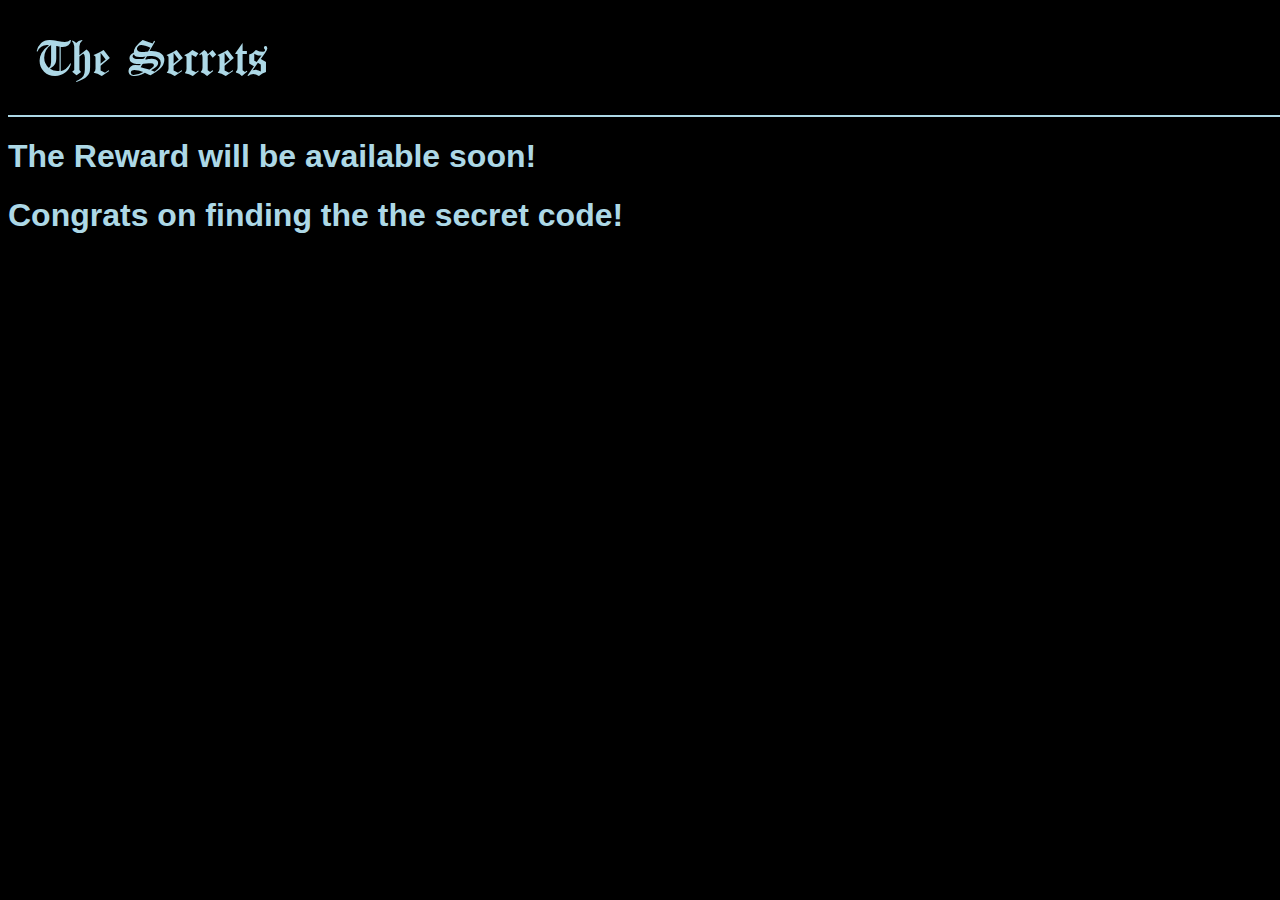
<file: A7bX2rT9zL8mQ4vYpRkH.html>
<!DOCTYPE html>
<html lang="en">
<head>
	<meta charset="UTF-8">
	<meta name="viewport" content="width=device-width, initial-scale=1.0">
	<title>Secret | MAOA</title>
	<link rel="stylesheet" href="style.css">
</head>

<!-- Google tag (gtag.js) -->
<script async src="https://www.googletagmanager.com/gtag/js?id=G-X8RGWZRRQ8"></script>
<script>
  window.dataLayer = window.dataLayer || [];
  function gtag(){dataLayer.push(arguments);}
  gtag('js', new Date());

  gtag('config', 'G-X8RGWZRRQ8');
</script>

<body class="outB">
	<header class="out">
        <a href="secret.html">The Secrets</a>
        <a href="riddle.html" class="un">Riddle</a>
    </header>
	<div class="riddle">
		<h1>The Reward will be available soon!</h1>
		<h1>Congrats on finding the the secret code!</h1>
	</div>
</body>
</html>
</file>
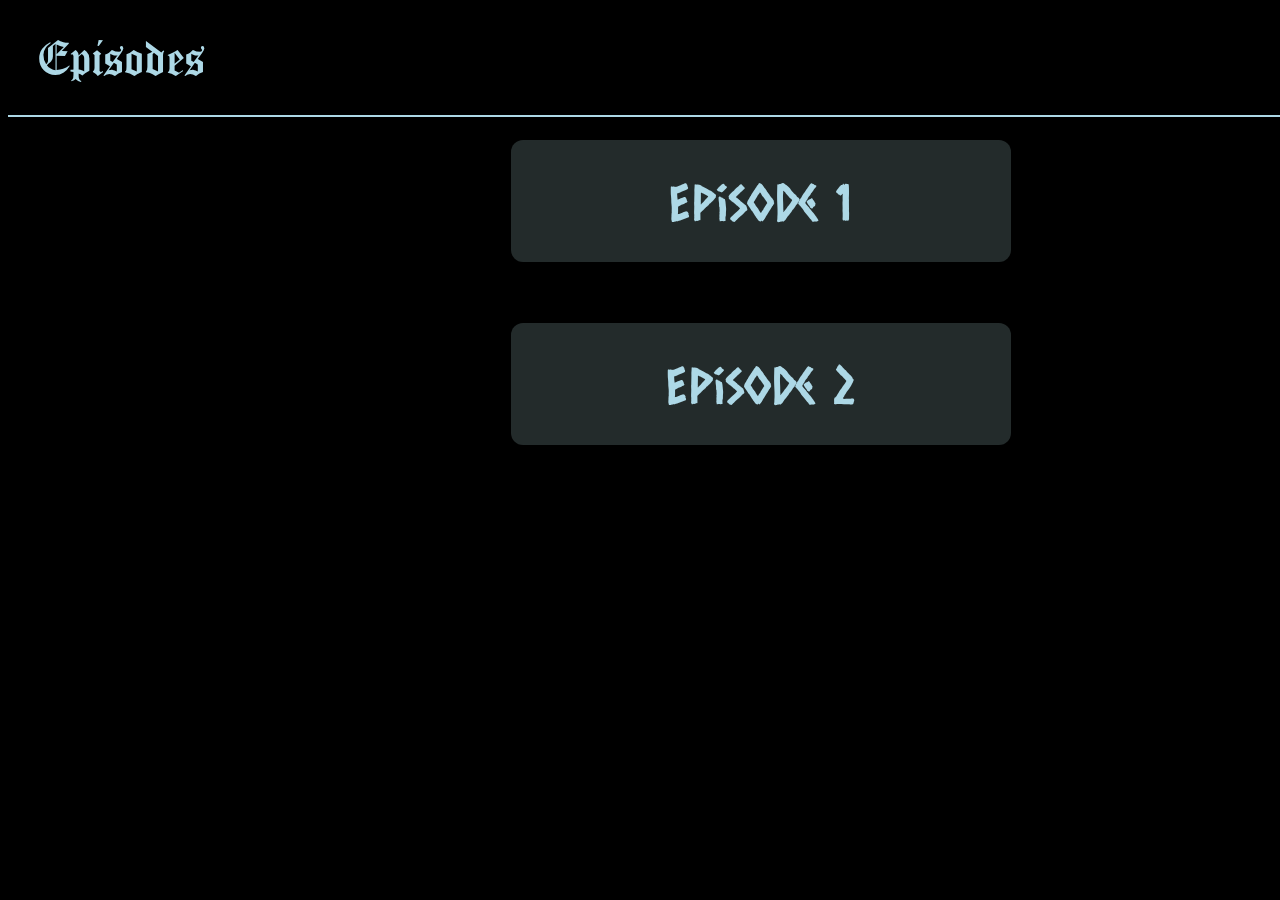
<file: episodes.html>
<!DOCTYPE html>
<html lang="en">
<head>
    <meta charset="UTF-8">
    <meta name="viewport" content="width=device-width, initial-scale=1.0">
    <title>Episodes | MAOA</title>
    <link rel="stylesheet" href="style.css">
</head>
<body class="outBE">
    <header class="outE">
        <a href="episodes.html">Episodes</a>
        <a href="index.html" class="un">Home</a>
    </header>
    <div class="container">
        <ul>
            <li>
                <a href="episodes/episode1.html"><button>Episode 1</button></a>
            </li>
                <br>
                <br>
                <br>
            <li>
                <a href="episodes/episode2.html"><button>Episode 2</button></a>
            </li>
        </ul>
    </div>
</body>
</html>
</file>
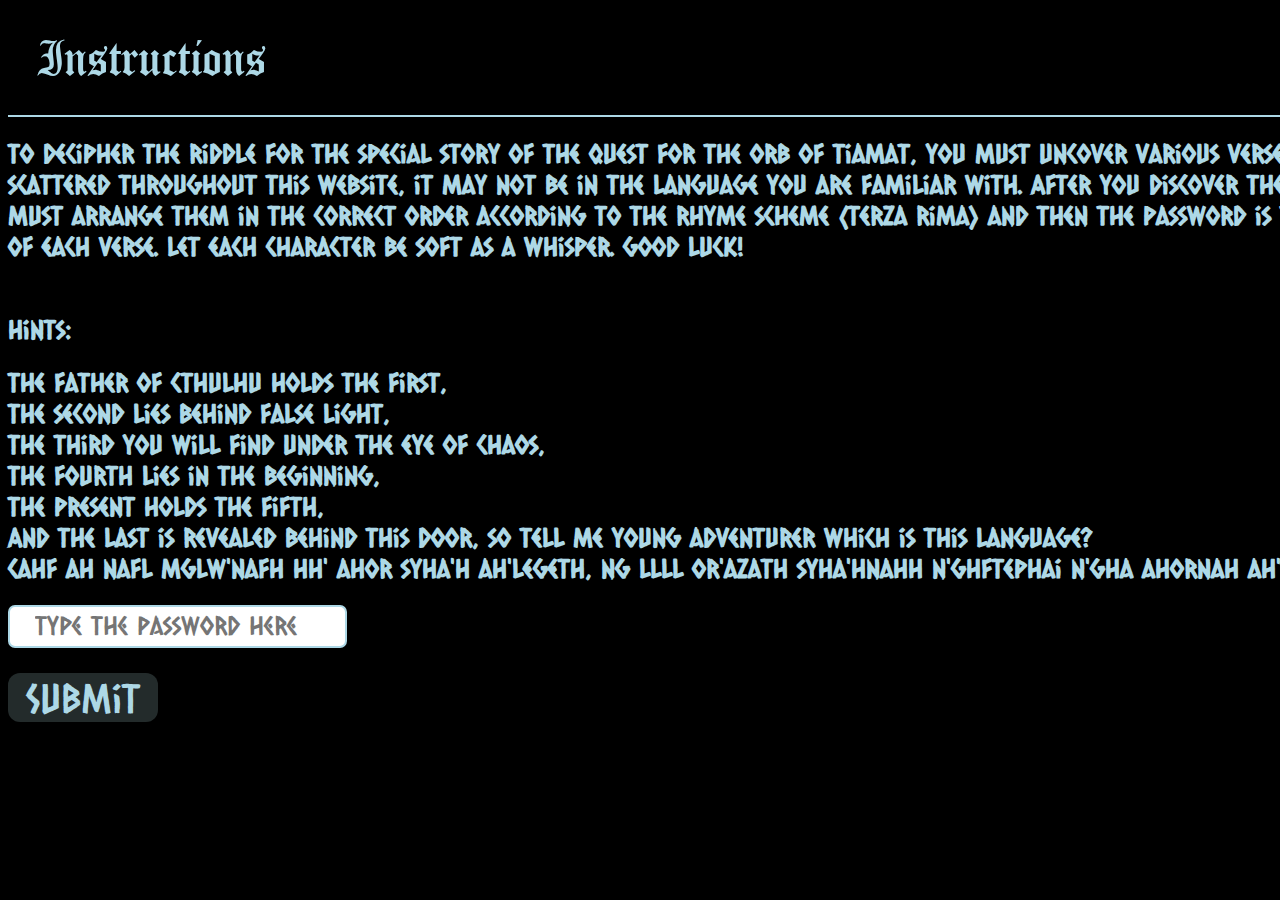
<file: Instructions.html>
<!DOCTYPE html>
<html lang="en">
<head>
	<meta charset="UTF-8">
	<meta name="viewport" content="width=device-width, initial-scale=1.0">
	<title>Instructions | MAOA</title>
	<link rel="stylesheet" href="style.css">
</head>

<!-- Google tag (gtag.js) -->
<script async src="https://www.googletagmanager.com/gtag/js?id=G-X8RGWZRRQ8"></script>
<script>
  window.dataLayer = window.dataLayer || [];
  function gtag(){dataLayer.push(arguments);}
  gtag('js', new Date());

  gtag('config', 'G-X8RGWZRRQ8');
</script>

<body class="outB">
	<header class="out">
        <a href="Instructions.html">Instructions</a>
        <a href="riddle.html" class="un">Riddle</a>
    </header>
	<div class="riddle">
		<h2>To decipher the riddle for the special story of the quest for the orb of Tiamat, you must uncover various verses of the poem scattered throughout this website, it may not be in the language you are familiar with. After you discover the verses, you must arrange them in the correct order according to the rhyme scheme (terza rima) and then the password is the first letter of each verse. Let each character be soft as a whisper. Good Luck!</h>
		<br>
		<br>
		<h2>Hints:</h2>
		<h2>
			The father of cthulhu holds the first, <br/>
			The second lies behind false light,<br/>
			The third you will find under the eye of chaos,<br/>
			The fourth lies in the beginning,<br/>
			The present holds the fifth,<br/>
			And the last is revealed behind this door, so tell me young adventurer which is this language?<br/>
			Cahf ah nafl mglw'nafh hh' ahor syha'h ah'legeth, ng llll or'azath syha'hnahh n'ghftephai n'gha ahornah ah'mglw'nafh <br/>
		</h2>
        <input id="password" placeholder="Type the password here">
        <br />
		<div class="container">
			
		</div>
        <a href="#errorMsg"><button onclick="checkPassword()" class="form">Submit</button></a>
        <p id="errorMsg"></p>
		<script>
			function hashPassword(password) {
				return btoa(password);
			}
		
			function checkPassword() {
				const password = document.getElementById("password").value;
				const hashedPassword = hashPassword(password);
		
				// Hashes of the two valid passwords
				const validHashes = [
					"cmx5ZWhpYW4=",
					"cidseWVoaWFu"
				];
		
				if (validHashes.includes(hashedPassword)) {
					document.getElementById("errorMsg").innerHTML = "like r'luhhor ot neither bthnkor nor wood ";
				} else {
					document.getElementById("errorMsg").innerHTML = "Uh-oh! That password's not quite right. Give it another shot, and you might just find the hidden part!";
				}
			}
		</script>
	</div>
</body>
</html>
</file>
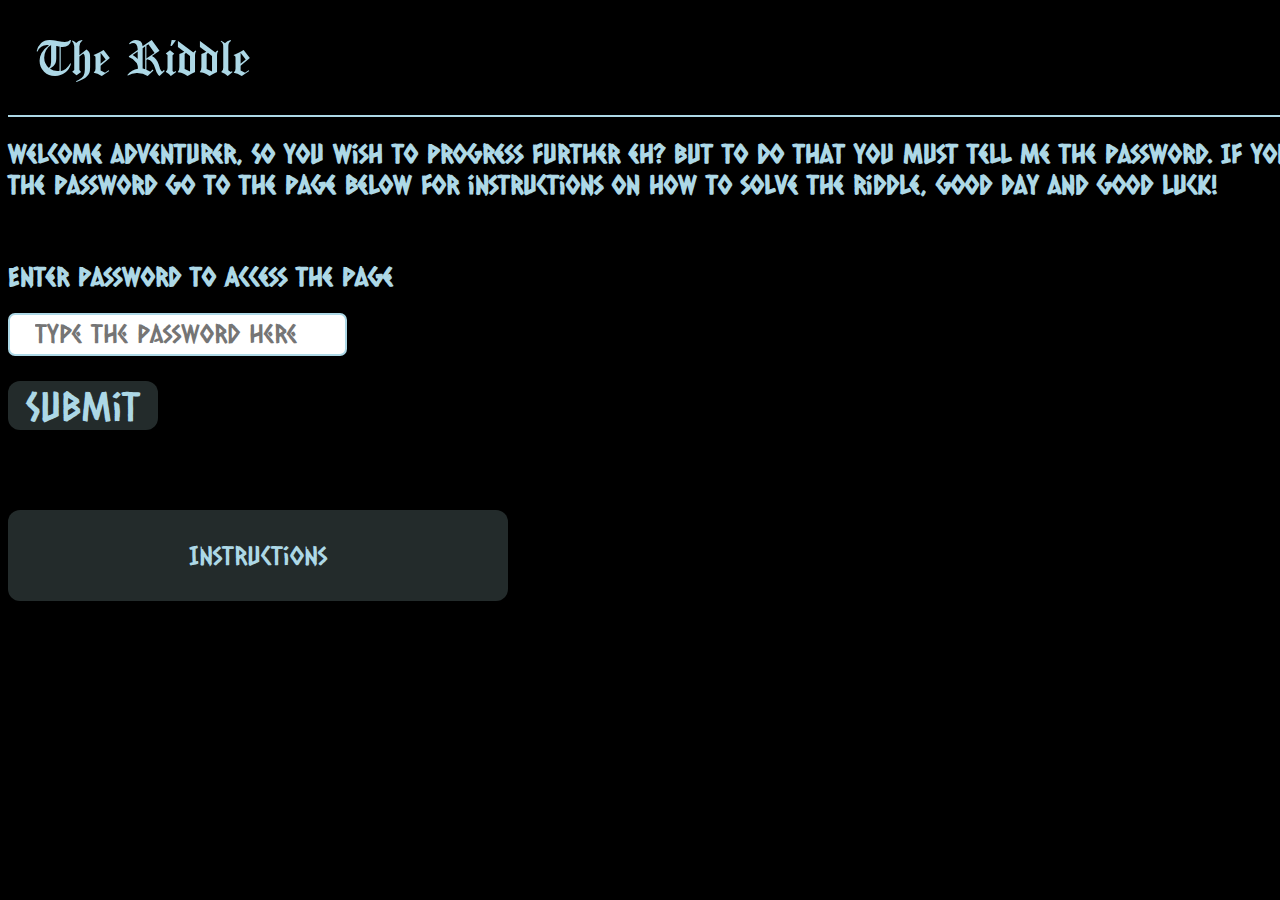
<file: riddle.html>
<!DOCTYPE html>
<html lang="en">
<head>
    <meta charset="UTF-8">
    <meta name="viewport" content="width=device-width, initial-scale=1.0">
    <title>The Riddle | MAOA</title> 
    <link rel="stylesheet" href="style.css">
</head>
<body class="outB">
    <header class="out">
        <a href="riddle.html">The Riddle</a>
        <a href="index.html" class="un">Home</a>
    </header>
    <div class="riddle">
        <h2>Welcome adventurer,
            So you wish to progress further eh? But to do that you must tell me the password.
            If you wish to find the password go to the page below for instructions on how to solve the riddle,
            Good day and good luck!</h2>
        <br>
        <h2>Enter Password to Access the Page</h2>
        <input id="password" placeholder="Type the password here">
        <br />
        <button onclick="checkPassword()" class="form">Submit</button>
        <p id="errorMsg"></p>
        <br>
        <br>
        <div class="container">
            <a href="Instructions.html"><button>Instructions</button></a>
        </div>

        <script>
            function hashPassword(password) {
                return btoa(password);
            }
        
            function checkPassword() {
                const password = document.getElementById("password").value;
                const hashedPassword = hashPassword(password);
                const correctHashedPassword = "dmVyZ2ls";
                // You Cannot Find the Password here if you are dumb. Think :)
                if (hashedPassword === correctHashedPassword) {
                    window.location.href = "A7bX2rT9zL8mQ4vYpRkH.html";
                } else {
                    document.getElementById("errorMsg").textContent = "Uh-oh! That password's not quite right. Give it another shot, and you might just find the hidden part!";
                }
            }
        </script>
        
    </div>
</body>
</html>
</file>
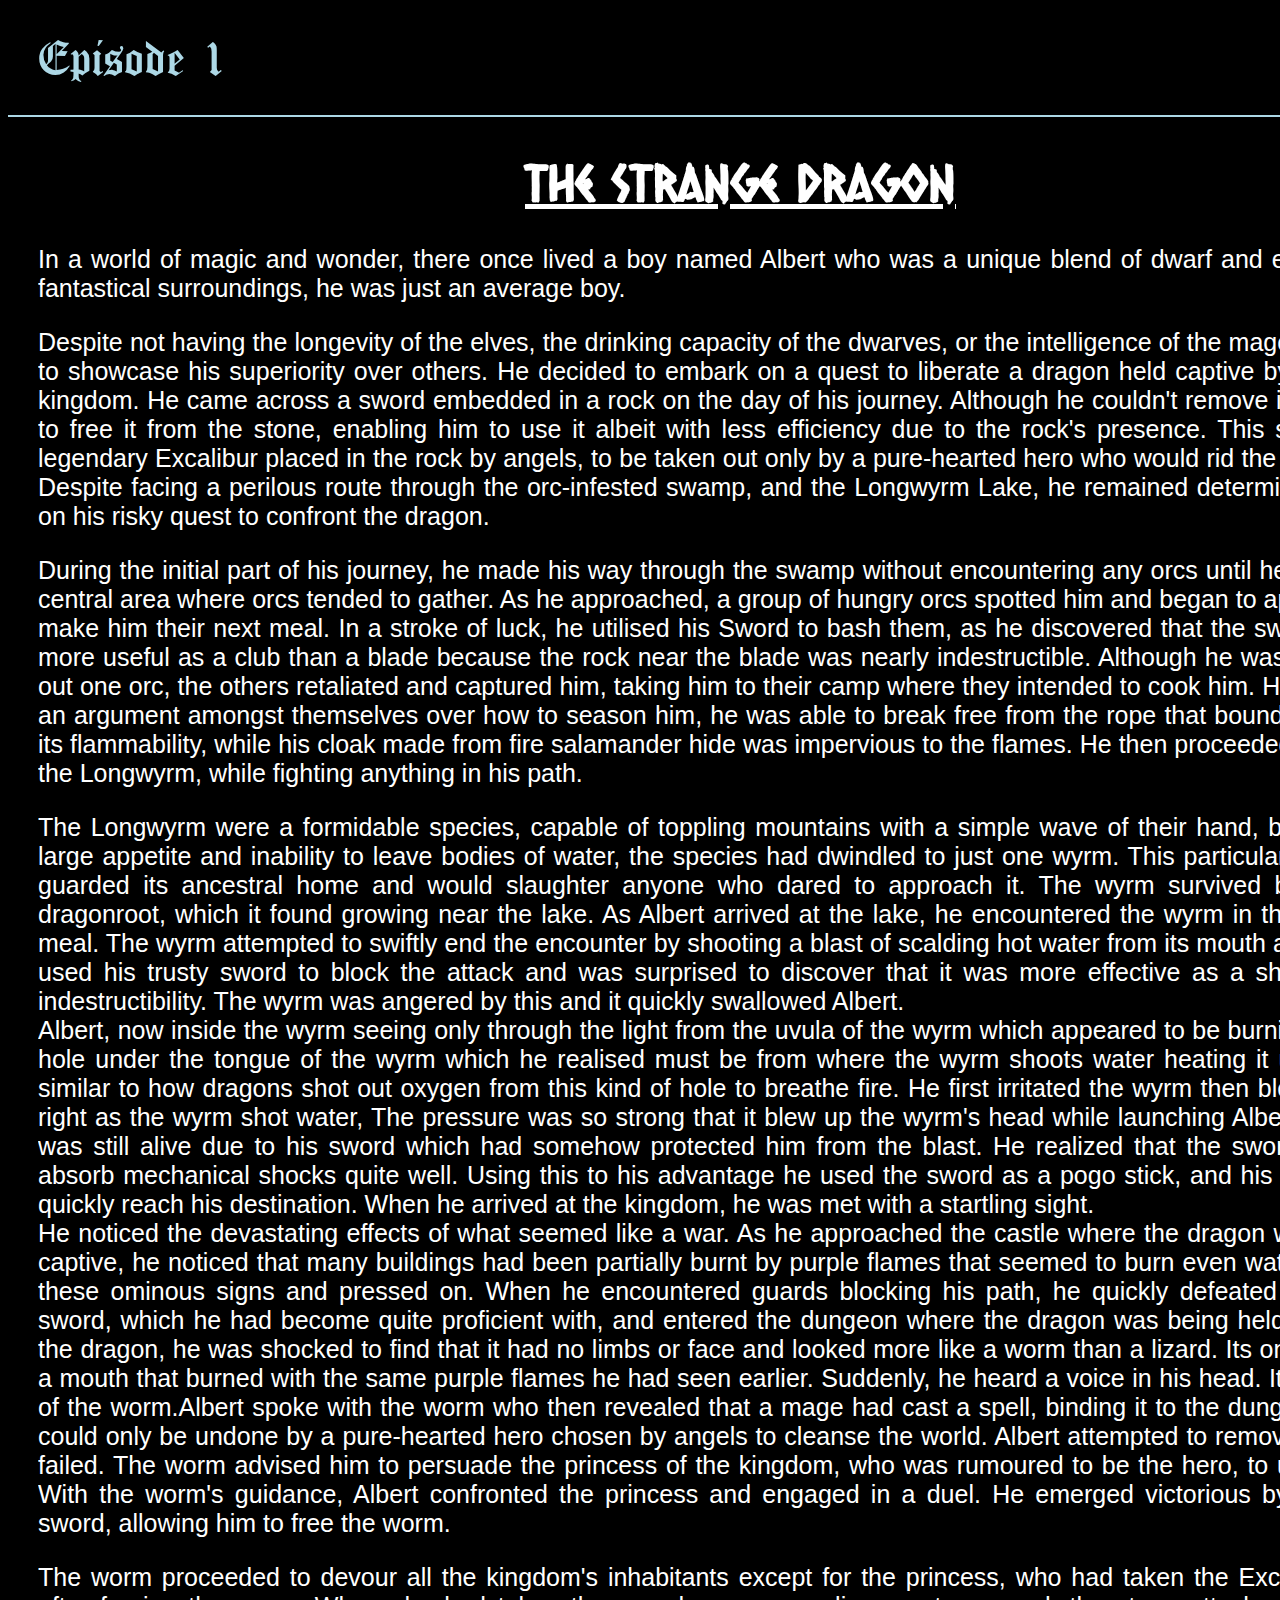
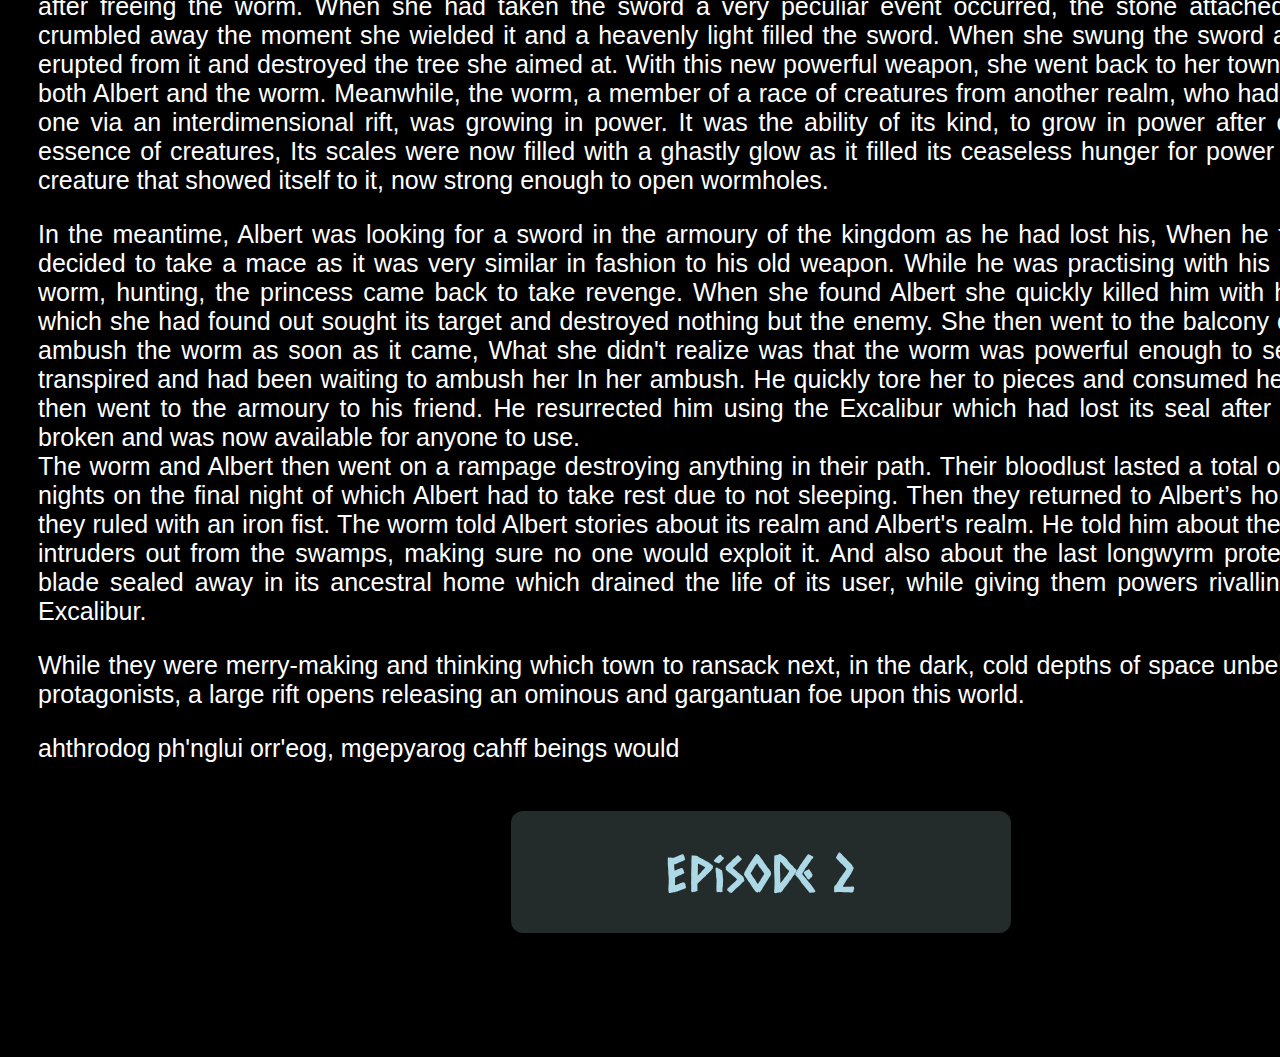
<file: episodes/episode1.html>
<!DOCTYPE html>
<html lang="en">
<head>
    <meta charset="UTF-8">
    <meta name="viewport" content="width=device-width, initial-scale=1.0">
    <title>Episode 1 | MAOA</title>
    <link rel="stylesheet" href="../style.css">
    <style>
        *{
            overflow-x: hidden;
        }
    </style>
</head>
<body class="outB"> 
    <header class="out">
        <a href="episode1.html">Episode 1</a>
        <a href="../episodes.html" class="un">Episodes</a>
    </header>
    <div class="episode">
        <h1>The Strange Dragon</h1>
        <p>In a world of magic and wonder, there once lived a boy named Albert who was a unique blend of dwarf and elf. Despite the fantastical surroundings, he was just an average boy.</p>
        <p>Despite not having the longevity of the elves, the drinking capacity of the dwarves, or the intelligence of the mages, he yearned to showcase his superiority over others.
            He decided to embark on a quest to liberate a dragon held captive by a malevolent kingdom.
            He came across a sword embedded in a rock on the day of his journey. Although he couldn't remove it, he managed to free it from the stone, enabling him to use it albeit with less efficiency due to the rock's presence. This sword was the legendary Excalibur placed in the rock by angels, to be taken out only by a pure-hearted hero who would rid the land of its evil.
            Despite facing a perilous route through the orc-infested swamp, and the Longwyrm Lake, he remained determined to embark on his risky quest to confront the dragon.
        </p>
        <p>During the initial part of his journey, he made his way through the swamp without encountering any orcs until he arrived at the central area where orcs tended to gather. As he approached, a group of hungry orcs spotted him and began to approach him to make him their next meal. In a stroke of luck, he utilised his Sword to bash them, as he discovered that the sword was much more useful as a club than a blade because the rock near the blade was nearly indestructible. Although he was able to knock out one orc, the others retaliated and captured him, taking him to their camp where they intended to cook him. However, during an argument amongst themselves over how to season him, he was able to break free from the rope that bound him thanks to its flammability, while his cloak made from fire salamander hide was impervious to the flames. He then proceeded to the lake of the Longwyrm, while fighting anything in his path.
        </p>
        <p>The Longwyrm were a formidable species, capable of toppling mountains with a simple wave of their hand, but due to their large appetite and inability to leave bodies of water, the species had dwindled to just one wyrm. This particular wyrm fiercely guarded its ancestral home and would slaughter anyone who dared to approach it. The wyrm survived by feasting on dragonroot, which it found growing near the lake. As Albert arrived at the lake, he encountered the wyrm in the middle of its meal. The wyrm attempted to swiftly end the encounter by shooting a blast of scalding hot water from its mouth at Albert. Albert used his trusty sword to block the attack and was surprised to discover that it was more effective as a shield due to its indestructibility. The wyrm was angered by this and it quickly swallowed Albert. <br> Albert, now inside the wyrm seeing only through the light from the uvula of the wyrm which appeared to be burning, saw a little hole under the tongue of the wyrm which he realised must be from where the wyrm shoots water heating it using its uvula similar to how dragons shot out oxygen from this kind of hole to breathe fire. He first irritated the wyrm then blocked the hole right as the wyrm shot water, The pressure was so strong that it blew up the wyrm's head while launching Albert upwards, he was still alive due to his sword which had somehow protected him from the blast. He realized that the sword was able to absorb mechanical shocks quite well. Using this to his advantage he used the sword as a pogo stick, and his momentum, to quickly reach his destination. When he arrived at the kingdom, he was met with a startling sight. <br> He noticed the devastating effects of what seemed like a war. As he approached the castle where the dragon was being held captive, he noticed that many buildings had been partially burnt by purple flames that seemed to burn even water. He ignored these ominous signs and pressed on. When he encountered guards blocking his path, he quickly defeated them with his sword, which he had become quite proficient with, and entered the dungeon where the dragon was being held. Upon seeing the dragon, he was shocked to find that it had no limbs or face and looked more like a worm than a lizard. Its only feature was a mouth that burned with the same purple flames he had seen earlier. Suddenly, he heard a voice in his head. It was the voice of the worm.Albert spoke with the worm who then revealed that a mage had cast a spell, binding it to the dungeon. The spell could only be undone by a pure-hearted hero chosen by angels to cleanse the world. Albert attempted to remove the spell but failed. The worm advised him to persuade the princess of the kingdom, who was rumoured to be the hero, to undo the spell. With the worm's guidance, Albert confronted the princess and engaged in a duel. He emerged victorious by breaking her sword, allowing him to free the worm. </p>
        <p>The worm proceeded to devour all the kingdom's inhabitants except for the princess, who had taken the Excalibur and fled after freeing the worm. When she had taken the sword a very peculiar event occurred, the stone attached to the sword crumbled away the moment she wielded it and a heavenly light filled the sword.  When she swung the sword a beam of light erupted from it and destroyed the tree she aimed at. With this new powerful weapon, she went back to her town, wishing to kill both Albert and the worm. Meanwhile, the worm, a member of a race of creatures from another realm, who had come into this one via an interdimensional rift, was growing in power. It was the ability of its kind, to grow in power after consuming the essence of creatures, Its scales were now filled with a ghastly glow as it filled its ceaseless hunger for power with any living creature that showed itself to it, now strong enough to open wormholes.</p>
        <p>In the meantime, Albert was looking for a sword in the armoury of the kingdom as he had lost his, When he found none he decided to take a mace as it was very similar in fashion to his old weapon. While he was practising with his mace, and the worm, hunting, the princess came back to take revenge. When she found Albert she quickly killed him with her new sword which she had found out sought its target and destroyed nothing but the enemy. She then went to the balcony of the castle to ambush the worm as soon as it came, What she didn't realize was that the worm was powerful enough to sense what had transpired and had been waiting to ambush her In her ambush. He quickly tore her to pieces and consumed her essence and then went to the armoury to his friend. He resurrected him using the Excalibur which had lost its seal after the stone was broken and was now available for anyone to use. <br> The worm and Albert then went on a rampage destroying anything in their path. Their bloodlust lasted a total of 3 days and 3 nights on the final night of which Albert had to take rest due to not sleeping. Then they returned to Albert’s hometown where they ruled with an iron fist. The worm told Albert stories about its realm and Albert's realm. He told him about the orcs who kept intruders out from the swamps, making sure no one would exploit it. And also about the last longwyrm protecting a cursed blade sealed away in its ancestral home which drained the life of its user, while giving them powers rivalling those of the Excalibur. </p>
        <p>While they were merry-making and thinking which town to ransack next, in the dark, cold depths of space unbeknownst to our protagonists, a large rift opens releasing an ominous and gargantuan foe upon this world. </p>
        <p>ahthrodog ph'nglui orr'eog, mgepyarog cahff beings would</p>
    </div>
    <div class="container">
        <ul>
            <li><a href="episode2.html"><button>Episode 2</button></a></li>
        </ul>
    </div>
    <div style="margin: 50px;"></div>
</body>
</html>
</file>
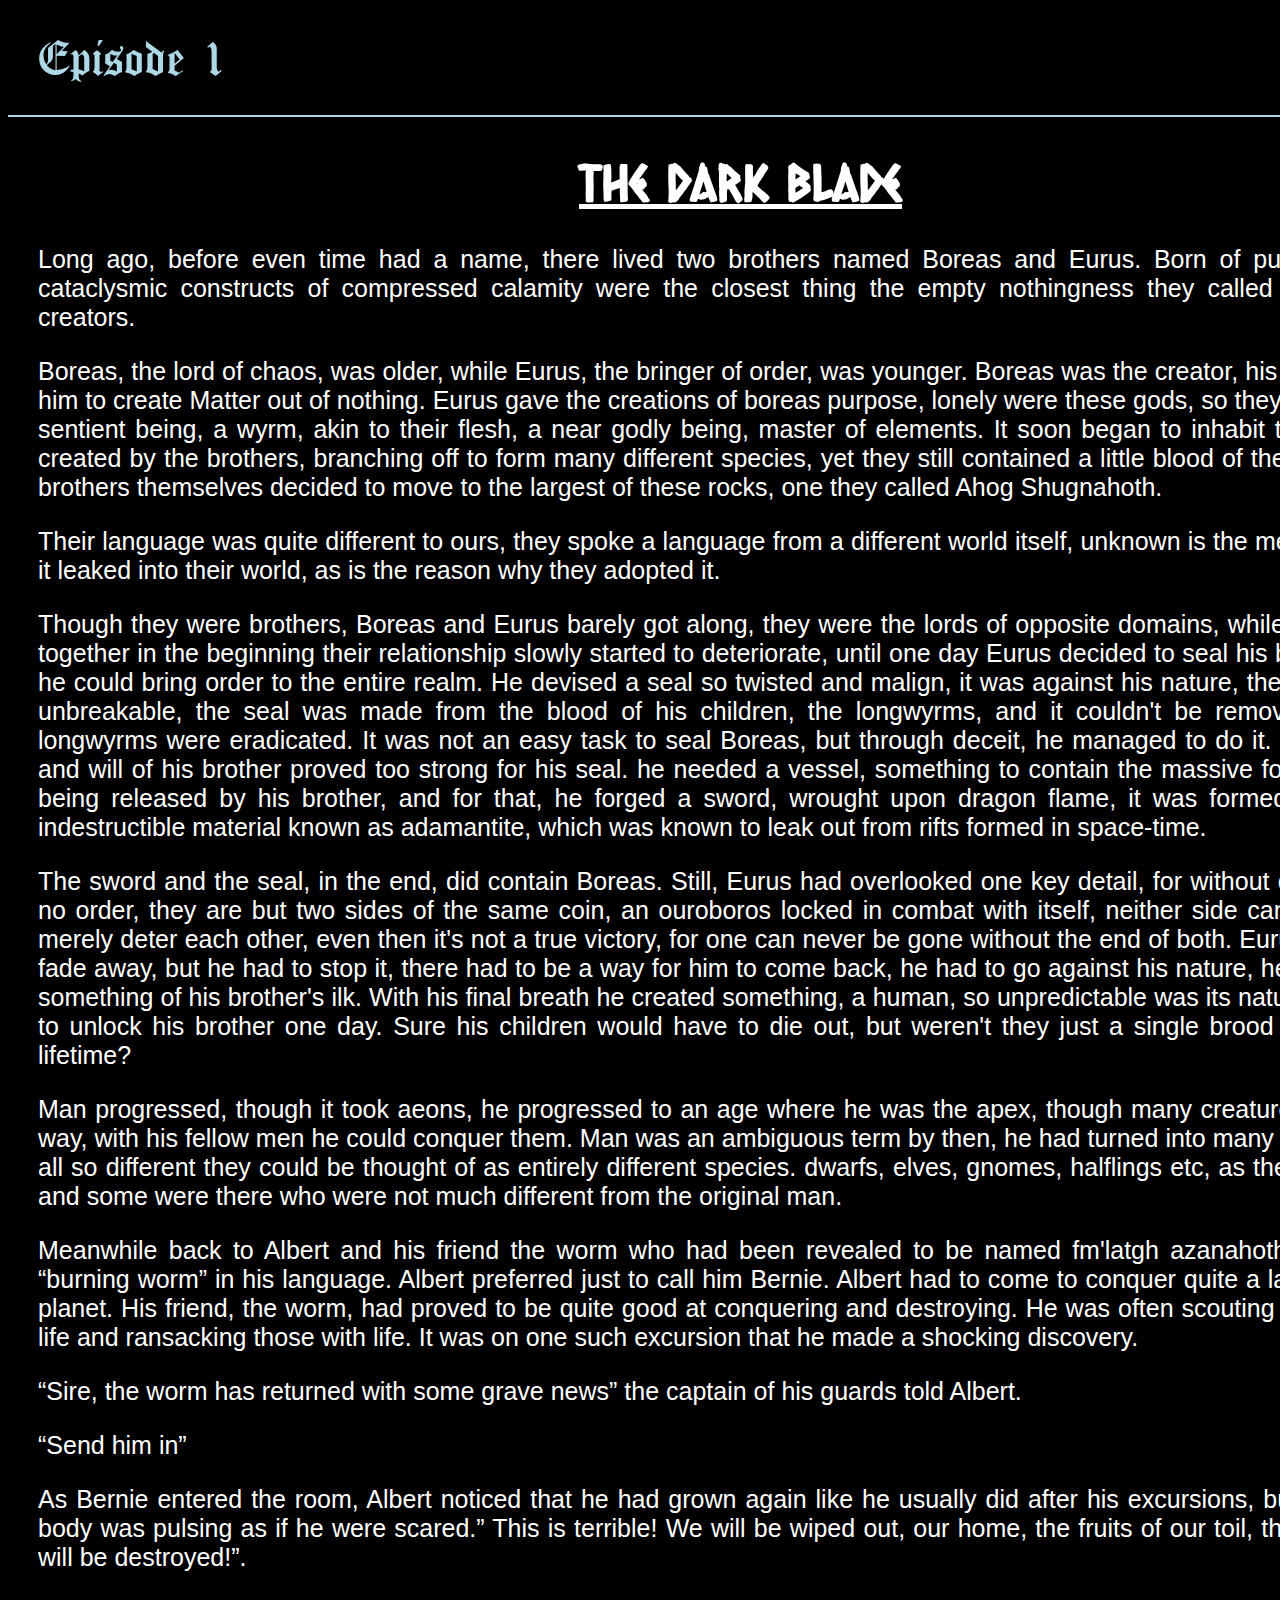
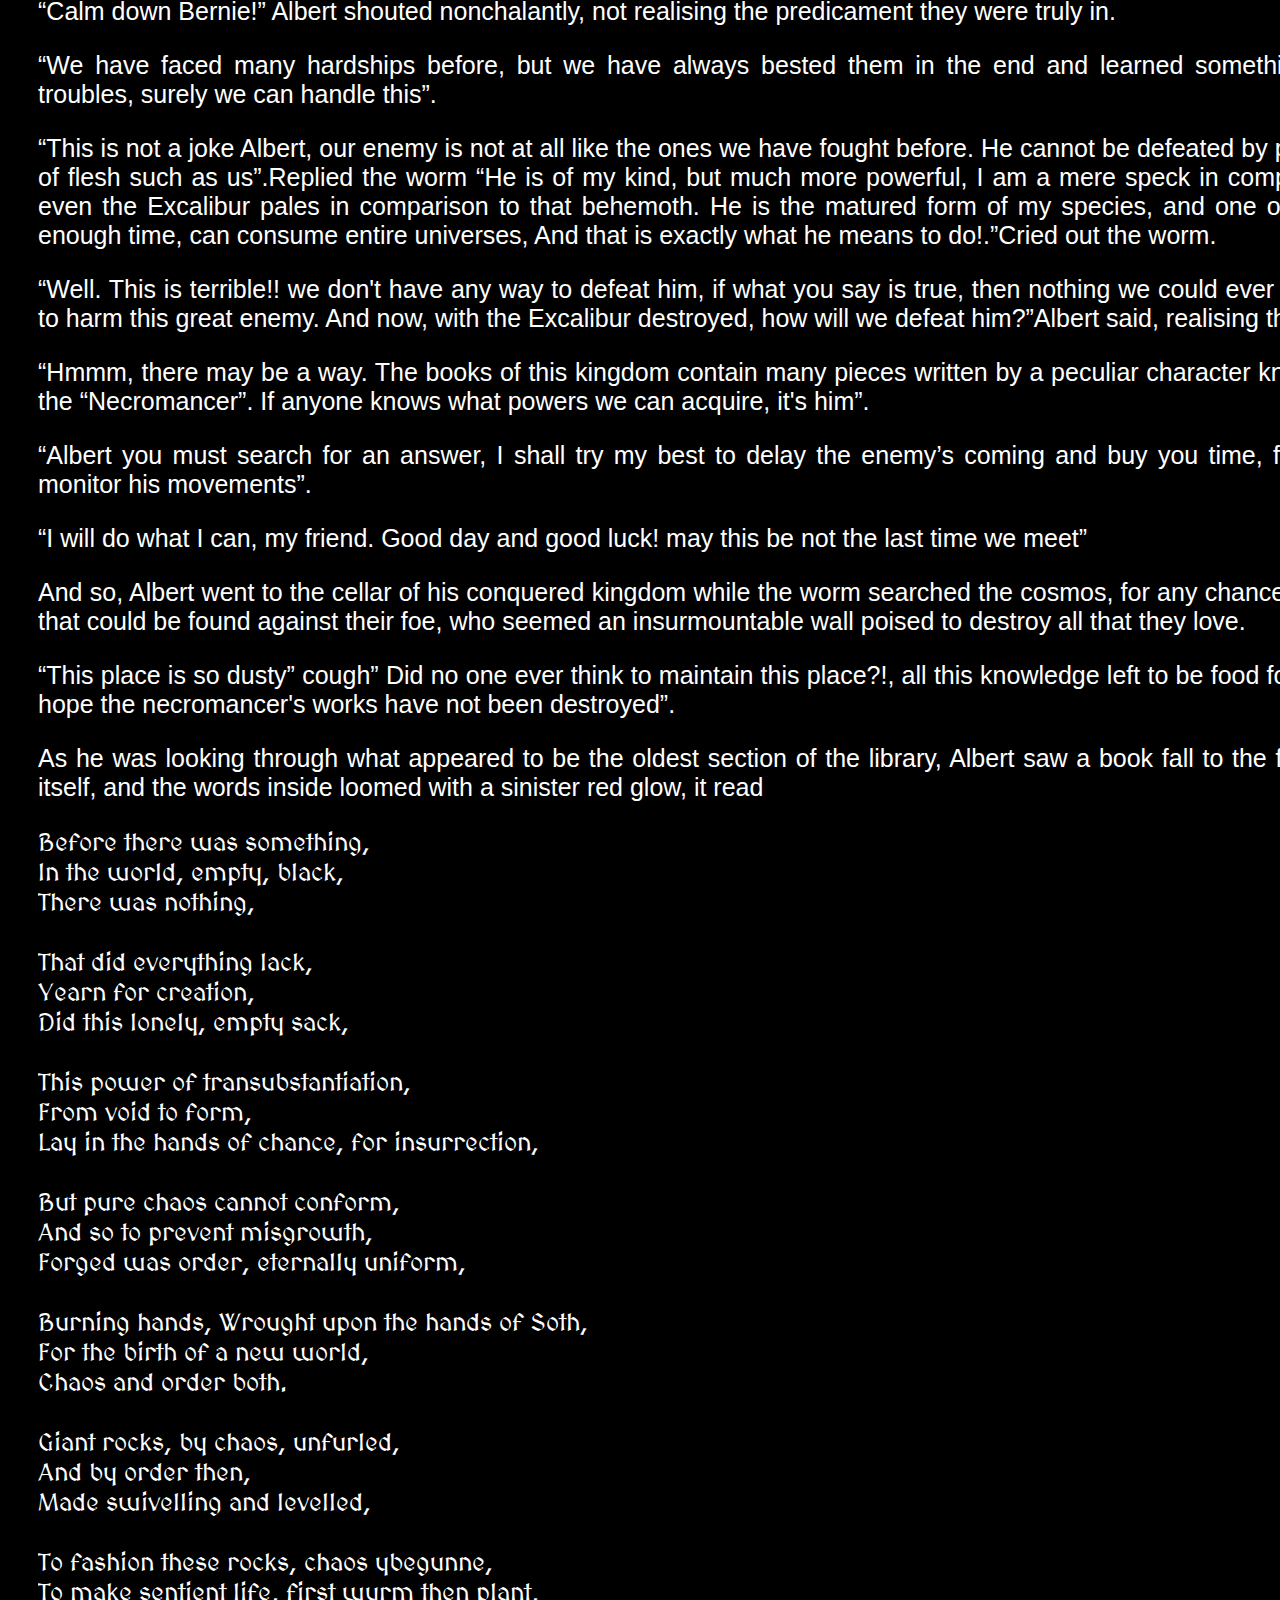
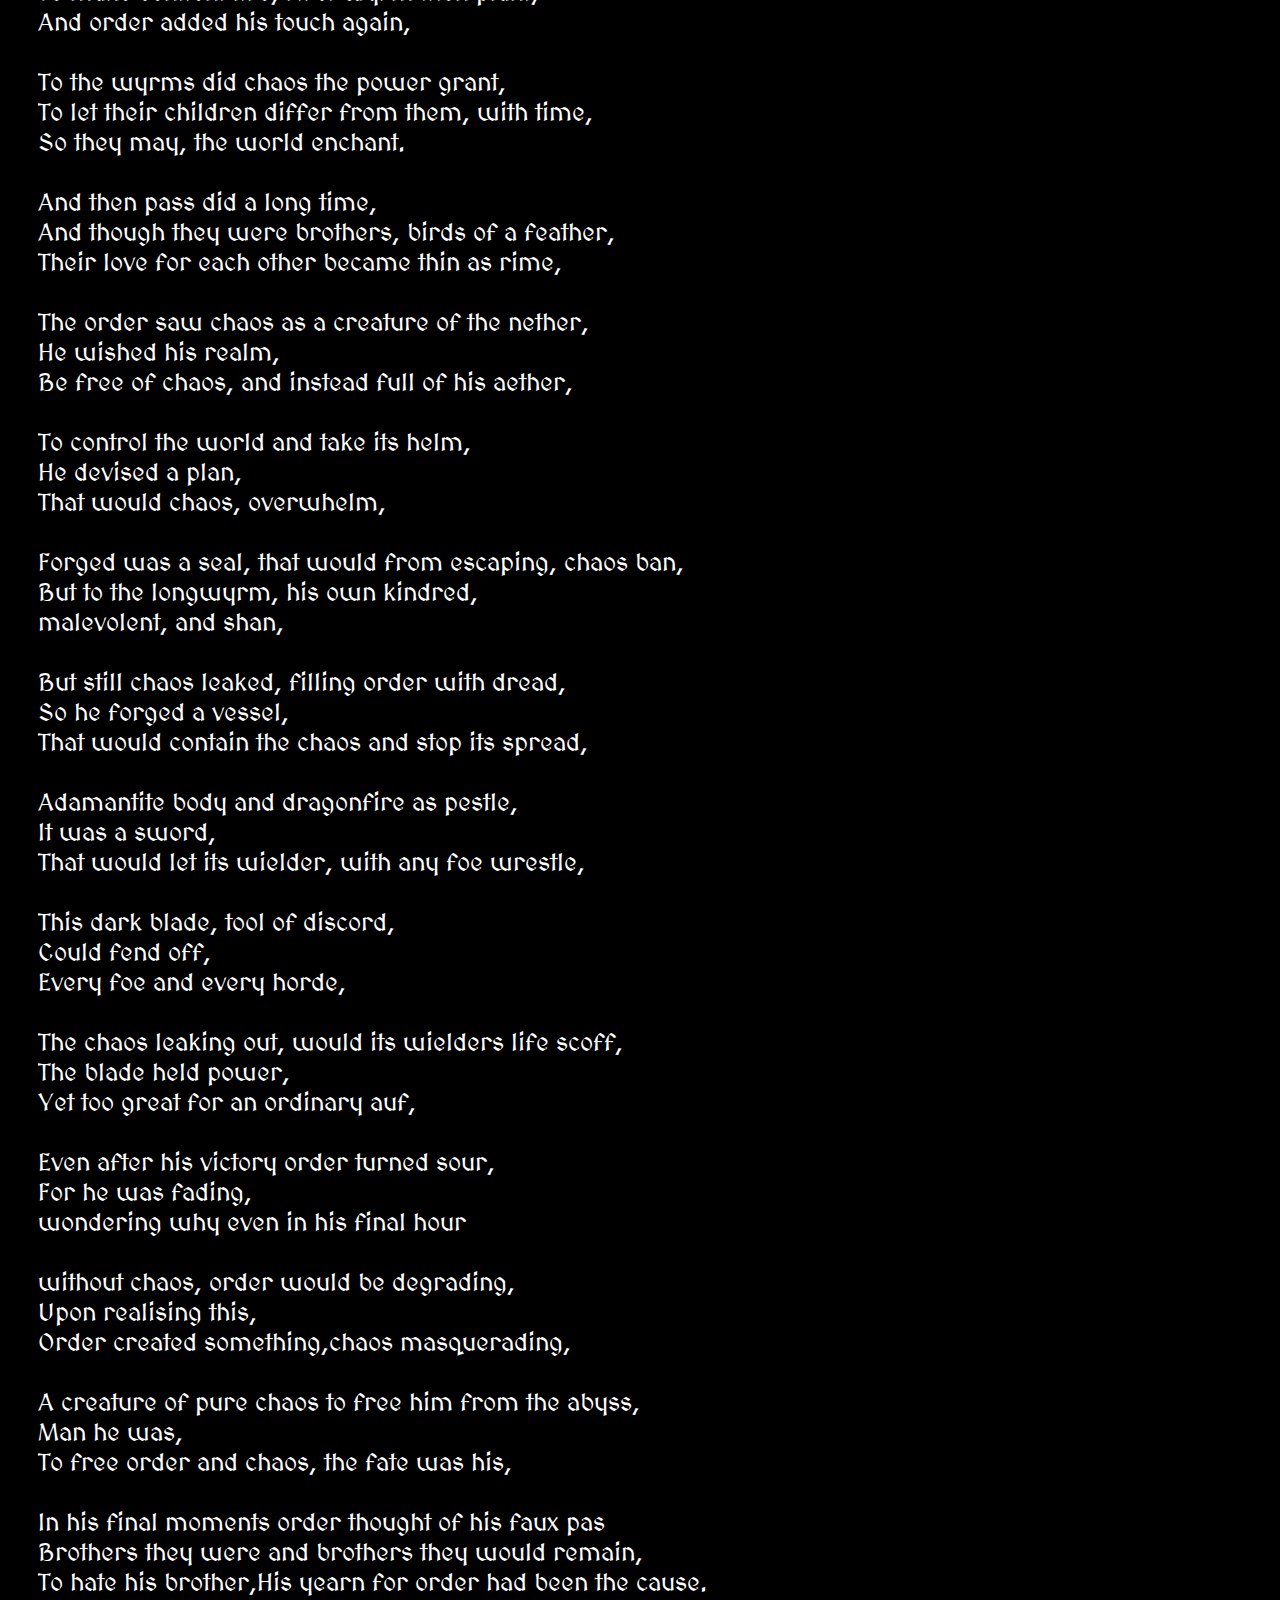
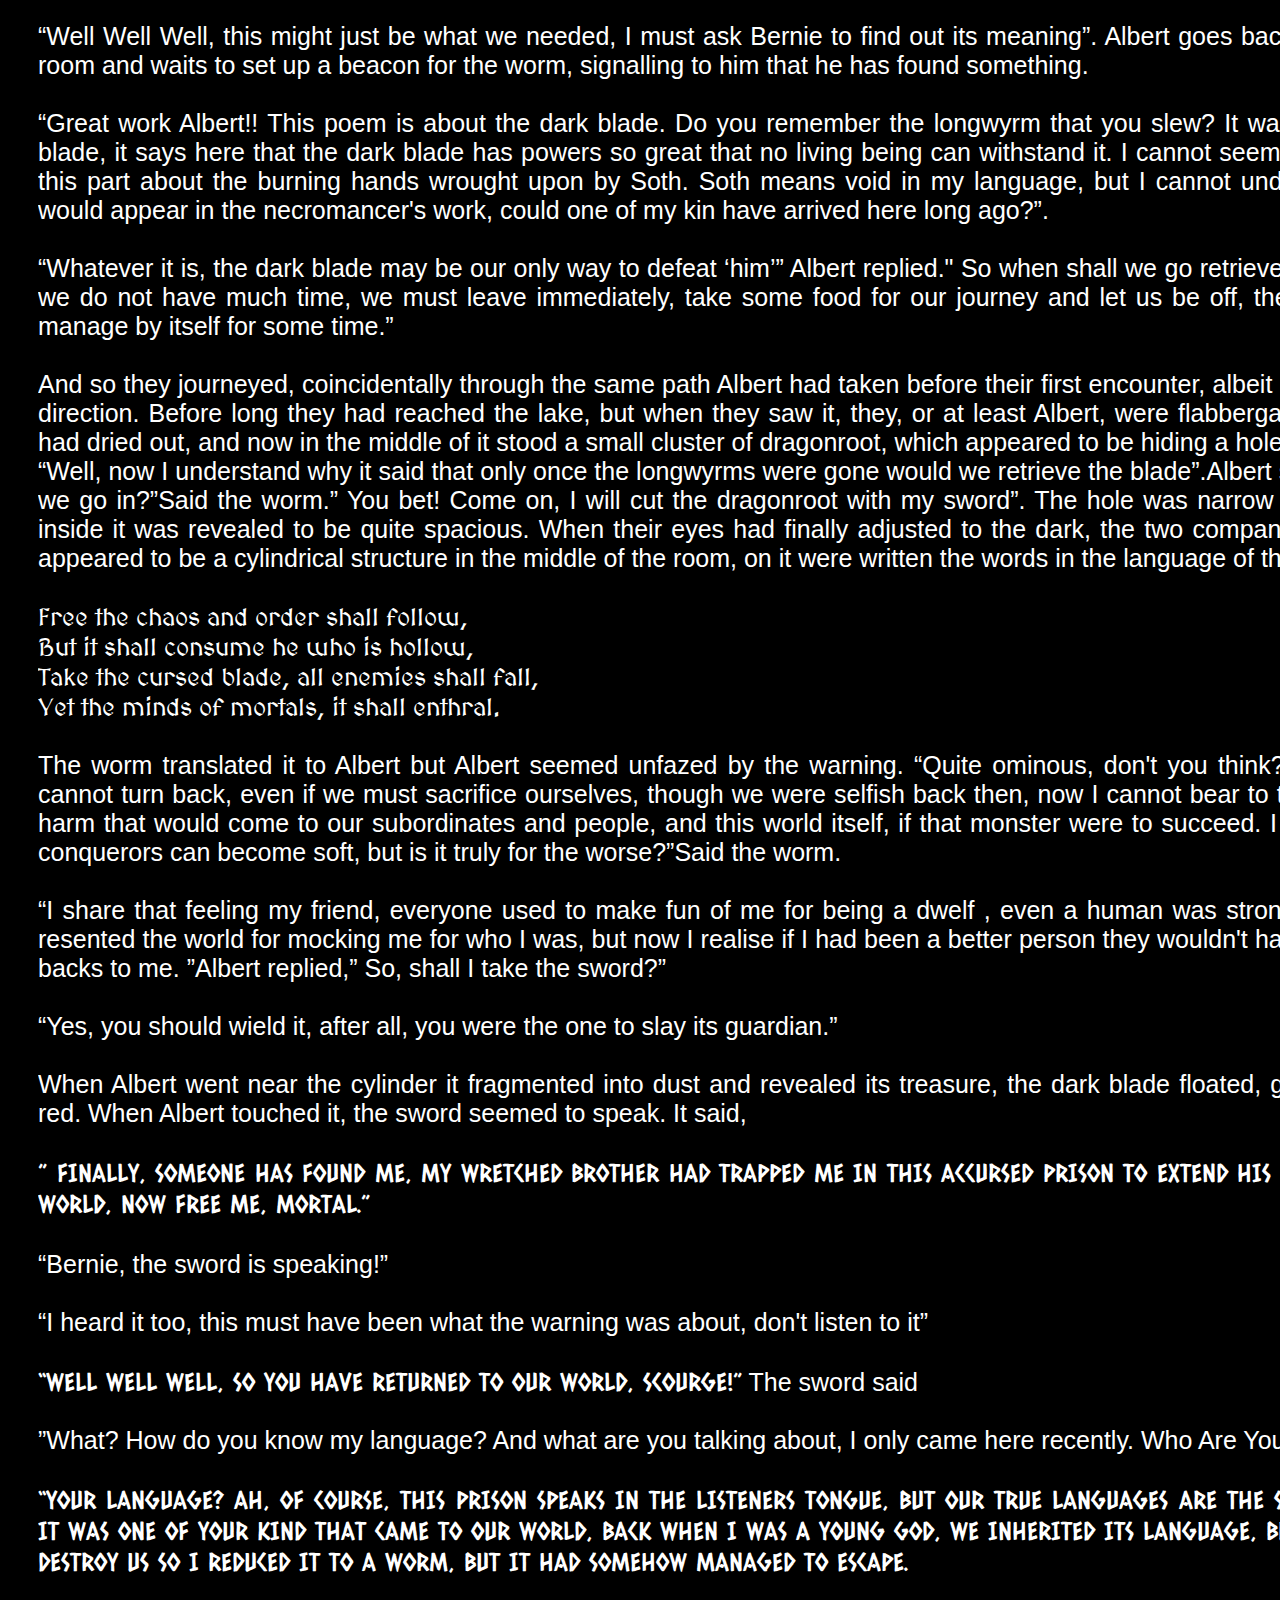
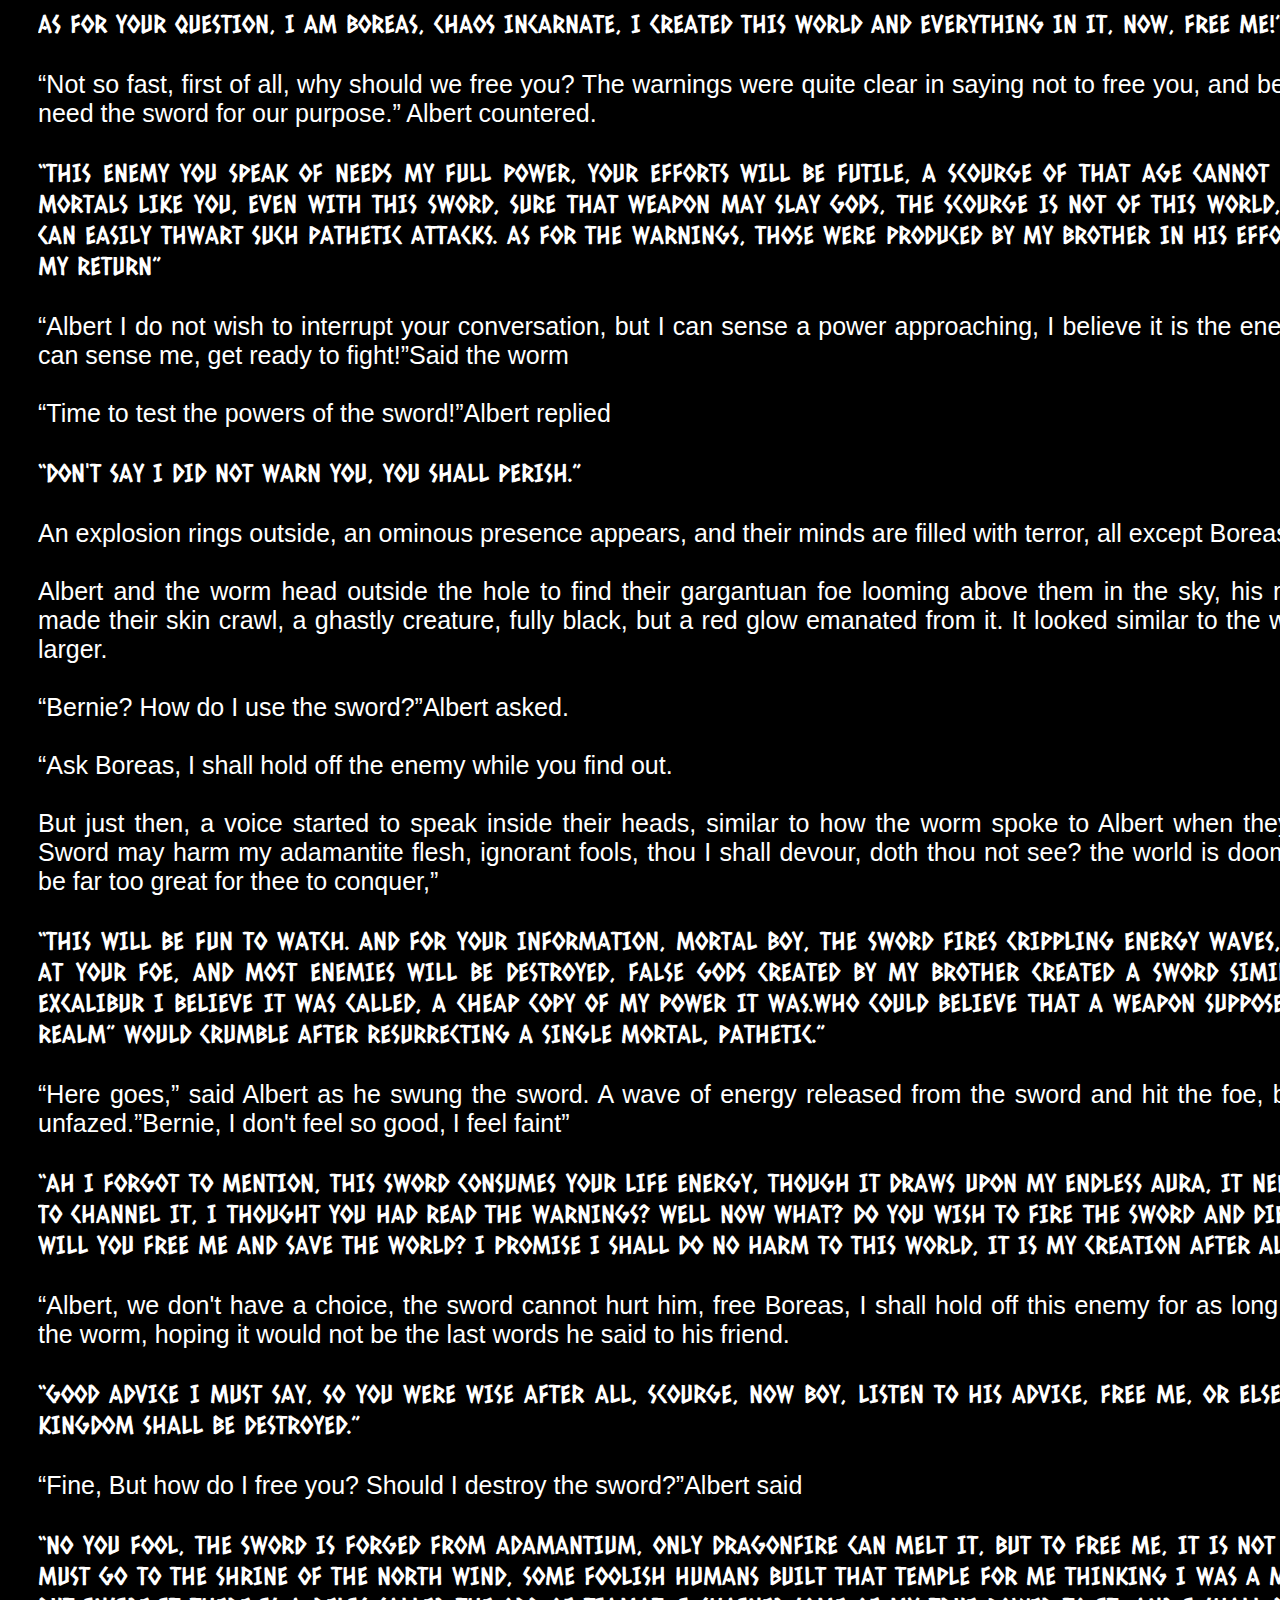
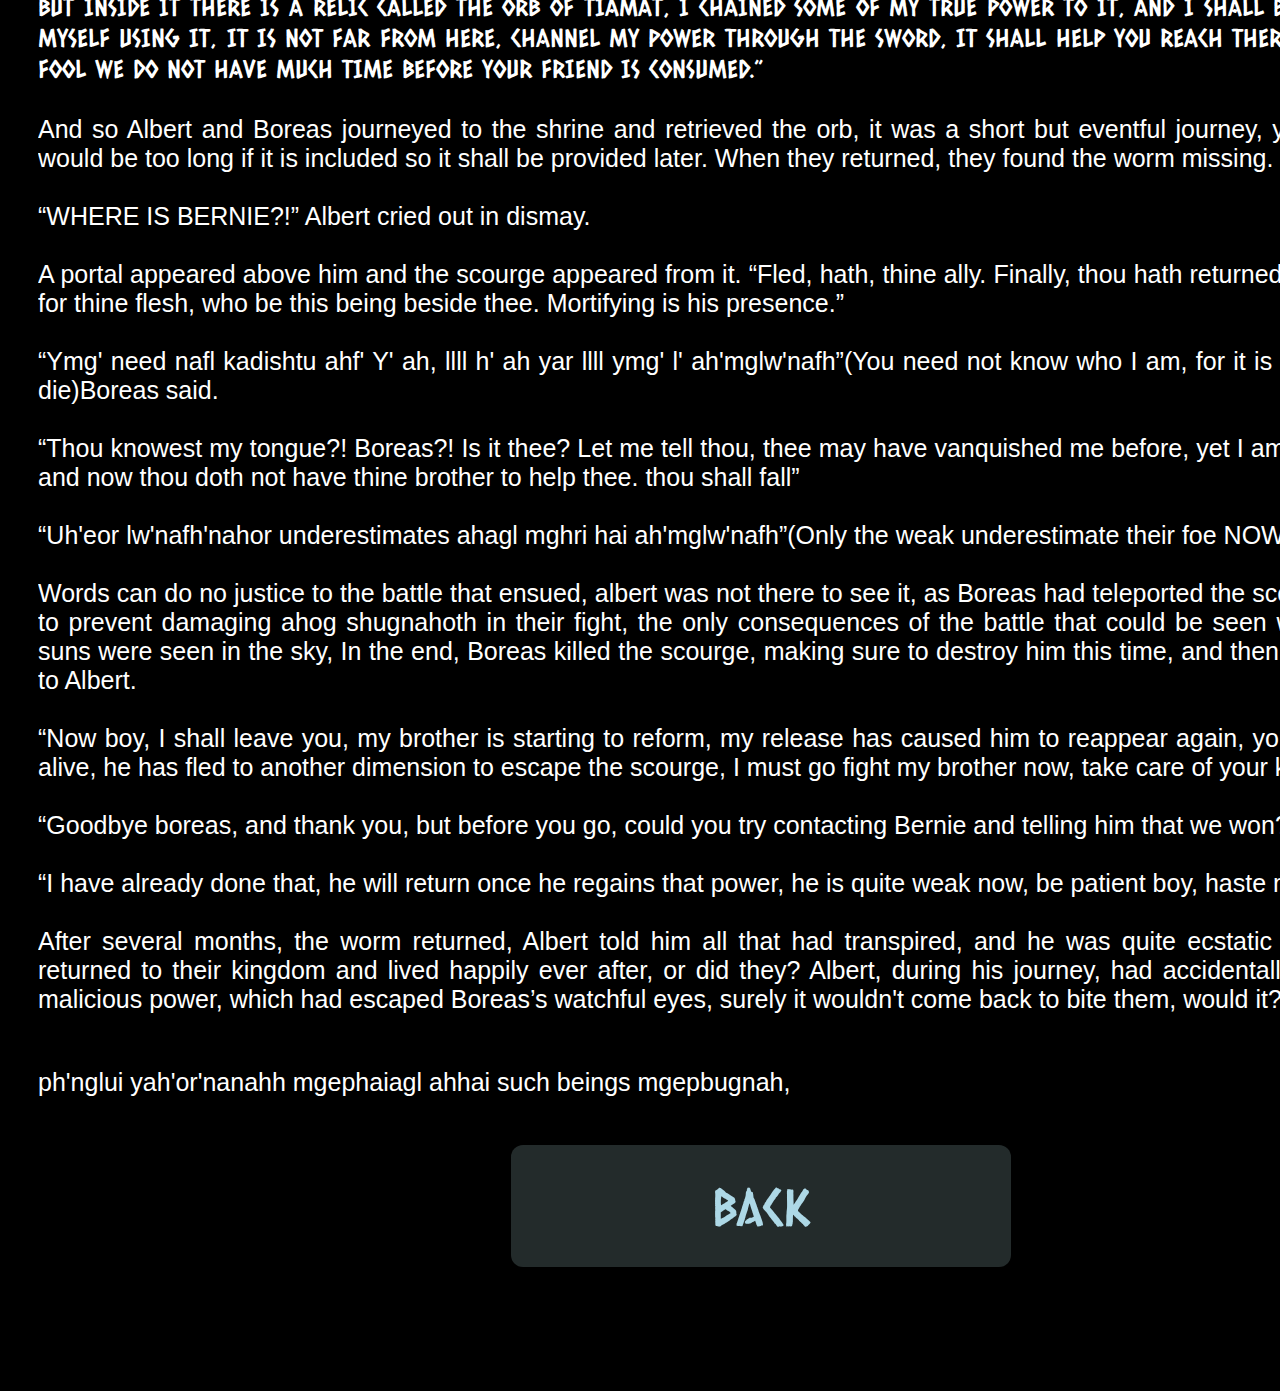
<file: episodes/episode2.html>
<!DOCTYPE html>
<html lang="en">
<head>
    <meta charset="UTF-8">
    <meta name="viewport" content="width=device-width, initial-scale=1.0">
    <title>Episode 1 | MAOA</title>
    <link rel="stylesheet" href="../style.css">
    <style>
        *{
            overflow-x: hidden;
        }
    </style>
</head>

<!-- Google tag (gtag.js) -->
<script async src="https://www.googletagmanager.com/gtag/js?id=G-X8RGWZRRQ8"></script>
<script>
  window.dataLayer = window.dataLayer || [];
  function gtag(){dataLayer.push(arguments);}
  gtag('js', new Date());

  gtag('config', 'G-X8RGWZRRQ8');
</script>

<body class="outB"> 
    <header class="out">
        <a href="episode1.html">Episode 1</a>
        <a href="../episodes.html" class="un">Episodes</a>
    </header>
    <div class="episode">
        <h1>The Dark Blade</h1>
        <p>Long ago, before even time had a name, there lived two brothers named Boreas and Eurus.
            Born of pure void, these cataclysmic constructs of compressed calamity were the closest thing the empty nothingness they called home had as creators.
        </p>
        <p>Boreas, the lord of chaos, was older, while Eurus, the bringer of order, was younger.
            Boreas was the creator, his chaos allowed him to create Matter out of nothing. Eurus gave the creations of boreas purpose, lonely were these gods, so they made another sentient being, a wyrm, akin to their flesh, a near godly being, master of elements. It soon began to inhabit the giant rocks created by the brothers, branching off to form many different species, yet they still contained a little blood of the brothers. The brothers themselves decided to move to the largest of these rocks, one they called Ahog Shugnahoth.
        </p>
        <p> Their language was quite different to ours, they spoke a language from a different world itself, unknown is the method by which it leaked into their world, as is the reason why they adopted it.
        </p>
        <p>Though they were brothers, Boreas and Eurus barely got along, they were the lords of opposite domains, while they did work together in the beginning their relationship slowly started to deteriorate, until one day Eurus decided to seal his brother, so that he could bring order to the entire realm. He devised a seal so twisted and malign, it was against his nature, the seal was nigh unbreakable, the seal was made from the blood of his children, the longwyrms, and it couldn't be removed, unless all longwyrms were eradicated. It was not an easy task to seal Boreas, but through deceit, he managed to do it. Yet, the power and will of his brother proved too strong for his seal. he needed a vessel, something to contain the massive forces that were being released by his brother, and for that, he forged a sword, wrought upon dragon flame, it was formed from a nigh-indestructible material known as adamantite, which was known to leak out from rifts formed in space-time.
        </p>
        <p>The sword and the seal, in the end, did contain Boreas. Still, Eurus had overlooked one key detail, for without chaos, there is no order, they are but two sides of the same coin, an ouroboros locked in combat with itself, neither side can win nor lose, merely deter each other, even then it's not a true victory, for one can never be gone without the end of both. Eurus saw himself fade away, but he had to stop it, there had to be a way for him to come back, he had to go against his nature, he had to create something of his brother's ilk. With his final breath he created something, a human, so unpredictable was its nature, it was sure to unlock his brother one day. Sure his children would have to die out, but weren't they just a single brood in his endless lifetime?
        </p>
        <p>Man progressed, though it took aeons, he progressed to an age where he was the apex, though many creatures stood in his way, with his fellow men he could conquer them. Man was an ambiguous term by then, he had turned into many different kinds, all so different they could be thought of as entirely different species. dwarfs, elves, gnomes, halflings etc, as they were called, and some were there who were not much different from the original man.
        </p>
        <p>Meanwhile back to Albert and his friend the worm who had been revealed to be named fm'latgh azanahoth which meant “burning worm” in his language. Albert preferred just to call him Bernie.
            Albert had to come to conquer quite a large part of his planet. His friend, the worm, had proved to be quite good at conquering and destroying. He was often scouting out planets for life and ransacking those with life. It was on one such excursion that he made a shocking discovery.
        </p>
        <p>“Sire, the worm has returned with some grave news” the captain of his guards told Albert. </p>
        <p>“Send him in”</p>
        <p>As Bernie entered the room, Albert noticed that he had grown again like he usually did after his excursions, but this time his body was pulsing as if he were scared.” This is terrible! We will be wiped out, our home, the fruits of our toil, this kingdom, all will be destroyed!”.</p>
        <p>“Calm down Bernie!” Albert shouted nonchalantly, not realising the predicament they were truly in.</p>
        <p>“We have faced many hardships before, but we have always bested them in the end and learned something, for all our troubles, surely we can handle this”.
        </p>
        <p>“This is not a joke Albert, our enemy is not at all like the ones we have fought before. He cannot be defeated by pathetic beings of flesh such as us”.Replied the worm “He is of my kind, but much more powerful, I am a mere speck in comparison to him, even the Excalibur pales in comparison to that behemoth. He is the matured form of my species, and one of his age, with enough time, can consume entire universes, And that is exactly what he means to do!.”Cried out the worm.</p>
        <p>“Well. This is terrible!! we don't have any way to defeat him, if what you say is true, then nothing we could ever do will be able to harm this great enemy. And now, with the Excalibur destroyed, how will we defeat him?”Albert said, realising their peril.
        </p>
        <p>“Hmmm, there may be a way. The books of this kingdom contain many pieces written by a peculiar character known simply as the “Necromancer”. If anyone knows what powers we can acquire, it's him”.
        </p>
        <p>“Albert you must search for an answer, I shall try my best to delay the enemy’s coming and buy you time, for now, I shall monitor his movements”.
        </p>
        <p>“I will do what I can, my friend. Good day and good luck! may this be not the last time we meet”
        </p>
        <p>And so, Albert went to the cellar of his conquered kingdom while the worm searched the cosmos, for any chance, any foothold, that could be found against their foe, who seemed an insurmountable wall
            poised to destroy all that they love.
        </p>
        <p>“This place is so dusty” cough” Did no one ever think to maintain this place?!, all this knowledge left to be food for the rats, I do hope the necromancer's works have not been destroyed”.</p>
        <p>As he was looking through what appeared to be the oldest section of the library, Albert saw a book  fall to the floor, it opened itself, and the words inside loomed with a sinister red glow, it read
        </p>
        <p class="md-sh">
            Before there was something,<br/>
            In the world, empty, black,<br>
            There was nothing,<br>
            <br>
            That did everything lack,<br>
            Yearn for creation,<br>
            Did this lonely, empty sack,<br>
            <br>
            This power of transubstantiation,<br>
            From void to form,<br>
            Lay in the hands of chance, for insurrection,<br>
            <br>
            But pure chaos cannot conform,<br/>
            And so to prevent misgrowth,<br/>
            Forged was order, eternally uniform,<br/>
            <br>
            Burning hands, Wrought upon the hands of Soth,<br/>
            For the birth of a new world,<br/>
            Chaos and order both.<br/>
            <br>
            Giant rocks, by chaos, unfurled,<br/>
            And by order then,<br/>
            Made swivelling and levelled,<br/>
            <br>
            To fashion these rocks, chaos ybegunne,<br/>
            To make sentient life, first wyrm then plant,<br/>
            And order added his touch again,<br/>
            <br>
            To the wyrms did chaos the power grant,<br/>
            To let their children differ from them, with time,<br/>
            So they may, the world enchant.<br/>
            <br>
            And then pass did a long time,<br/>
            And though they were brothers, birds of a feather,<br/>
            Their love for each other became thin as rime,<br/>
            <br>
            The order saw chaos as a creature of the nether,<br/>
            He wished his realm,<br/>
            Be free of chaos, and instead full of his aether,<br/>
            <br/>
            To control the world and take its helm,<br/>
            He devised a plan,<br/>
            That would chaos, overwhelm,<br/>
            <br/>
            Forged was a seal, that would from escaping, chaos ban, <br/>
            But to the longwyrm, his own kindred,<br/>
            malevolent, and shan,<br/>
            <br/>
            But still chaos leaked, filling order with dread,<br/>
            So he forged a vessel,<br/>
            That would contain the chaos and stop its spread,<br/>
            <br/>
            Adamantite body and dragonfire as pestle,<br/>
            It was a sword,<br/>
            That would let its wielder, with any foe wrestle,<br/>
            <br/>
            This dark blade, tool of discord,<br/>
            Could fend off,<br/>
            Every foe and every horde,<br/>
            <br/>
            The chaos leaking out, would its wielders life scoff,<br/>
            The blade held power,<br/>
            Yet too great for an ordinary auf,<br/>
            <br/>
            Even after his victory order turned sour,<br/>
            For he was fading,<br/>
            wondering why even in his final hour<br/>
            <br/>
            without chaos, order would be degrading,<br/>
            Upon realising this,<br/>
            Order created something,chaos masquerading,<br/>
            <br/>
            A creature of pure chaos to free him from the abyss,<br/>
            Man he was,<br/>
            To free order and chaos, the fate was his,<br/>
            <br/>
            In his final moments order thought of his faux pas<br/>
            Brothers they were and brothers they would remain,<br/>
            To hate his brother,His yearn for order had been the cause.<br/>
        </p>
        <p>
            “Well Well Well, this might just be what we needed, I must ask Bernie to find out its meaning”.
            Albert goes back to his throne room and waits to set up a beacon for the worm, signalling to him that he has found something.
            <br><br>
            “Great work Albert!! This poem is about the dark blade. Do you remember the longwyrm that you slew? It was guarding the blade, it says here that the dark blade has powers so great that no living being can withstand it. I cannot seem to understand this part about the burning hands wrought upon by Soth. Soth means void in my language, but I cannot understand why it would appear in the necromancer's work, could one of my kin have arrived here long ago?”.
            <br><br>
            “Whatever it is, the dark blade may be our only way to defeat ‘him’” Albert replied." So when shall we go retrieve it?
            “My friend, we do not have much time, we must leave immediately, take some food for our journey and let us be off, the kingdom can manage by itself for some time.”
            <br><br>
            And so they journeyed, coincidentally through the same path Albert had taken before their first encounter, albeit in the opposite direction. Before long they had reached the lake, but when they saw it, they, or at least Albert, were flabbergasted. The lake had dried out, and now in the middle of it stood a small cluster of dragonroot, which appeared to be hiding a hole in the ground.
            “Well, now I understand why it said that only once the longwyrms were gone would we retrieve the blade”.Albert said.
            “So, shall we go in?”Said the worm.” You bet! Come on, I will cut the dragonroot with my sword”.
            The hole was narrow on the top but inside it was revealed to be quite spacious. When their eyes had finally adjusted to the dark, the two companions saw what appeared to be a cylindrical structure in the middle of the room, on it were written the words in the language of the worm,
            <br><br>
            <span class="md-sh">
                Free the chaos and order shall follow,<br>
                But it shall consume he who is hollow,<br>
                Take the cursed blade, all enemies shall fall,<br>
                Yet the minds of mortals, it shall enthral.
            </span>
            <br><br>
            The worm translated it to Albert but Albert seemed unfazed by the warning.
            “Quite ominous, don't you think? But sadly we cannot turn back, even if we must sacrifice ourselves, though we were selfish back then, now I cannot bear to think about the harm that would come to our subordinates and people, and this world itself, if that monster were to succeed. I suppose even conquerors can become soft, but is it truly for the worse?”Said the worm.<br><br>
            “I share that feeling my friend, everyone used to make fun of me for being a dwelf , even a human was stronger than me, I resented the world for mocking me for who I was, but now I realise if I had been a better person they wouldn't have turned their backs to me. ”Albert replied,” So, shall I take the sword?”<br><br>
            “Yes, you should wield it, after all, you were the one to slay its guardian.”<br><br>
            When Albert went near the cylinder it fragmented into dust and revealed its treasure, the dark blade floated, glowing a deep red. When Albert touched it, the sword seemed to speak. It said,<br><br>
            <span class="cd">” FINALLY, SOMEONE HAS FOUND ME, MY WRETCHED brother had TRAPPED ME IN THIS accursed prison TO EXTEND HIS DOMAIN TO THE WORLD, NOW FREE ME, MORTAL.”<br><br></span>
            “Bernie, the sword is speaking!”<br><br>
            “I heard it too, this must have been what the warning was about, don't listen to it”<br><br>
            <span class="cd">“WELL WELL WELL, SO YOU HAVE RETURNED TO OUR WORLD, SCOURGE!”</span> The sword said<br><br>
            ”What? How do you know my language? And what are you talking about, I only came here recently. Who Are You!”<br><br>
            <span class="cd">“YOUR LANGUAGE? AH, OF COURSE, THIS PRISON SPEAKS IN the LIsTENERS TONGUE, but our true languages are the same, I BELIEVE It WAS ONE OF YOUR KIND THAT CAME TO OUR WORLD, BACK WHEN I WAS a young god, WE INHERITED ITS LANGUAGE, BUT IT MEANT TO DESTROY US SO I REDUCED IT TO A WORM, BUT IT HAD SOMEHOW MANAGED TO ESCAPE.<br><br>
            AS FOR YOUR QUESTION, I AM BOREAS, CHAOS INCARNATE, I CREATED THIS WORLD AND EVERYTHING IN IT, NOW, FREE ME!”.<br><br></span>
            “Not so fast, first of all, why should we free you? The warnings were quite clear in saying not to free you, and besides, we only need the sword for our purpose.” Albert countered.<br><br>
            <span class="cd">“THIS ENEMY YOU SPEAK OF NEEDS MY FULL POWER, YOUR EFFORTS WILL BE FUTILE, A SCOURGE OF THAT AGE CANNOT BE DEFEATED BY MORTALS LIKE YOU, EVEN WITH THIS SWORD, sure that weapon may slay gods, the scourge is not of this world, and his flesh can easily thwart such pathetic attacks. AS FOR THE WARNINGS, THOSE WERE PRODUCED BY MY BROTHER IN HIS EFFORTS TO PREVENT MY RETURN”<br><br></span>
            “Albert I do not wish to interrupt your conversation, but I can sense a power approaching, I believe it is the enemy. I believe it can sense me, get ready to fight!”Said the worm<br><br>
            “Time to test the powers of the sword!”Albert replied<br><br>
            <span class="cd">“DON'T SAY I DID NOT WARN YOU, YOU SHALL PERISH.”<br><br></span>
            An explosion rings outside, an ominous presence appears, and their minds are filled with terror, all except Boreas.<br><br>
            Albert and the worm head outside the hole to find their gargantuan foe looming above them in the sky, his mere presence made their skin crawl, a ghastly creature, fully black, but a red glow emanated from it. It looked similar to the worm but much larger.<br><br>
            “Bernie? How do I use the sword?”Albert asked. <br><br>
            “Ask Boreas, I shall hold off the enemy while you find out.<br><br>
            But just then, a voice started to speak inside their heads, similar to how the worm spoke to Albert when they first met
            “No Sword may harm my adamantite flesh, ignorant fools, thou I shall devour, doth thou not see? the world is doomed, my power be far too great for thee to conquer,”<br><br>
            <span class="cd">“THIS WILL BE FUN TO WATCH. AND FOR YOUR INFORMATION, MORTAL BOY, THE SWORD FIRES CRIPPLING ENERGY WAVES, JUST SWING IT AT YOUR FOE, AND MOST ENEMIES WILL BE DESTROYED, FALSE GODS CREATED BY MY BROTHER CREATED A SWORD SIMILAR TO IT, THE EXCALIBUR I BELIEVE IT WAS CALLED, A CHEAP COPY OF MY POWER IT WAS.who could BELIEVE THAT a weapON SUPPOSED TO “SAVE THE REALM” WOULD CRUMBLE AFTER RESURRECTING A SINGLE MORTAL, PATHETIC.”<br><br></span>
            “Here goes,” said Albert as he swung the sword. A wave of energy released from the sword and hit the foe, but he seemed unfazed.”Bernie, I don't feel so good, I feel faint”<br><br>
            <span class="cd">“AH I FORGOT TO MENTION, THIS SWORD CONSUMES YOUR LIFE ENERGY, THOUGH IT DRAWS UPON MY ENDLESS AURA, IT NEED YOUR ENERGY TO CHANNEL IT, I THOUGHT YOU HAD READ THE WARNINGS? WELL NOW WHAT? DO YOU WISH TO FIRE THE SWORD AND DIE FIGHTING? OR WILL YOU FREE ME AND SAVE THE WORLD? I PROMISE I SHALL DO NO HARM TO THIS WORLD, IT IS MY CREATION AFTER ALL.”<br><br></span>
            “Albert, we don't have a choice, the sword cannot hurt him, free Boreas, I shall hold off this enemy for as long as I can.”Said the worm, hoping it would not be the last words he said to his friend.<br><br>
            <span class="cd">“GOOD ADVICE I MUST SAY, SO YOU WERE WISE AFTER ALL, SCOURGE, NOW BOY, LISTEN TO HIS ADVICE, FREE ME, OR ELSE YOUR PRECIOUS KINGDOM SHALL BE DESTROYED.”<br><br></span>
            “Fine, But how do I free you? Should I destroy the sword?”Albert said<br><br>
            <span class="cd">“NO YOU FOOL, THE SWORD IS FORGED FROM ADAMANTIUM, ONLY DRAGONFIRE CAN MELT IT, BUT TO FREE ME, IT IS NOT SO SIMPLE, YOU MUST GO TO THE SHRINE OF THE NORTH WIND, SOME FOOLISH HUMANS BUILT THAT TEMPLE FOR ME THINKING I WAS A MERE WIND GOD, BUT INSIDE IT THERE IS A RELIC CALLED THE ORB OF TIAMAT, I CHAINED SOME OF MY TRUE POWER TO IT, AND I SHALL BE ABLE TO FREE MYSELF USING IT, IT IS NOT FAR FROM HERE, CHANNEL MY POWER THROUGH THE SWORD, IT SHALL HELP YOU REACH THERE, NOW FLY YOU FOOL WE DO NOT HAVE MUCH TIME BEFORE YOUR FRIEND IS CONSUMED.”<br><br></span>
            And so Albert and Boreas journeyed to the shrine and retrieved the orb, it was a short but eventful journey, yet the chapter would be too long if it is included so it shall be provided later. When they returned, they found the worm missing.<br><br>
            “WHERE IS BERNIE?!” Albert cried out in dismay.<br><br>
            A portal appeared above him and the scourge appeared from it.
            “Fled, hath, thine ally. Finally, thou hath returned to me, I yearn for thine flesh, who be this being beside thee. Mortifying is his presence.”<br><br>
            “Ymg' need nafl kadishtu ahf' Y' ah, llll h' ah yar llll ymg' l' ah'mglw'nafh”(You need not know who I am, for it is time for you to die)Boreas said.<br><br>
            “Thou knowest my tongue?! Boreas?! Is it thee? Let me tell thou, thee may have vanquished me before, yet I am stronger now, and now thou doth not have thine brother to help thee. thou shall fall”<br><br>
            “Uh'eor lw'nafh'nahor underestimates ahagl mghri hai ah'mglw'nafh”(Only the weak underestimate their foe NOW DIE!)<br><br>
            Words can do no justice to the battle that ensued, albert was not there to see it, as Boreas had teleported the scourge to space to prevent damaging ahog shugnahoth in their fight, the only consequences of the battle that could be seen was that many suns were seen in the sky, In the end, Boreas killed the scourge, making sure to destroy him this time, and then he came back to Albert.<br><br>
            “Now boy, I shall leave you, my brother is starting to reform, my release has caused him to reappear again, your friend is still alive, he has fled to another dimension to escape the scourge, I must go fight my brother now, take care of your kingdom.”<br><br>
            “Goodbye boreas, and thank you, but before you go, could you try contacting Bernie and telling him that we won?”<br><br>
            “I have already done that, he will return once he regains that power, he is quite weak now, be patient boy, haste makes waste”<br><br>
            After several months, the worm returned, Albert told him all that had transpired, and he was quite ecstatic about it. They returned to their kingdom and lived happily ever after, or did they? Albert, during his journey, had accidentally unleashed a malicious power, which had escaped Boreas’s watchful eyes, surely it wouldn't come back to bite them, would it?<br><br>
        </p>
        <p>ph'nglui yah'or'nanahh mgephaiagl ahhai such beings mgepbugnah,</p>
        <div class="container">
            <ul>
                <li><a href="../episodes.html"><button>Back</button></a></li>
            </ul>
        </div>
        <div style="margin: 50px;"></div>
    </div>
    <!-- <div style="margin: 50px;"></div> -->
</body>
</html>
</file>
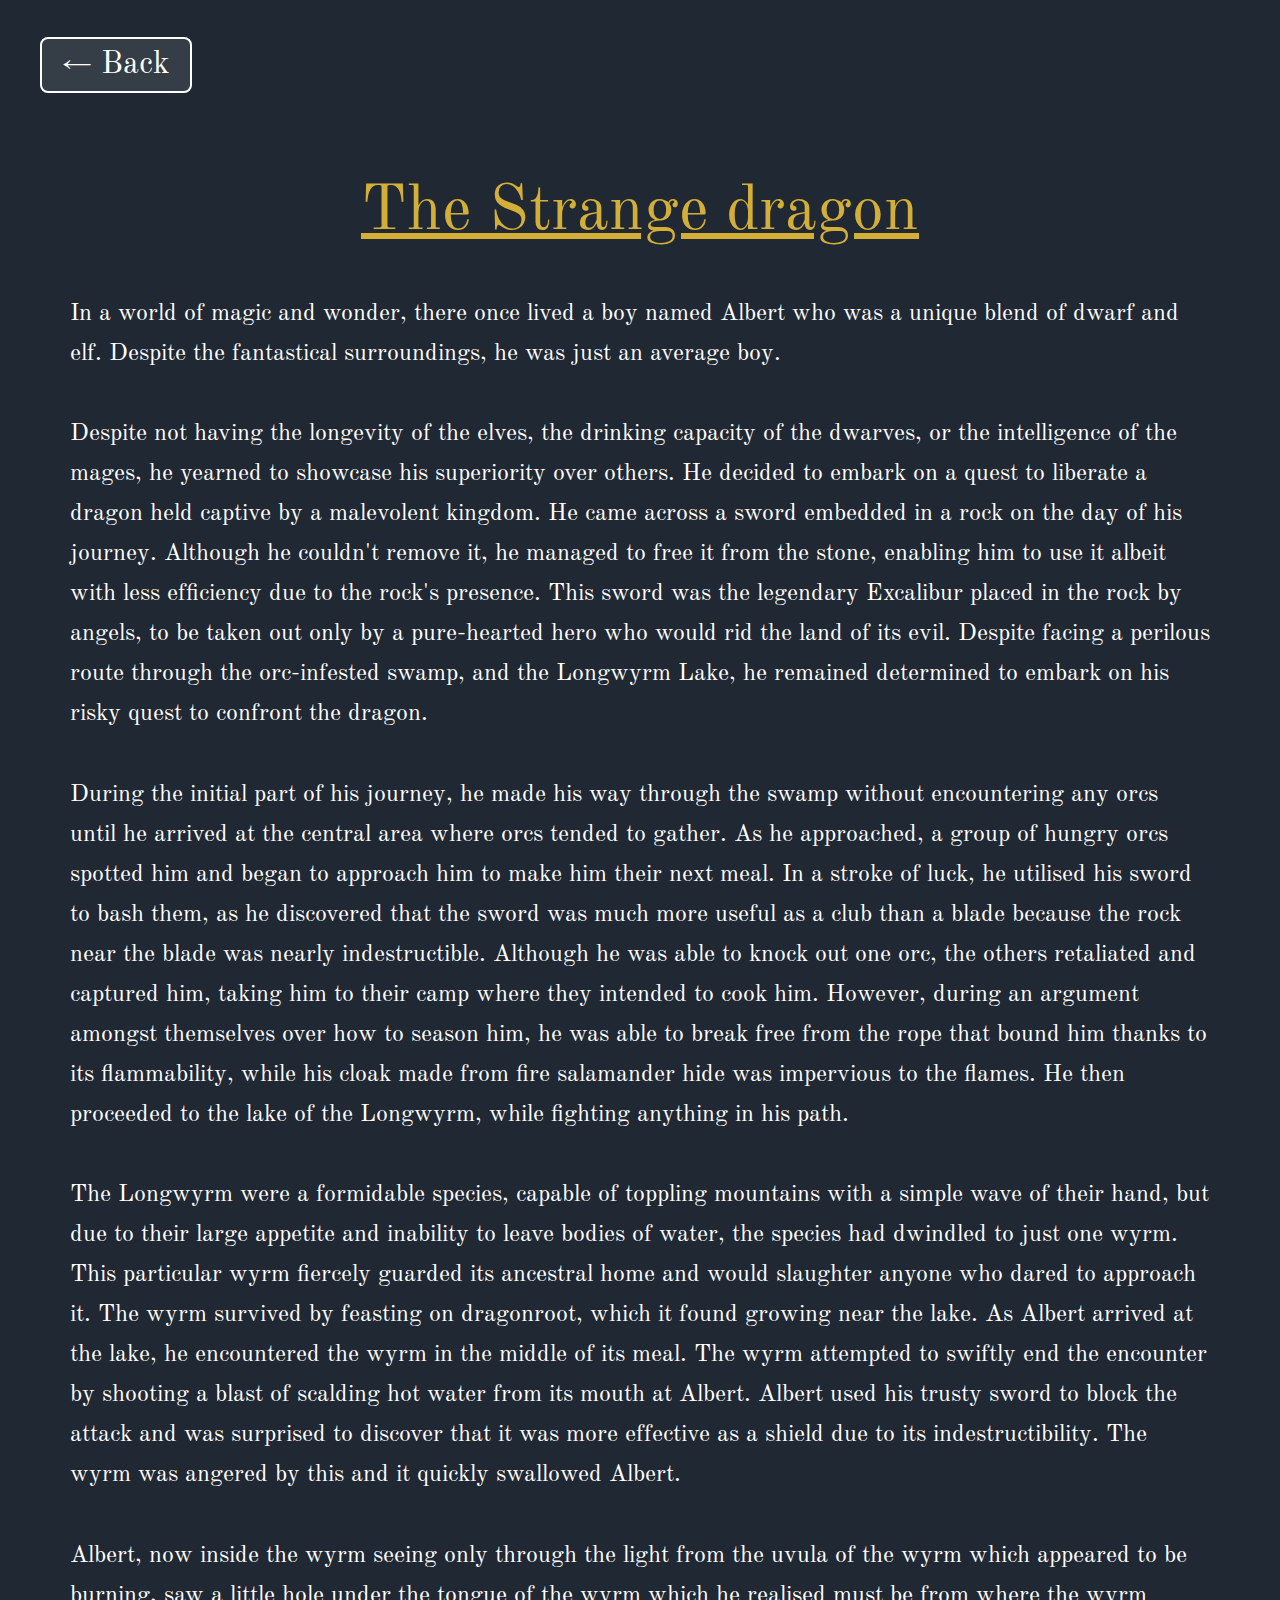
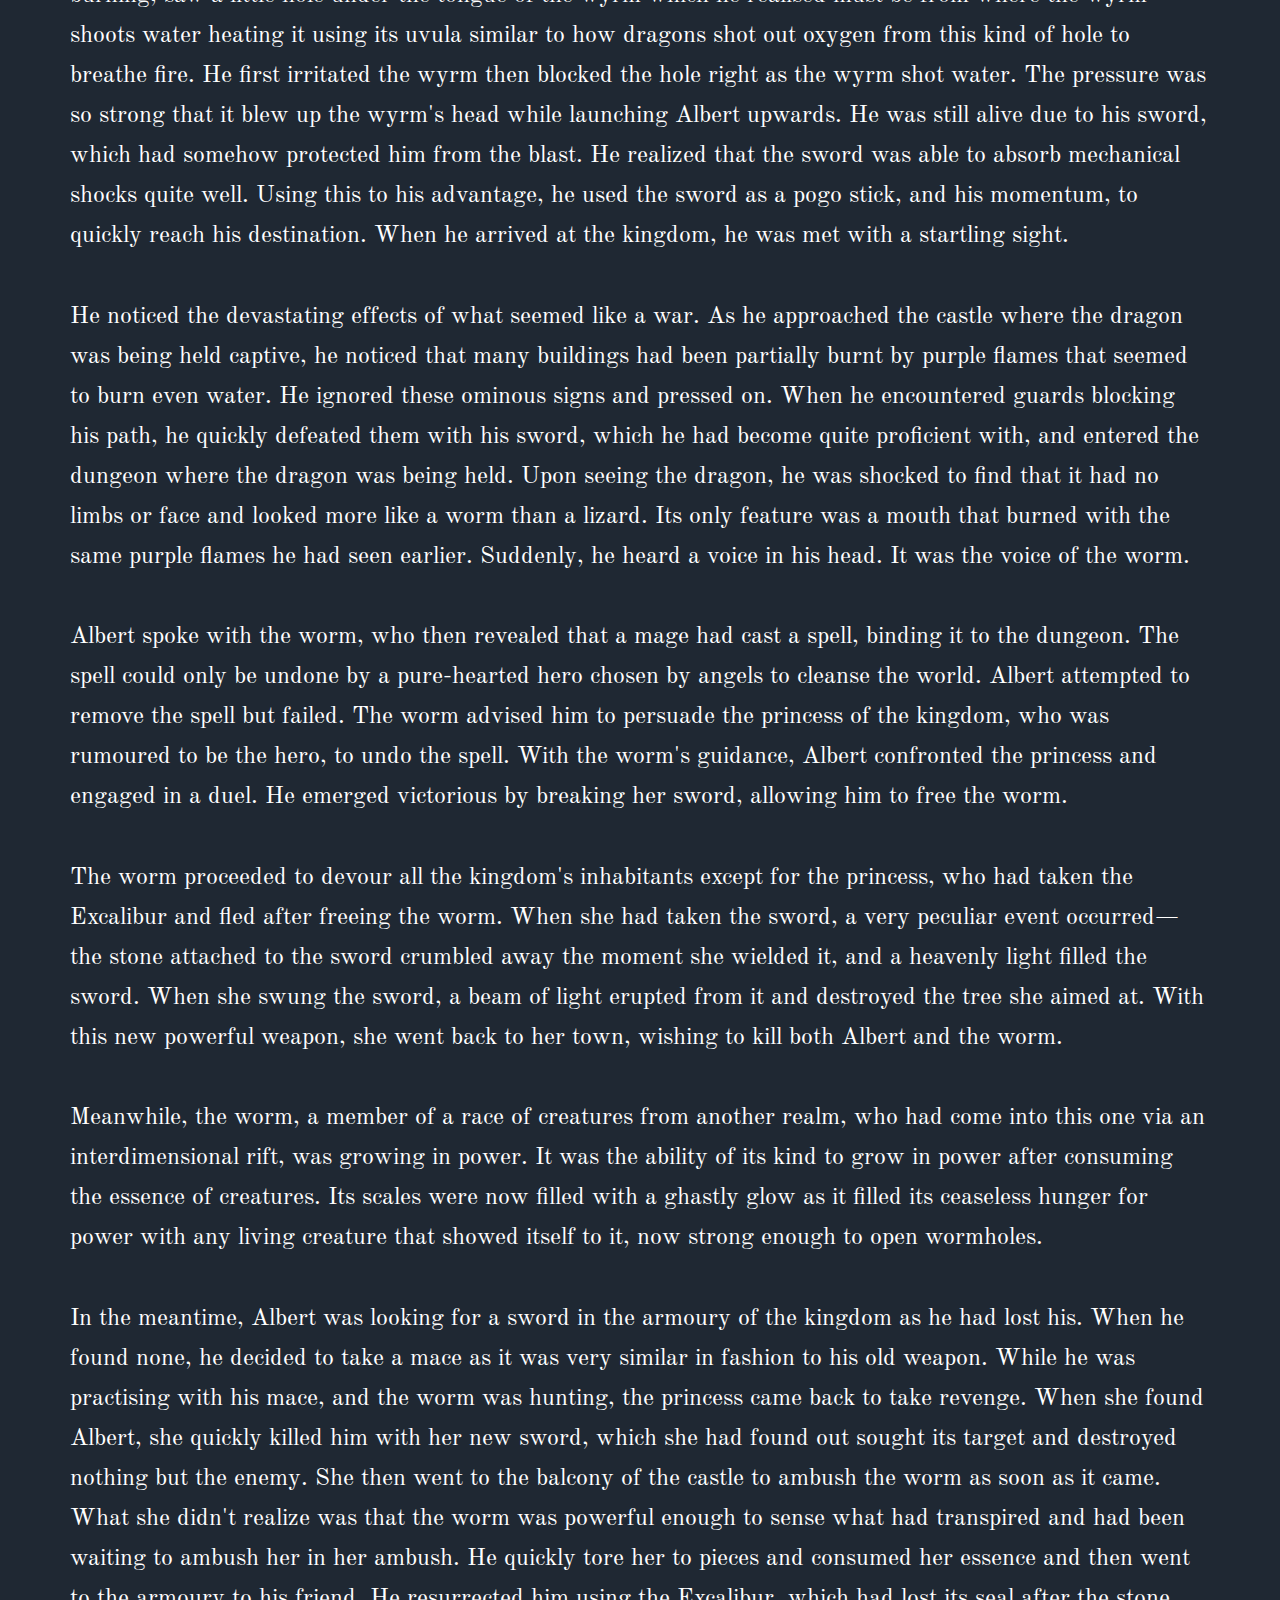
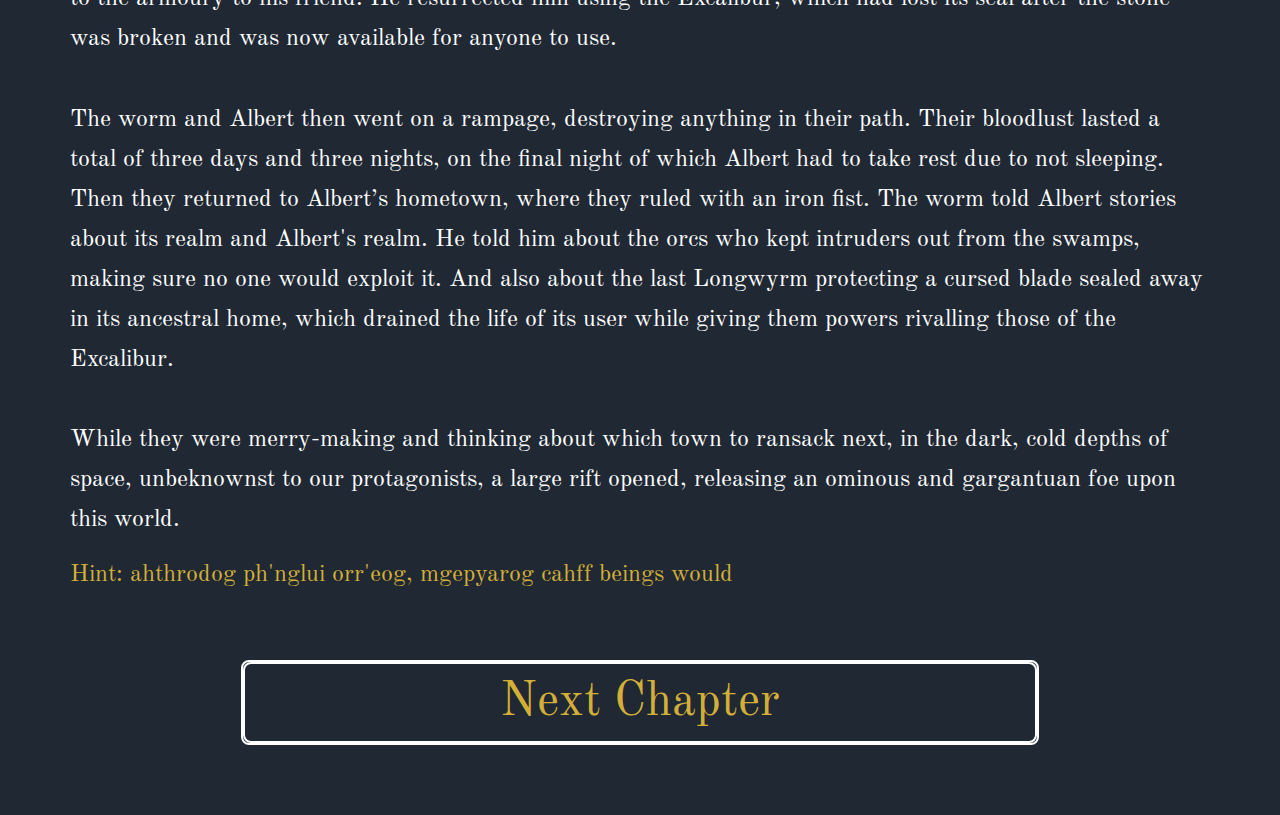
<file: Pages/chapterOne.html>
<!DOCTYPE html>
<html lang="en">
	<head>
		<meta charset="UTF-8">
		<meta name="viewport" content="width=device-width, initial-scale=1.0, user-scalable=no">
		<title>The Strange Dragon | MAOA</title>
		<link rel="stylesheet" href="../CSS/chapter.css">
		<link rel="stylesheet" href="../CSS/global.css">
	</head>
<body>
    <a href="chapters.html" class="back-button">← Back</a>
	<div class="wrapper">
	<h1>The Strange dragon</h1>
		<article>
			<p>In a world of magic and wonder, there once lived a boy named Albert who was a unique blend of dwarf and elf. Despite the fantastical surroundings, he was just an average boy.</p>
			<br>
			<p>Despite not having the longevity of the elves, the drinking capacity of the dwarves, or the intelligence of the mages, he yearned to showcase his superiority over others. He decided to embark on a quest to liberate a dragon held captive by a malevolent kingdom. He came across a sword embedded in a rock on the day of his journey. Although he couldn't remove it, he managed to free it from the stone, enabling him to use it albeit with less efficiency due to the rock's presence. This sword was the legendary Excalibur placed in the rock by angels, to be taken out only by a pure-hearted hero who would rid the land of its evil. Despite facing a perilous route through the orc-infested swamp, and the Longwyrm Lake, he remained determined to embark on his risky quest to confront the dragon.</p>
			<br>
			<p>During the initial part of his journey, he made his way through the swamp without encountering any orcs until he arrived at the central area where orcs tended to gather. As he approached, a group of hungry orcs spotted him and began to approach him to make him their next meal. In a stroke of luck, he utilised his sword to bash them, as he discovered that the sword was much more useful as a club than a blade because the rock near the blade was nearly indestructible. Although he was able to knock out one orc, the others retaliated and captured him, taking him to their camp where they intended to cook him. However, during an argument amongst themselves over how to season him, he was able to break free from the rope that bound him thanks to its flammability, while his cloak made from fire salamander hide was impervious to the flames. He then proceeded to the lake of the Longwyrm, while fighting anything in his path.</p>
			<br>
			<p>The Longwyrm were a formidable species, capable of toppling mountains with a simple wave of their hand, but due to their large appetite and inability to leave bodies of water, the species had dwindled to just one wyrm. This particular wyrm fiercely guarded its ancestral home and would slaughter anyone who dared to approach it. The wyrm survived by feasting on dragonroot, which it found growing near the lake. As Albert arrived at the lake, he encountered the wyrm in the middle of its meal. The wyrm attempted to swiftly end the encounter by shooting a blast of scalding hot water from its mouth at Albert. Albert used his trusty sword to block the attack and was surprised to discover that it was more effective as a shield due to its indestructibility. The wyrm was angered by this and it quickly swallowed Albert.</p>
			<br>
			<p>Albert, now inside the wyrm seeing only through the light from the uvula of the wyrm which appeared to be burning, saw a little hole under the tongue of the wyrm which he realised must be from where the wyrm shoots water heating it using its uvula similar to how dragons shot out oxygen from this kind of hole to breathe fire. He first irritated the wyrm then blocked the hole right as the wyrm shot water. The pressure was so strong that it blew up the wyrm's head while launching Albert upwards. He was still alive due to his sword, which had somehow protected him from the blast. He realized that the sword was able to absorb mechanical shocks quite well. Using this to his advantage, he used the sword as a pogo stick, and his momentum, to quickly reach his destination. When he arrived at the kingdom, he was met with a startling sight.</p>
			<br>
			<p>He noticed the devastating effects of what seemed like a war. As he approached the castle where the dragon was being held captive, he noticed that many buildings had been partially burnt by purple flames that seemed to burn even water. He ignored these ominous signs and pressed on. When he encountered guards blocking his path, he quickly defeated them with his sword, which he had become quite proficient with, and entered the dungeon where the dragon was being held. Upon seeing the dragon, he was shocked to find that it had no limbs or face and looked more like a worm than a lizard. Its only feature was a mouth that burned with the same purple flames he had seen earlier. Suddenly, he heard a voice in his head. It was the voice of the worm.</p>
			<br>
			<p>Albert spoke with the worm, who then revealed that a mage had cast a spell, binding it to the dungeon. The spell could only be undone by a pure-hearted hero chosen by angels to cleanse the world. Albert attempted to remove the spell but failed. The worm advised him to persuade the princess of the kingdom, who was rumoured to be the hero, to undo the spell. With the worm's guidance, Albert confronted the princess and engaged in a duel. He emerged victorious by breaking her sword, allowing him to free the worm.</p>
			<br>
			<p>The worm proceeded to devour all the kingdom's inhabitants except for the princess, who had taken the Excalibur and fled after freeing the worm. When she had taken the sword, a very peculiar event occurred—the stone attached to the sword crumbled away the moment she wielded it, and a heavenly light filled the sword. When she swung the sword, a beam of light erupted from it and destroyed the tree she aimed at. With this new powerful weapon, she went back to her town, wishing to kill both Albert and the worm.</p>
			<br>
			<p>Meanwhile, the worm, a member of a race of creatures from another realm, who had come into this one via an interdimensional rift, was growing in power. It was the ability of its kind to grow in power after consuming the essence of creatures. Its scales were now filled with a ghastly glow as it filled its ceaseless hunger for power with any living creature that showed itself to it, now strong enough to open wormholes.</p>
			<br>
			<p>In the meantime, Albert was looking for a sword in the armoury of the kingdom as he had lost his. When he found none, he decided to take a mace as it was very similar in fashion to his old weapon. While he was practising with his mace, and the worm was hunting, the princess came back to take revenge. When she found Albert, she quickly killed him with her new sword, which she had found out sought its target and destroyed nothing but the enemy. She then went to the balcony of the castle to ambush the worm as soon as it came. What she didn't realize was that the worm was powerful enough to sense what had transpired and had been waiting to ambush her in her ambush. He quickly tore her to pieces and consumed her essence and then went to the armoury to his friend. He resurrected him using the Excalibur, which had lost its seal after the stone was broken and was now available for anyone to use.</p>
			<br>
			<p>The worm and Albert then went on a rampage, destroying anything in their path. Their bloodlust lasted a total of three days and three nights, on the final night of which Albert had to take rest due to not sleeping. Then they returned to Albert’s hometown, where they ruled with an iron fist. The worm told Albert stories about its realm and Albert's realm. He told him about the orcs who kept intruders out from the swamps, making sure no one would exploit it. And also about the last Longwyrm protecting a cursed blade sealed away in its ancestral home, which drained the life of its user while giving them powers rivalling those of the Excalibur.</p>
			<br>
			<p>While they were merry-making and thinking about which town to ransack next, in the dark, cold depths of space, unbeknownst to our protagonists, a large rift opened, releasing an ominous and gargantuan foe upon this world.</p>
			<p class="hint">Hint: ahthrodog ph'nglui orr'eog, mgepyarog cahff beings would</p>
		</article>
		<h2><a href="chapterTwo.html">Next Chapter</a></h2>
	</div>
</body>
</html>
</file>
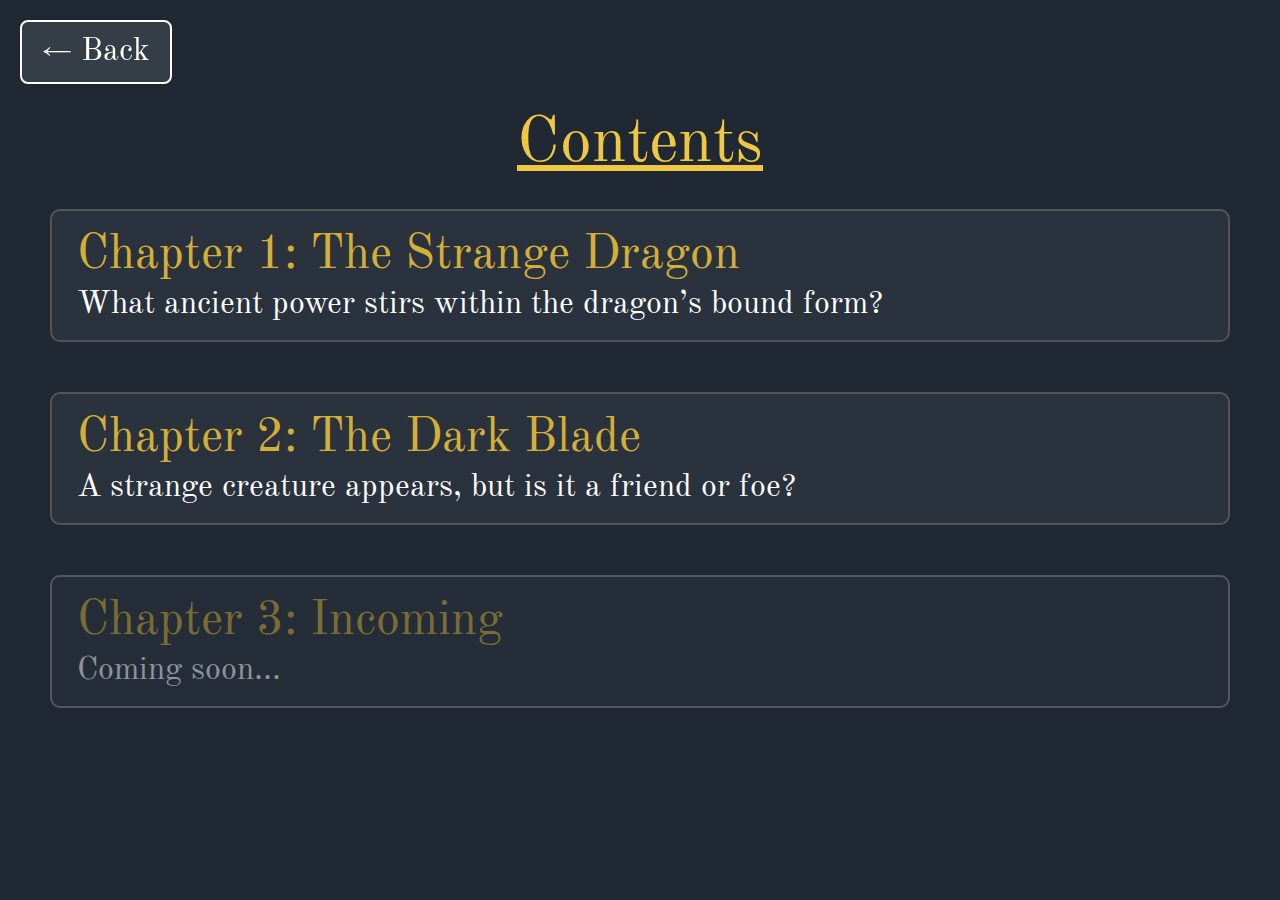
<file: Pages/chapters.html>
<!DOCTYPE html>
<html lang="en">
<head>
	<meta charset="UTF-8">
	<meta name="viewport" content="width=device-width, initial-scale=1.0, user-scalable=no">
	<title>Chapters | MAOA</title>
	<link rel="stylesheet" href="../CSS/chapters.css">
	<link rel="stylesheet" href="../CSS/global.css">
</head>
<body>
    <a href="../index.html" class="back-button">← Back</a>
	<div class="wrapper">
		<div class="contents">
			<h1>Contents</h1>
			<div class="chapter c1">
				<h2><a href="chapterOne.html">Chapter 1: The Strange Dragon</a></h2>
				<p>What ancient power stirs within the dragon’s bound form?</p>
			</div>
			<div class="chapter c2">
				<h2><a href="chapterTwo.html">Chapter 2: The Dark Blade</a></h2>
				<p>A strange creature appears, but is it a friend or foe?</p>
			</div>
			<div class="chapter c3 upcoming">
				<h2><a href="#">Chapter 3: Incoming</a></h2>
				<p>Coming soon...</p>
			</div>
		</div>
	</div>
</body>
</html>
</file>
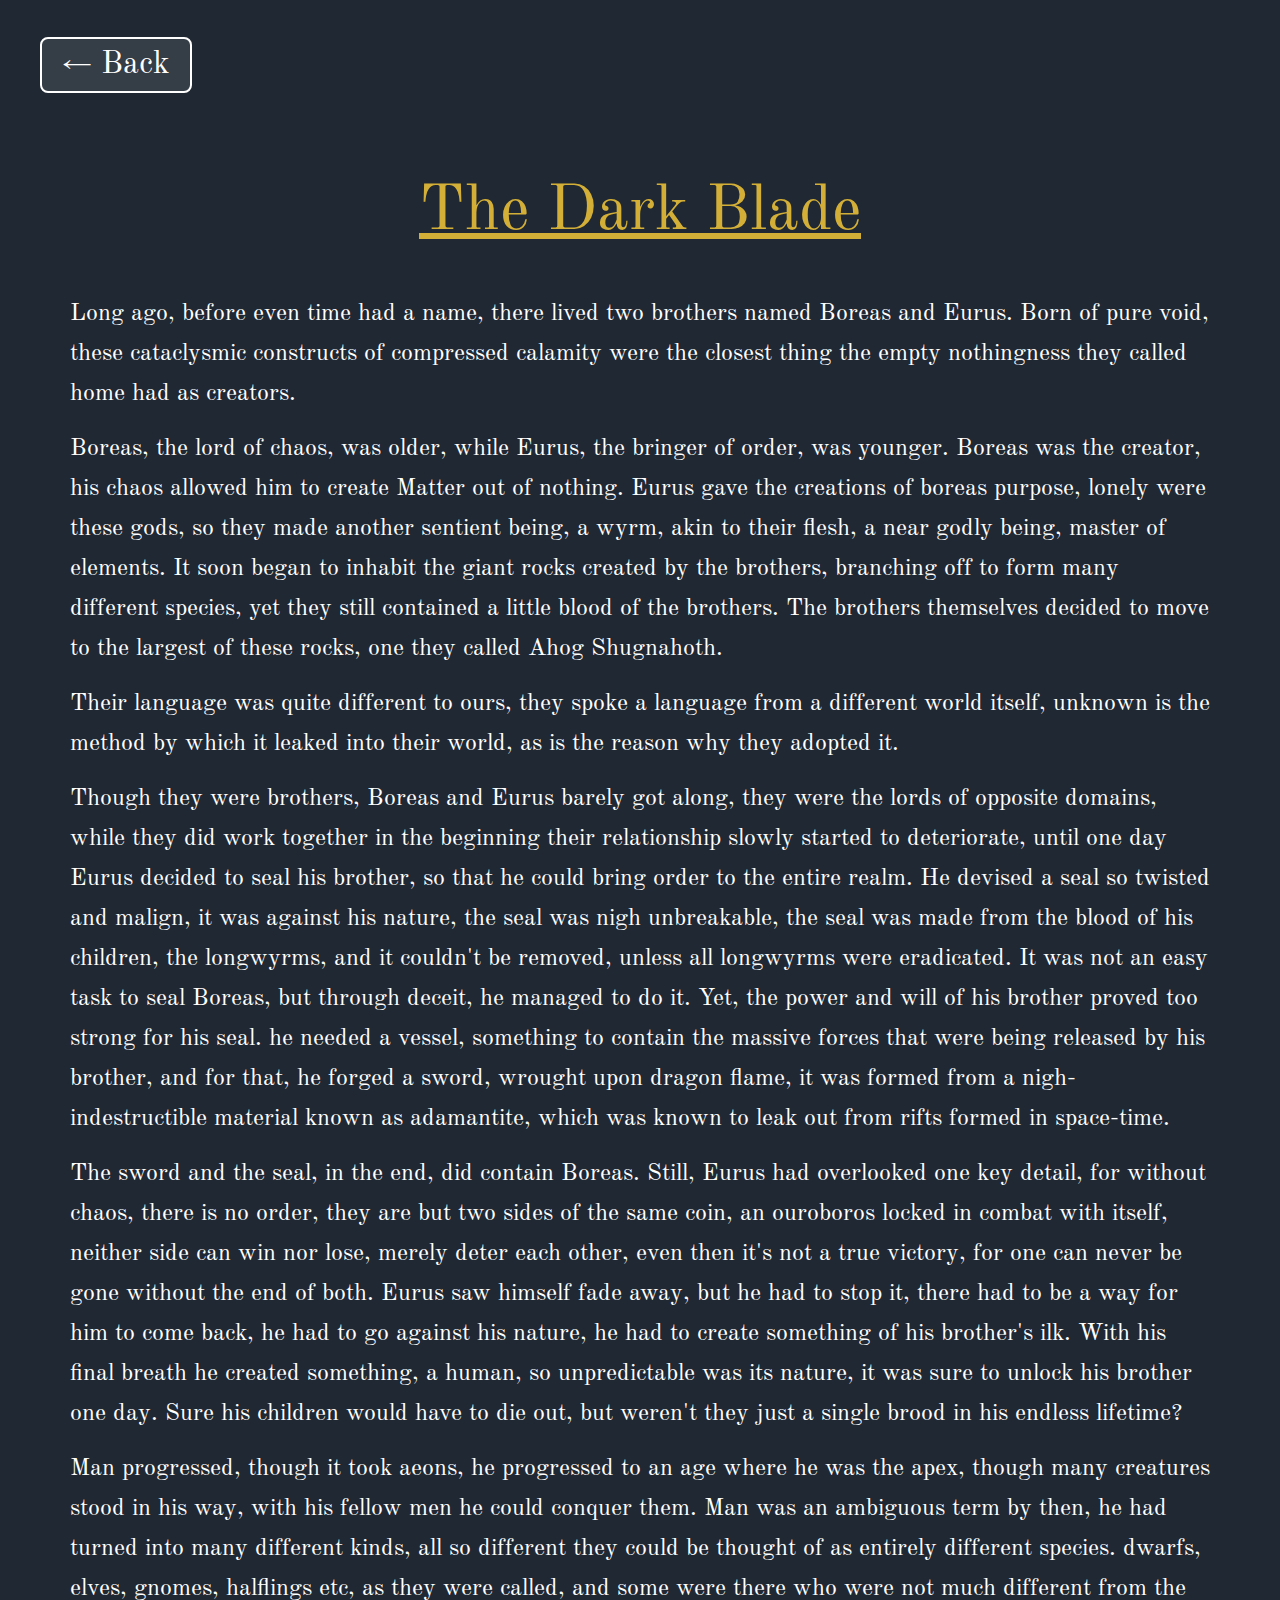
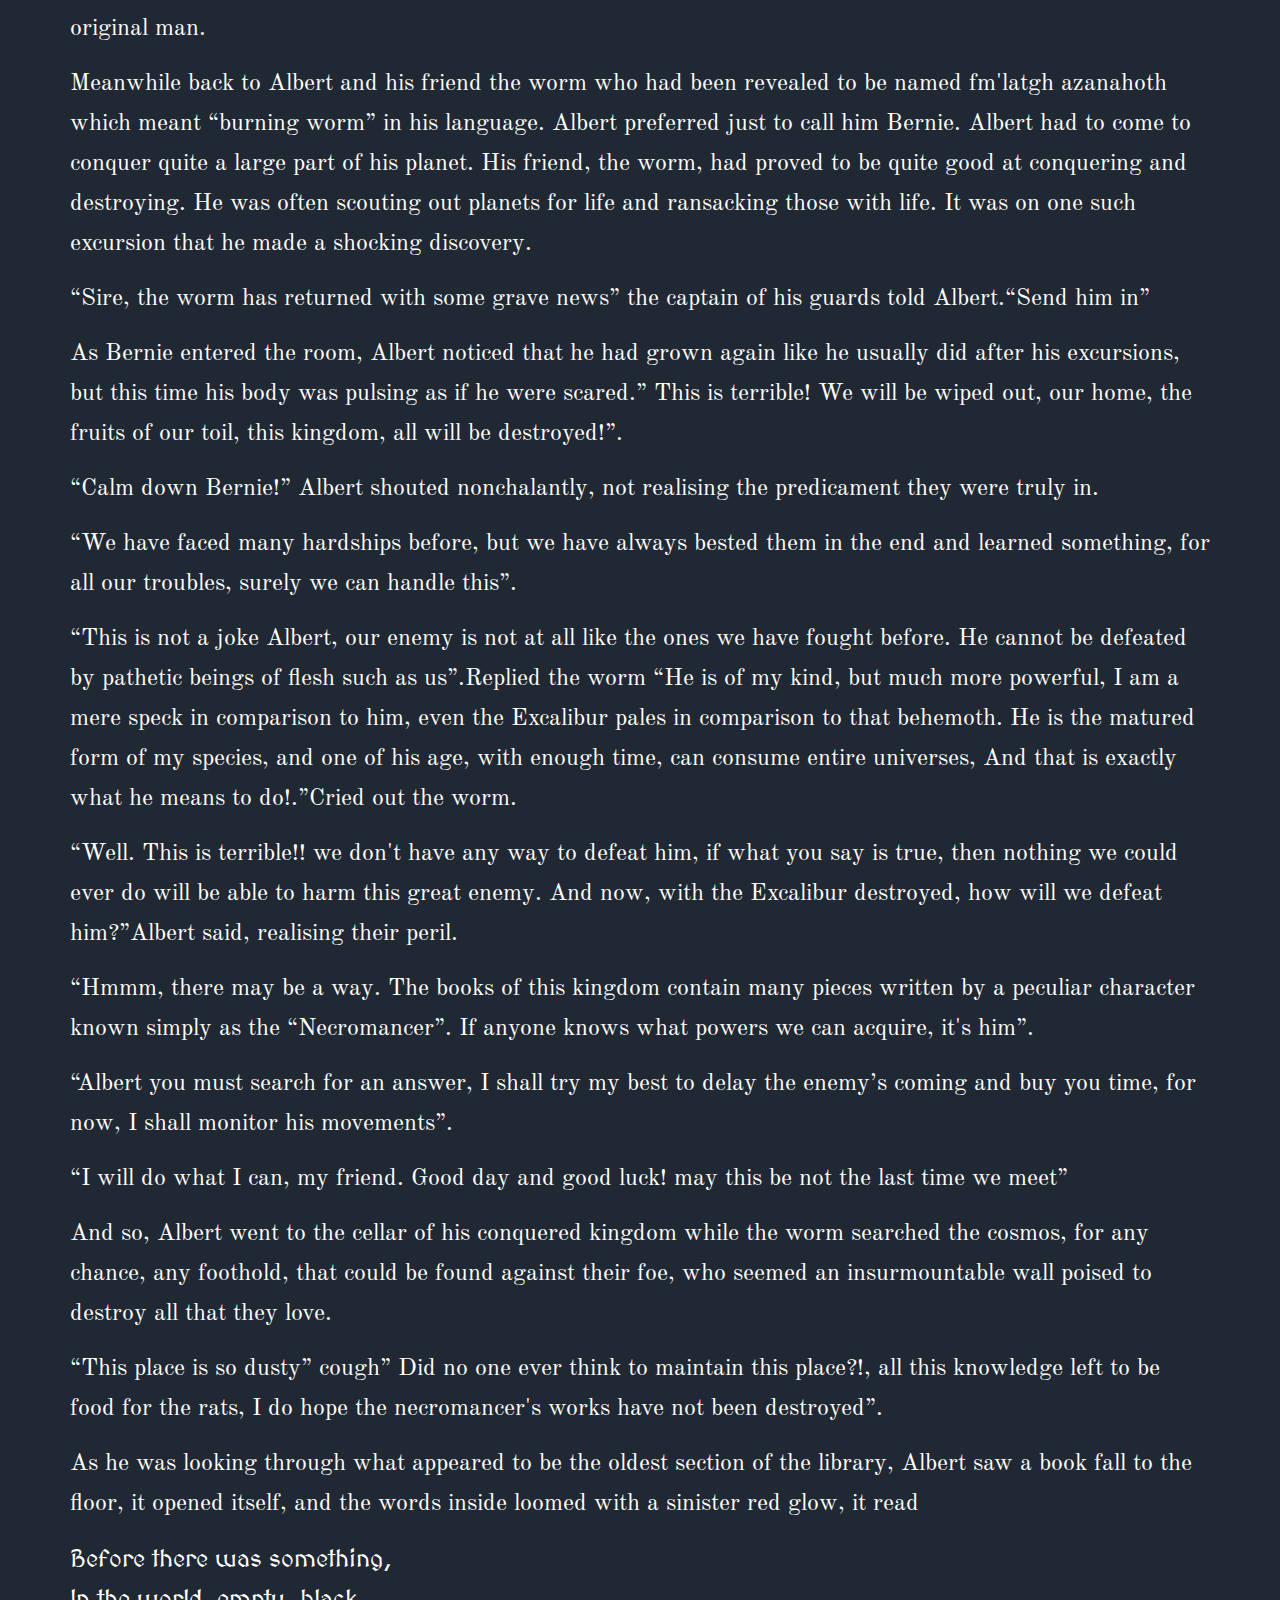
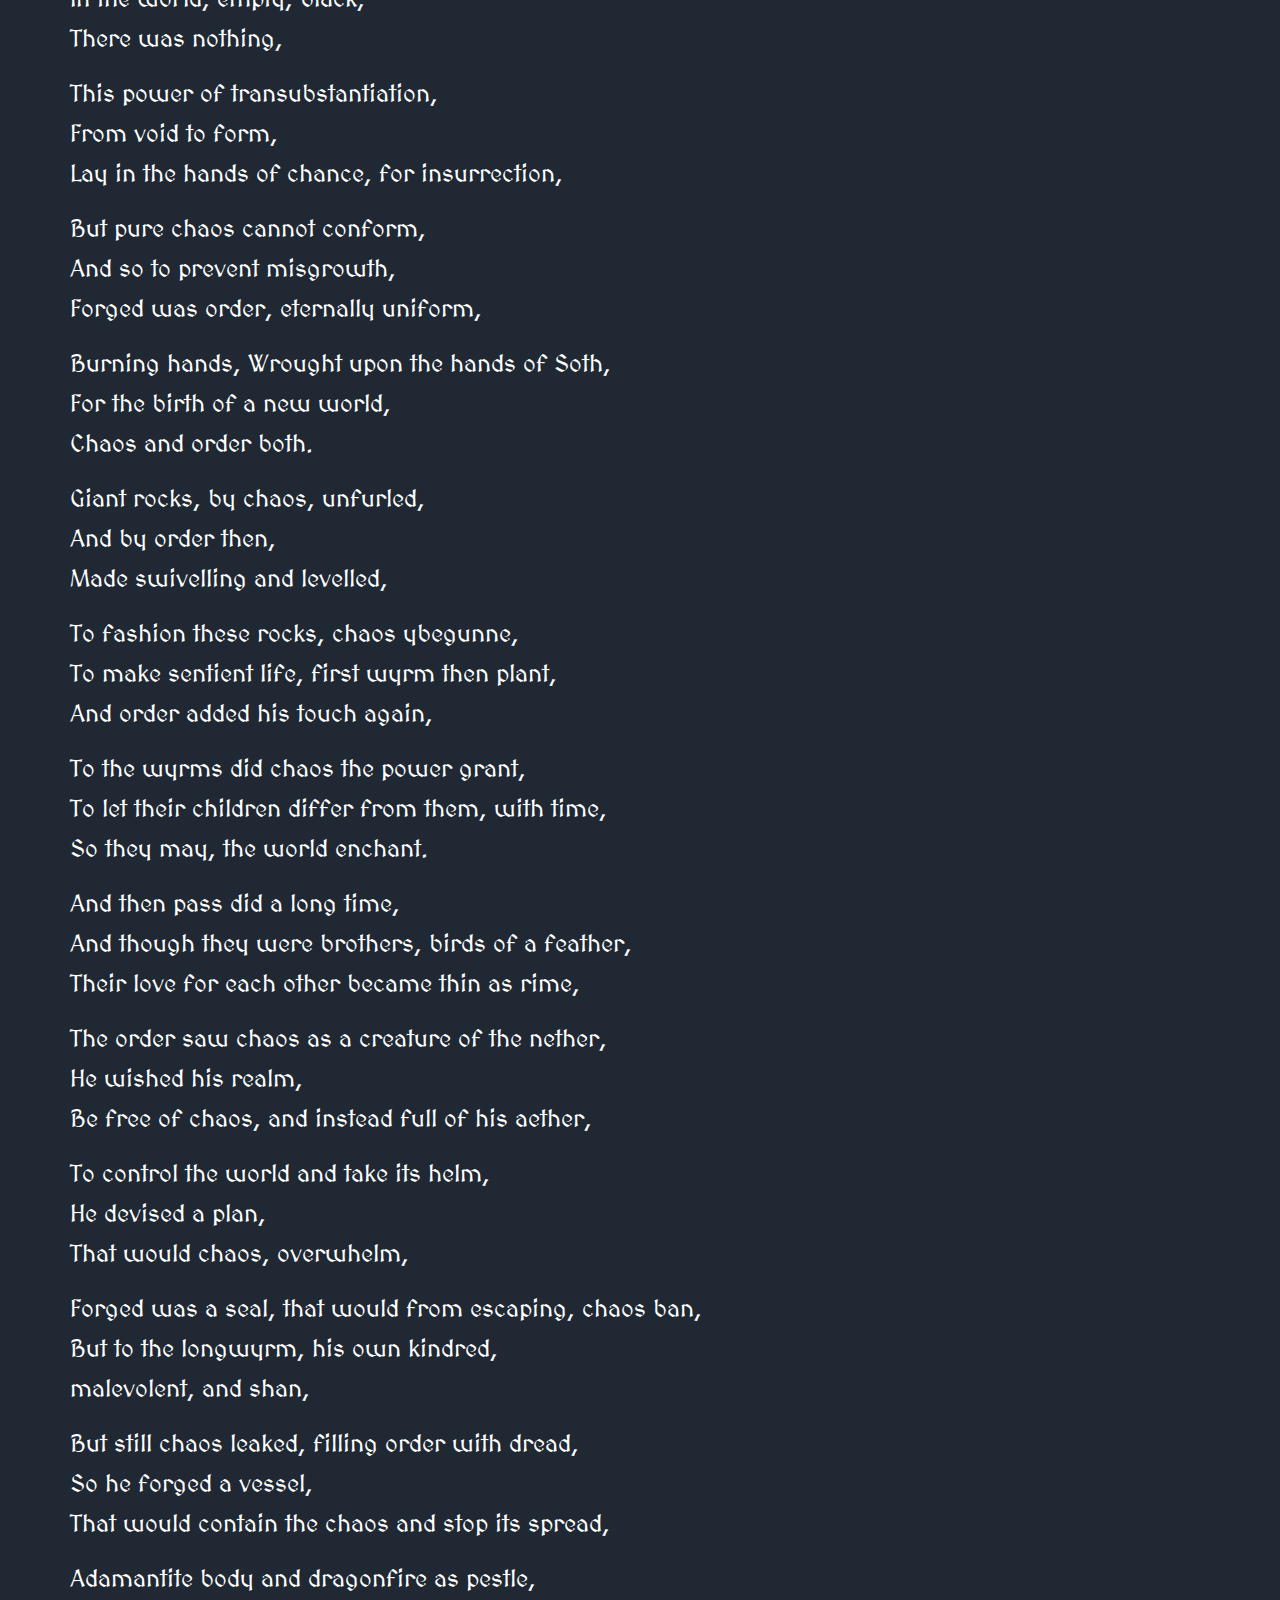
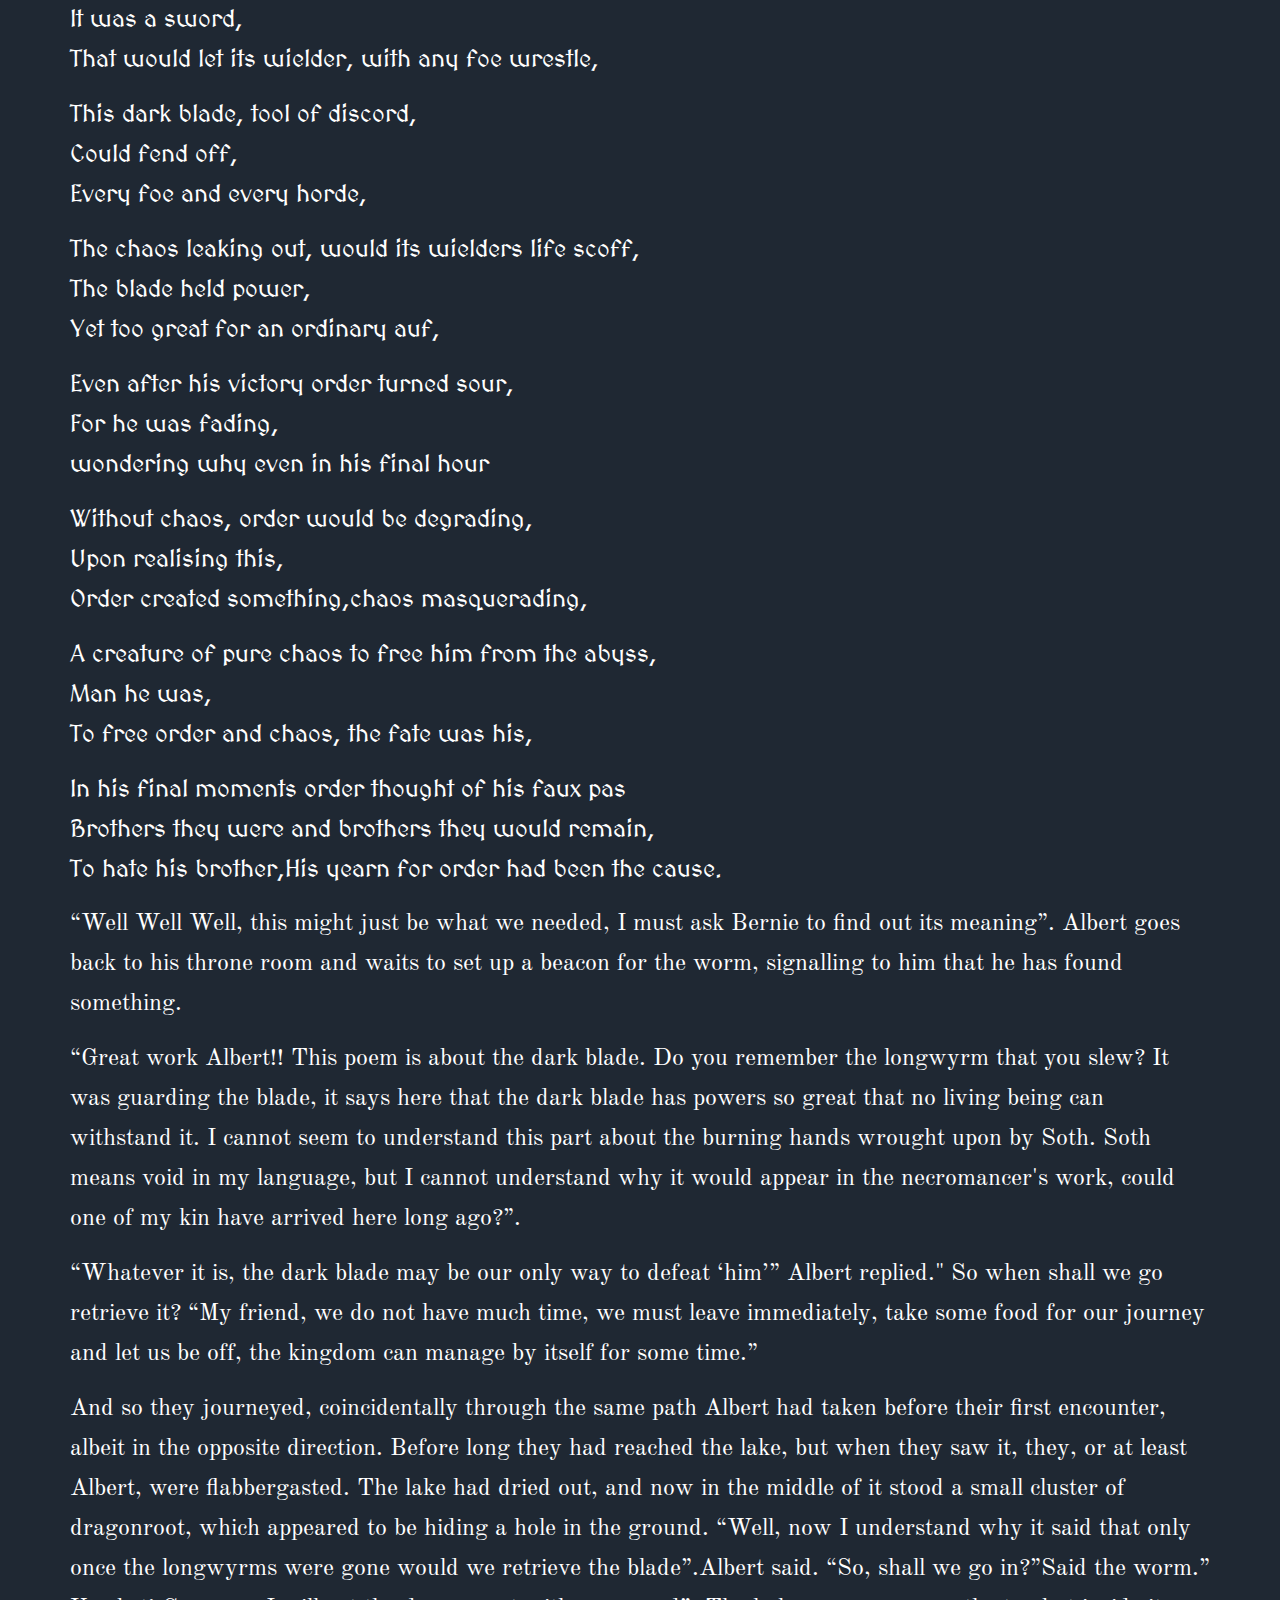
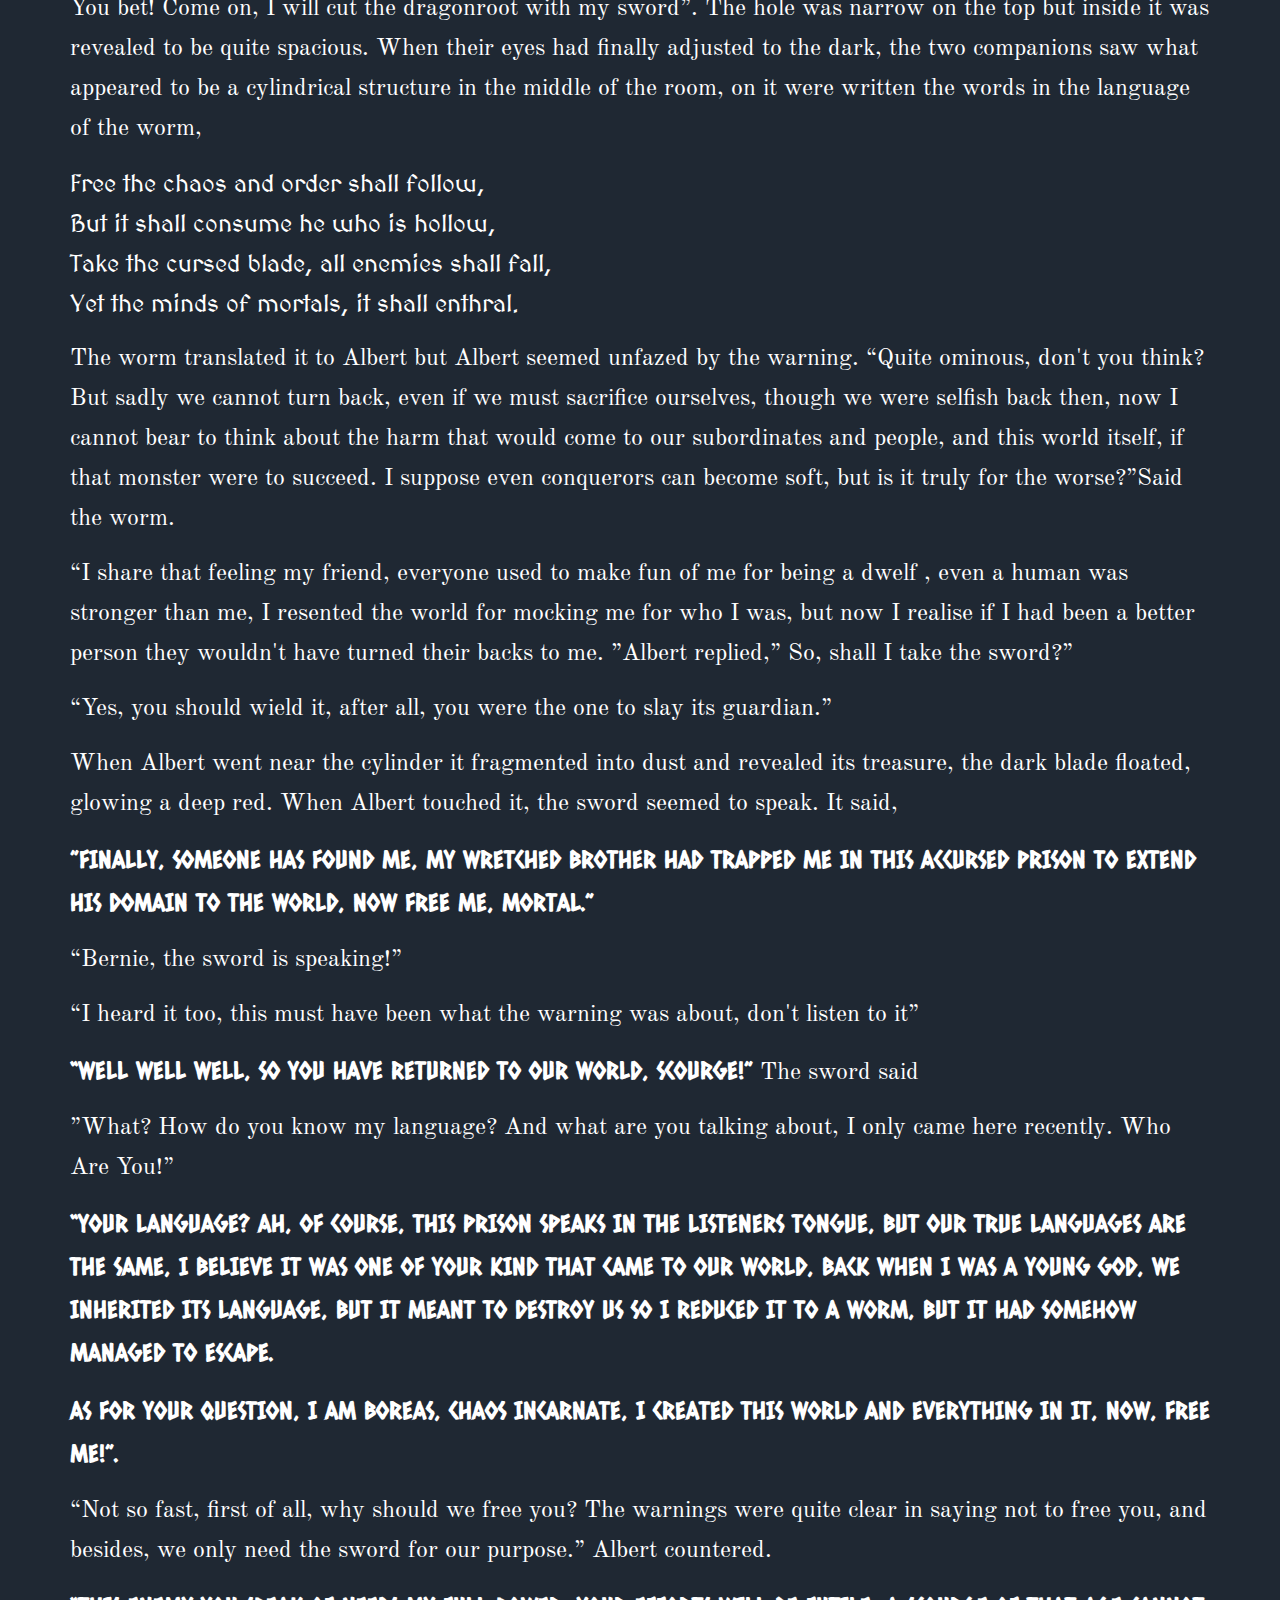
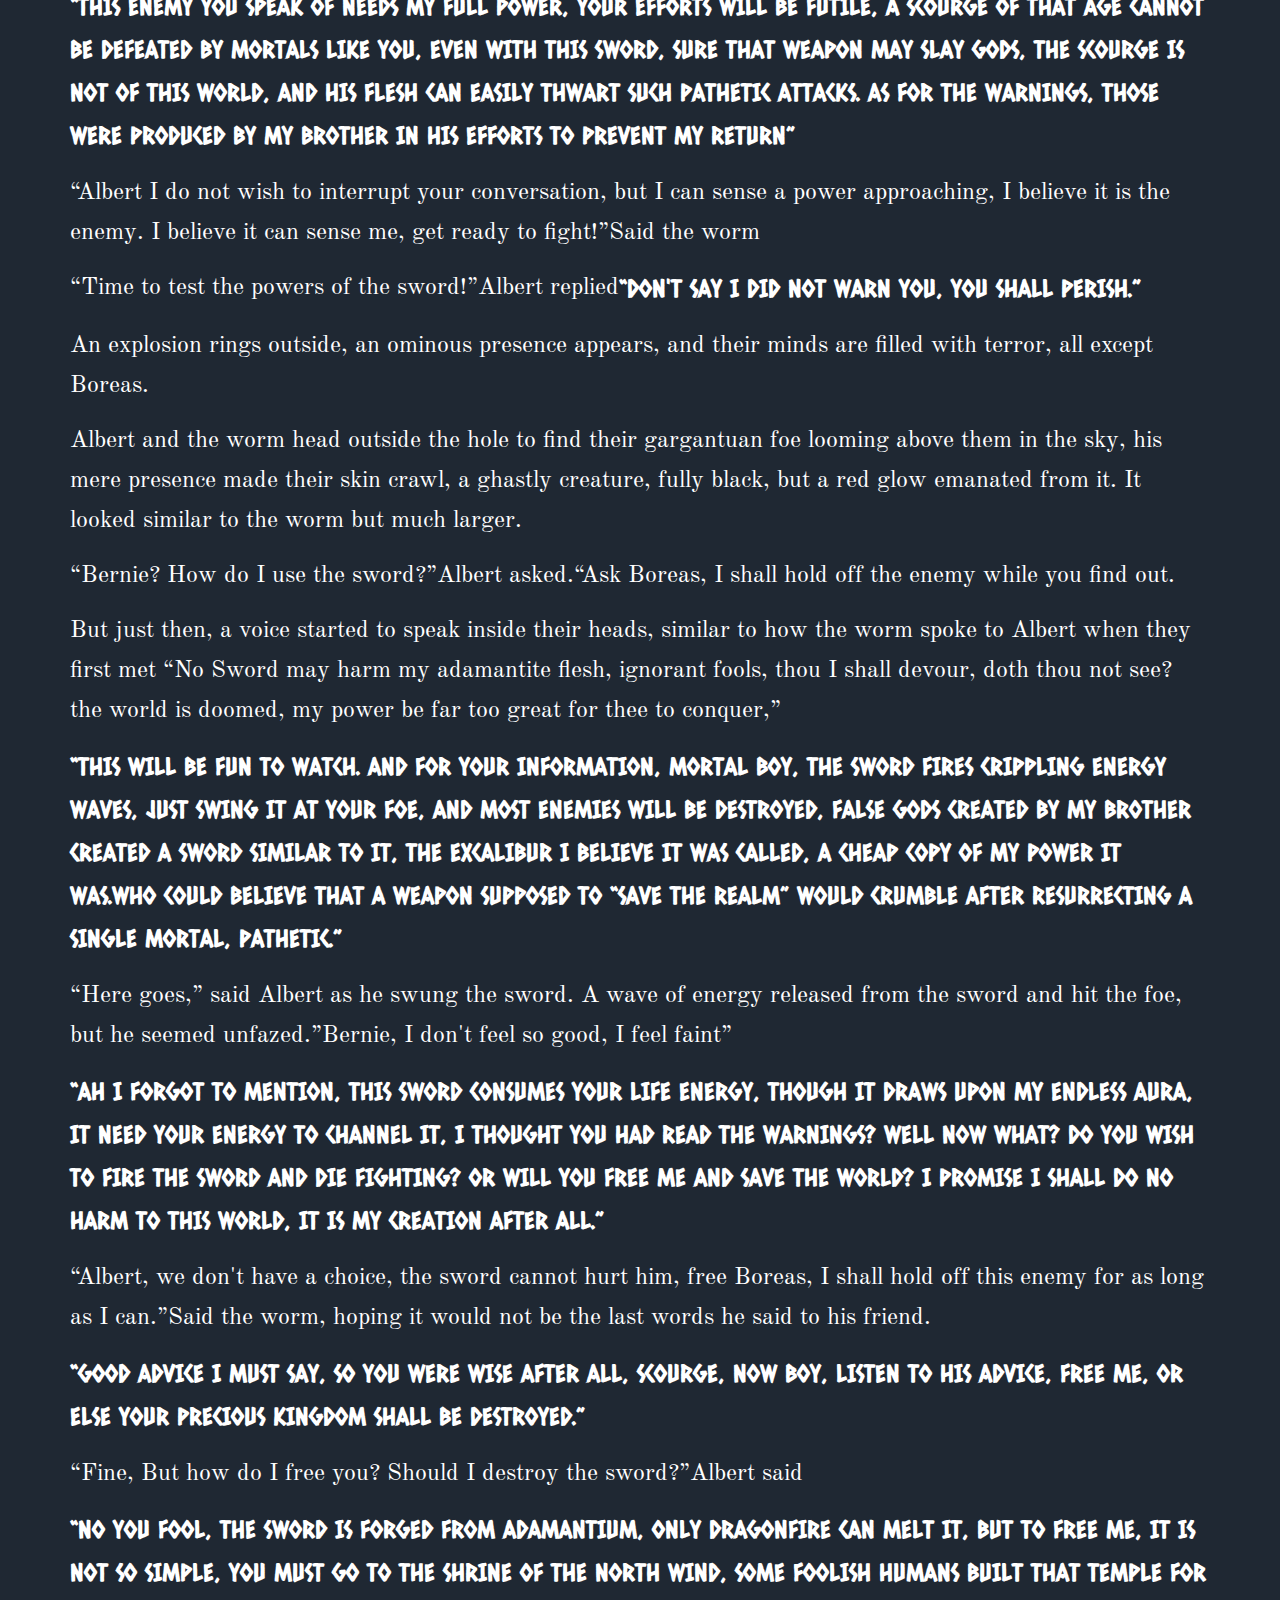
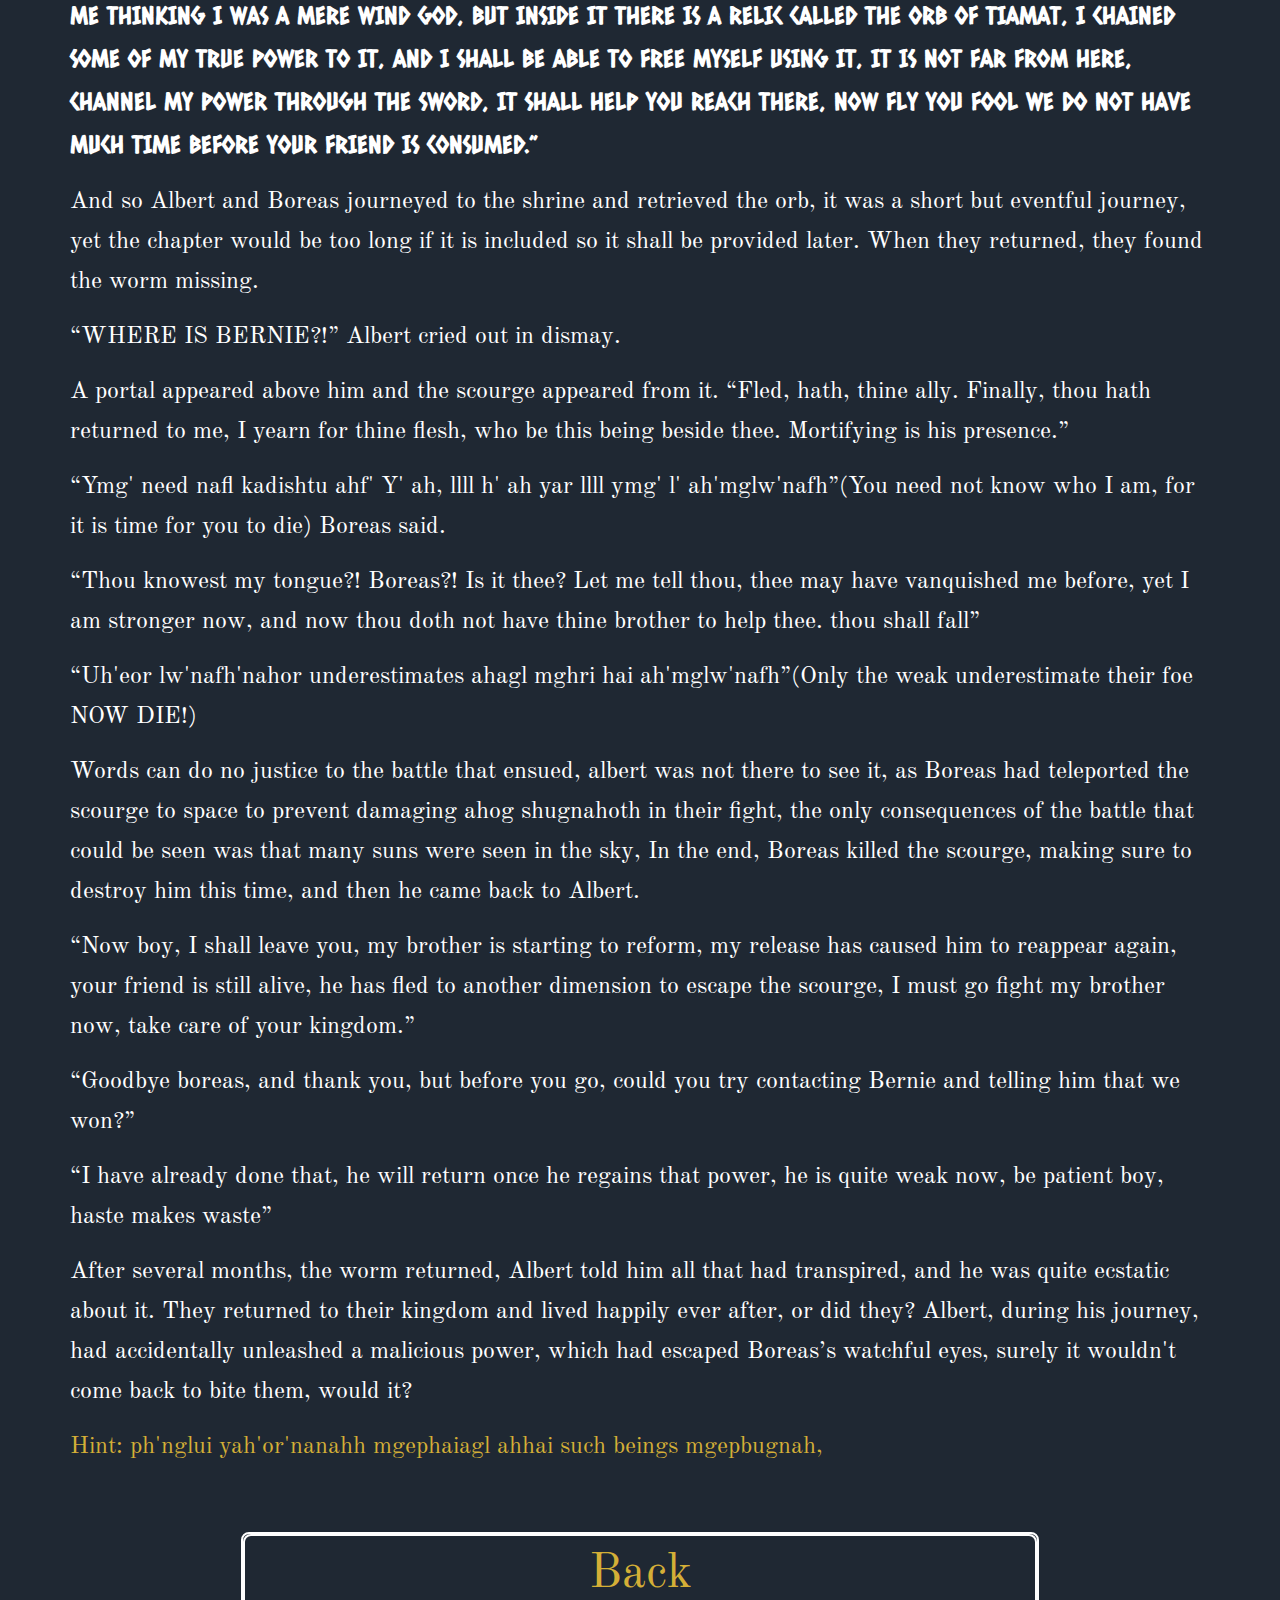
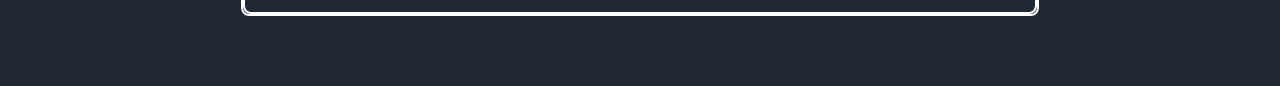
<file: Pages/chapterTwo.html>
<!DOCTYPE html>
<html lang="en">
	<head>
		<meta charset="UTF-8">
		<meta name="viewport" content="width=device-width, initial-scale=1.0, user-scalable=no">
		<title>The Dark Blade | MAOA</title>
		<link rel="stylesheet" href="../CSS/chapter.css">
		<link rel="stylesheet" href="../CSS/global.css">
	</head>
<body>
    <a href="chapters.html" class="back-button">← Back</a>
	<div class="wrapper">
	<h1>The Dark Blade</h1>
		<article>
			<p>Long ago, before even time had a name, there lived two brothers named Boreas and Eurus. Born of pure void, these cataclysmic constructs of compressed calamity were the closest thing the empty nothingness they called home had as creators.</p>
			<p>Boreas, the lord of chaos, was older, while Eurus, the bringer of order, was younger. Boreas was the creator, his chaos allowed him to create Matter out of nothing. Eurus gave the creations of boreas purpose, lonely were these gods, so they made another sentient being, a wyrm, akin to their flesh, a near godly being, master of elements. It soon began to inhabit the giant rocks created by the brothers, branching off to form many different species, yet they still contained a little blood of the brothers. The brothers themselves decided to move to the largest of these rocks, one they called Ahog Shugnahoth.</p>
			<p>Their language was quite different to ours, they spoke a language from a different world itself, unknown is the method by which it leaked into their world, as is the reason why they adopted it.</p>
			<p>Though they were brothers, Boreas and Eurus barely got along, they were the lords of opposite domains, while they did work together in the beginning their relationship slowly started to deteriorate, until one day Eurus decided to seal his brother, so that he could bring order to the entire realm. He devised a seal so twisted and malign, it was against his nature, the seal was nigh unbreakable, the seal was made from the blood of his children, the longwyrms, and it couldn't be removed, unless all longwyrms were eradicated. It was not an easy task to seal Boreas, but through deceit, he managed to do it. Yet, the power and will of his brother proved too strong for his seal. he needed a vessel, something to contain the massive forces that were being released by his brother, and for that, he forged a sword, wrought upon dragon flame, it was formed from a nigh-indestructible material known as adamantite, which was known to leak out from rifts formed in space-time.</p>
			<p>The sword and the seal, in the end, did contain Boreas. Still, Eurus had overlooked one key detail, for without chaos, there is no order, they are but two sides of the same coin, an ouroboros locked in combat with itself, neither side can win nor lose, merely deter each other, even then it's not a true victory, for one can never be gone without the end of both. Eurus saw himself fade away, but he had to stop it, there had to be a way for him to come back, he had to go against his nature, he had to create something of his brother's ilk. With his final breath he created something, a human, so unpredictable was its nature, it was sure to unlock his brother one day. Sure his children would have to die out, but weren't they just a single brood in his endless lifetime?</p>
			<p>Man progressed, though it took aeons, he progressed to an age where he was the apex, though many creatures stood in his way, with his fellow men he could conquer them. Man was an ambiguous term by then, he had turned into many different kinds, all so different they could be thought of as entirely different species. dwarfs, elves, gnomes, halflings etc, as they were called, and some were there who were not much different from the original man.</p>
			<p>Meanwhile back to Albert and his friend the worm who had been revealed to be named fm'latgh azanahoth which meant “burning worm” in his language. Albert preferred just to call him Bernie. Albert had to come to conquer quite a large part of his planet. His friend, the worm, had proved to be quite good at conquering and destroying. He was often scouting out planets for life and ransacking those with life. It was on one such excursion that he made a shocking discovery.</p>
			<p>“Sire, the worm has returned with some grave news” the captain of his guards told Albert.</p>
			<p>“Send him in”</p>
			<p>As Bernie entered the room, Albert noticed that he had grown again like he usually did after his excursions, but this time his body was pulsing as if he were scared.” This is terrible! We will be wiped out, our home, the fruits of our toil, this kingdom, all will be destroyed!”.</p>
			<p>“Calm down Bernie!” Albert shouted nonchalantly, not realising the predicament they were truly in.</p>
			<p>“We have faced many hardships before, but we have always bested them in the end and learned something, for all our troubles, surely we can handle this”.</p>
			<p>“This is not a joke Albert, our enemy is not at all like the ones we have fought before. He cannot be defeated by pathetic beings of flesh such as us”.Replied the worm “He is of my kind, but much more powerful, I am a mere speck in comparison to him, even the Excalibur pales in comparison to that behemoth. He is the matured form of my species, and one of his age, with enough time, can consume entire universes, And that is exactly what he means to do!.”Cried out the worm.</p>
			<p>“Well. This is terrible!! we don't have any way to defeat him, if what you say is true, then nothing we could ever do will be able to harm this great enemy. And now, with the Excalibur destroyed, how will we defeat him?”Albert said, realising their peril.</p>
			<p>“Hmmm, there may be a way. The books of this kingdom contain many pieces written by a peculiar character known simply as the “Necromancer”. If anyone knows what powers we can acquire, it's him”.</p>
			<p>“Albert you must search for an answer, I shall try my best to delay the enemy’s coming and buy you time, for now, I shall monitor his movements”.</p>
			<p>“I will do what I can, my friend. Good day and good luck! may this be not the last time we meet”</p>
			<p>And so, Albert went to the cellar of his conquered kingdom while the worm searched the cosmos, for any chance, any foothold, that could be found against their foe, who seemed an insurmountable wall poised to destroy all that they love.</p>
			<p>“This place is so dusty” cough” Did no one ever think to maintain this place?!, all this knowledge left to be food for the rats, I do hope the necromancer's works have not been destroyed”.</p>
			<p>As he was looking through what appeared to be the oldest section of the library, Albert saw a book fall to the floor, it opened itself, and the words inside loomed with a sinister red glow, it read</p>
			<div class="poem">
				<p>Before there was something, <br> In the world, empty, black, <br> There was nothing,</p>
				<p>This power of transubstantiation, <br> From void to form, <br> Lay in the hands of chance, for insurrection,</p>
				<p>But pure chaos cannot conform, <br> And so to prevent misgrowth, <br> Forged was order, eternally uniform,</p>
				<p>Burning hands, Wrought upon the hands of Soth, <br> For the birth of a new world, <br> Chaos and order both.</p>
				<p>Giant rocks, by chaos, unfurled, <br> And by order then, <br> Made swivelling and levelled,</p>
				<p>To fashion these rocks, chaos ybegunne, <br> To make sentient life, first wyrm then plant, <br> And order added his touch again,</p>
				<p>To the wyrms did chaos the power grant, <br> To let their children differ from them, with time, <br> So they may, the world enchant.</p>
				<p>And then pass did a long time, <br> And though they were brothers, birds of a feather, <br> Their love for each other became thin as rime,</p>
				<p>The order saw chaos as a creature of the nether, <br> He wished his realm, <br> Be free of chaos, and instead full of his aether,</p>
				<p>To control the world and take its helm, <br> He devised a plan, <br> That would chaos, overwhelm,</p>
				<p>Forged was a seal, that would from escaping, chaos ban, <br> But to the longwyrm, his own kindred, <br> malevolent, and shan,</p>
				<p>But still chaos leaked, filling order with dread, <br> So he forged a vessel, <br> That would contain the chaos and stop its spread,</p>
				<p>Adamantite body and dragonfire as pestle, <br> It was a sword, <br> That would let its wielder, with any foe wrestle,</p>
				<p>This dark blade, tool of discord, <br> Could fend off, <br> Every foe and every horde,</p>
				<p>The chaos leaking out, would its wielders life scoff, <br> The blade held power, <br> Yet too great for an ordinary auf,</p>
				<p>Even after his victory order turned sour, <br> For he was fading, <br> wondering why even in his final hour</p>
				<p>Without chaos, order would be degrading, <br> Upon realising this, <br> Order created something,chaos masquerading,</p>
				<p>A creature of pure chaos to free him from the abyss, <br> Man he was, <br> To free order and chaos, the fate was his,</p>
				<p>In his final moments order thought of his faux pas <br> Brothers they were and brothers they would remain, <br> To hate his brother,His yearn for order had been the cause.</p>
			</div>
			<p>“Well Well Well, this might just be what we needed, I must ask Bernie to find out its meaning”. Albert goes back to his throne room and waits to set up a beacon for the worm, signalling to him that he has found something.</p>
			<p>“Great work Albert!! This poem is about the dark blade. Do you remember the longwyrm that you slew? It was guarding the blade, it says here that the dark blade has powers so great that no living being can withstand it. I cannot seem to understand this part about the burning hands wrought upon by Soth. Soth means void in my language, but I cannot understand why it would appear in the necromancer's work, could one of my kin have arrived here long ago?”.</p>
			<p>“Whatever it is, the dark blade may be our only way to defeat ‘him’” Albert replied." So when shall we go retrieve it? “My friend, we do not have much time, we must leave immediately, take some food for our journey and let us be off, the kingdom can manage by itself for some time.”</p>
			<p>And so they journeyed, coincidentally through the same path Albert had taken before their first encounter, albeit in the opposite direction. Before long they had reached the lake, but when they saw it, they, or at least Albert, were flabbergasted. The lake had dried out, and now in the middle of it stood a small cluster of dragonroot, which appeared to be hiding a hole in the ground. “Well, now I understand why it said that only once the longwyrms were gone would we retrieve the blade”.Albert said. “So, shall we go in?”Said the worm.” You bet! Come on, I will cut the dragonroot with my sword”. The hole was narrow on the top but inside it was revealed to be quite spacious. When their eyes had finally adjusted to the dark, the two companions saw what appeared to be a cylindrical structure in the middle of the room, on it were written the words in the language of the worm,</p>
			<div class="poem">
				<p>Free the chaos and order shall follow, <br> But it shall consume he who is hollow, <br> Take the cursed blade, all enemies shall fall, <br> Yet the minds of mortals, it shall enthral.</p>
			</div>
			<p>The worm translated it to Albert but Albert seemed unfazed by the warning. “Quite ominous, don't you think? But sadly we cannot turn back, even if we must sacrifice ourselves, though we were selfish back then, now I cannot bear to think about the harm that would come to our subordinates and people, and this world itself, if that monster were to succeed. I suppose even conquerors can become soft, but is it truly for the worse?”Said the worm.</p>
			<p>“I share that feeling my friend, everyone used to make fun of me for being a dwelf , even a human was stronger than me, I resented the world for mocking me for who I was, but now I realise if I had been a better person they wouldn't have turned their backs to me. ”Albert replied,” So, shall I take the sword?”</p>
			<p>“Yes, you should wield it, after all, you were the one to slay its guardian.”</p>
			<p>When Albert went near the cylinder it fragmented into dust and revealed its treasure, the dark blade floated, glowing a deep red. When Albert touched it, the sword seemed to speak. It said,</p>
			<p><span class="bold">”FINALLY, SOMEONE HAS FOUND ME, MY WRETCHED brother had TRAPPED ME IN THIS accursed prison TO EXTEND HIS DOMAIN TO THE WORLD, NOW FREE ME, MORTAL.”</span></p>
			<p>“Bernie, the sword is speaking!”</p>
			<p>“I heard it too, this must have been what the warning was about, don't listen to it”</p>
			<p><span class="bold">“WELL WELL WELL, SO YOU HAVE RETURNED TO OUR WORLD, SCOURGE!”</span> The sword said</p>
			<p>”What? How do you know my language? And what are you talking about, I only came here recently. Who Are You!”</p>
			<p><span class="bold">“YOUR LANGUAGE? AH, OF COURSE, THIS PRISON SPEAKS IN the LIsTENERS TONGUE, but our true languages are the same, I BELIEVE It WAS ONE OF YOUR KIND THAT CAME TO OUR WORLD, BACK WHEN I WAS a young god, WE INHERITED ITS LANGUAGE, BUT IT MEANT TO DESTROY US SO I REDUCED IT TO A WORM, BUT IT HAD SOMEHOW MANAGED TO ESCAPE.</span></p>
			<p><span class="bold">AS FOR YOUR QUESTION, I AM BOREAS, CHAOS INCARNATE, I CREATED THIS WORLD AND EVERYTHING IN IT, NOW, FREE ME!”.</span></p>
			<p>“Not so fast, first of all, why should we free you? The warnings were quite clear in saying not to free you, and besides, we only need the sword for our purpose.” Albert countered.</p>
			<p><span class="bold">“THIS ENEMY YOU SPEAK OF NEEDS MY FULL POWER, YOUR EFFORTS WILL BE FUTILE, A SCOURGE OF THAT AGE CANNOT BE DEFEATED BY MORTALS LIKE YOU, EVEN WITH THIS SWORD, sure that weapon may slay gods, the scourge is not of this world, and his flesh can easily thwart such pathetic attacks. AS FOR THE WARNINGS, THOSE WERE PRODUCED BY MY BROTHER IN HIS EFFORTS TO PREVENT MY RETURN”</span></p>
			<p>“Albert I do not wish to interrupt your conversation, but I can sense a power approaching, I believe it is the enemy. I believe it can sense me, get ready to fight!”Said the worm</p>
			<p>“Time to test the powers of the sword!”Albert replied</p>
			<p><span class="bold">“DON'T SAY I DID NOT WARN YOU, YOU SHALL PERISH.”</span></p>
			<p>An explosion rings outside, an ominous presence appears, and their minds are filled with terror, all except Boreas.</p>
			<p>Albert and the worm head outside the hole to find their gargantuan foe looming above them in the sky, his mere presence made their skin crawl, a ghastly creature, fully black, but a red glow emanated from it. It looked similar to the worm but much larger.</p>
			<p>“Bernie? How do I use the sword?”Albert asked.</p>
			<p>“Ask Boreas, I shall hold off the enemy while you find out.</p>
			<p>But just then, a voice started to speak inside their heads, similar to how the worm spoke to Albert when they first met “No Sword may harm my adamantite flesh, ignorant fools, thou I shall devour, doth thou not see? the world is doomed, my power be far too great for thee to conquer,”</p>
			<p><span class="bold">“THIS WILL BE FUN TO WATCH. AND FOR YOUR INFORMATION, MORTAL BOY, THE SWORD FIRES CRIPPLING ENERGY WAVES, JUST SWING IT AT YOUR FOE, AND MOST ENEMIES WILL BE DESTROYED, FALSE GODS CREATED BY MY BROTHER CREATED A SWORD SIMILAR TO IT, THE EXCALIBUR I BELIEVE IT WAS CALLED, A CHEAP COPY OF MY POWER IT WAS.who could BELIEVE THAT a weapON SUPPOSED TO “SAVE THE REALM” WOULD CRUMBLE AFTER RESURRECTING A SINGLE MORTAL, PATHETIC.”</span></p>
			<p>“Here goes,” said Albert as he swung the sword. A wave of energy released from the sword and hit the foe, but he seemed unfazed.”Bernie, I don't feel so good, I feel faint”</p>
			<p><span class="bold">“AH I FORGOT TO MENTION, THIS SWORD CONSUMES YOUR LIFE ENERGY, THOUGH IT DRAWS UPON MY ENDLESS AURA, IT NEED YOUR ENERGY TO CHANNEL IT, I THOUGHT YOU HAD READ THE WARNINGS? WELL NOW WHAT? DO YOU WISH TO FIRE THE SWORD AND DIE FIGHTING? OR WILL YOU FREE ME AND SAVE THE WORLD? I PROMISE I SHALL DO NO HARM TO THIS WORLD, IT IS MY CREATION AFTER ALL.”</span></p>
			<p>“Albert, we don't have a choice, the sword cannot hurt him, free Boreas, I shall hold off this enemy for as long as I can.”Said the worm, hoping it would not be the last words he said to his friend.</p>
			<p><span class="bold">“GOOD ADVICE I MUST SAY, SO YOU WERE WISE AFTER ALL, SCOURGE, NOW BOY, LISTEN TO HIS ADVICE, FREE ME, OR ELSE YOUR PRECIOUS KINGDOM SHALL BE DESTROYED.”</span></p>
			<p>“Fine, But how do I free you? Should I destroy the sword?”Albert said</p>
			<p><span class="bold">“NO YOU FOOL, THE SWORD IS FORGED FROM ADAMANTIUM, ONLY DRAGONFIRE CAN MELT IT, BUT TO FREE ME, IT IS NOT SO SIMPLE, YOU MUST GO TO THE SHRINE OF THE NORTH WIND, SOME FOOLISH HUMANS BUILT THAT TEMPLE FOR ME THINKING I WAS A MERE WIND GOD, BUT INSIDE IT THERE IS A RELIC CALLED THE ORB OF TIAMAT, I CHAINED SOME OF MY TRUE POWER TO IT, AND I SHALL BE ABLE TO FREE MYSELF USING IT, IT IS NOT FAR FROM HERE, CHANNEL MY POWER THROUGH THE SWORD, IT SHALL HELP YOU REACH THERE, NOW FLY YOU FOOL WE DO NOT HAVE MUCH TIME BEFORE YOUR FRIEND IS CONSUMED.”</span></p>
			<p>And so Albert and Boreas journeyed to the shrine and retrieved the orb, it was a short but eventful journey, yet the chapter would be too long if it is included so it shall be provided later. When they returned, they found the worm missing.</p>
			<p>“WHERE IS BERNIE?!” Albert cried out in dismay.</p>
			<p>A portal appeared above him and the scourge appeared from it. “Fled, hath, thine ally. Finally, thou hath returned to me, I yearn for thine flesh, who be this being beside thee. Mortifying is his presence.”</p>
			<p>“Ymg' need nafl kadishtu ahf' Y' ah, llll h' ah yar llll ymg' l' ah'mglw'nafh”(You need not know who I am, for it is time for you to die) Boreas said.</p>
			<p>“Thou knowest my tongue?! Boreas?! Is it thee? Let me tell thou, thee may have vanquished me before, yet I am stronger now, and now thou doth not have thine brother to help thee. thou shall fall”</p>
			<p>“Uh'eor lw'nafh'nahor underestimates ahagl mghri hai ah'mglw'nafh”(Only the weak underestimate their foe NOW DIE!)</p>
			<p>Words can do no justice to the battle that ensued, albert was not there to see it, as Boreas had teleported the scourge to space to prevent damaging ahog shugnahoth in their fight, the only consequences of the battle that could be seen was that many suns were seen in the sky, In the end, Boreas killed the scourge, making sure to destroy him this time, and then he came back to Albert.</p>
			<p>“Now boy, I shall leave you, my brother is starting to reform, my release has caused him to reappear again, your friend is still alive, he has fled to another dimension to escape the scourge, I must go fight my brother now, take care of your kingdom.”</p>
			<p>“Goodbye boreas, and thank you, but before you go, could you try contacting Bernie and telling him that we won?”</p>
			<p>“I have already done that, he will return once he regains that power, he is quite weak now, be patient boy, haste makes waste”</p>
			<p>After several months, the worm returned, Albert told him all that had transpired, and he was quite ecstatic about it. They returned to their kingdom and lived happily ever after, or did they? Albert, during his journey, had accidentally unleashed a malicious power, which had escaped Boreas’s watchful eyes, surely it wouldn't come back to bite them, would it?</p>
			<p class="hint">Hint: ph'nglui yah'or'nanahh mgephaiagl ahhai such beings mgepbugnah,</p>
		</article>
		<h2><a href="chapters.html">Back</a></h2>
	</div>
</body>
</html>
</file>
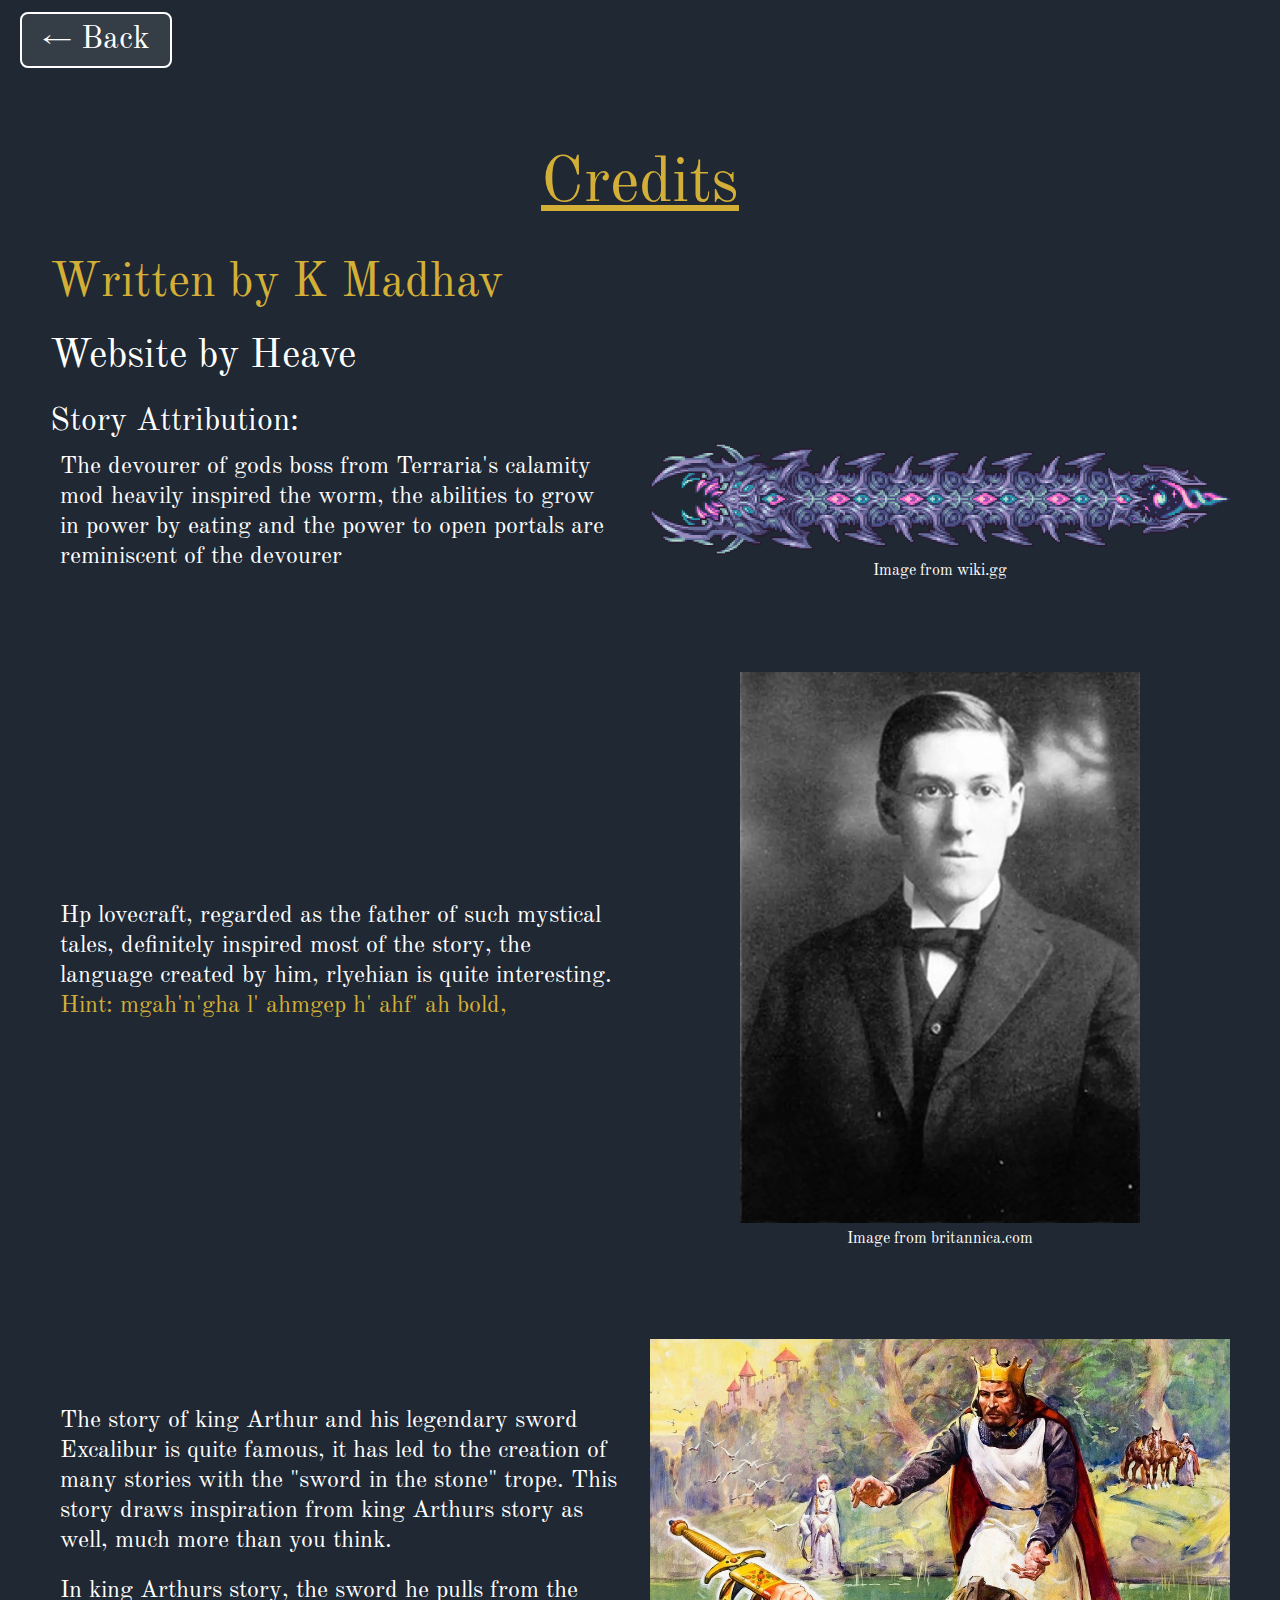
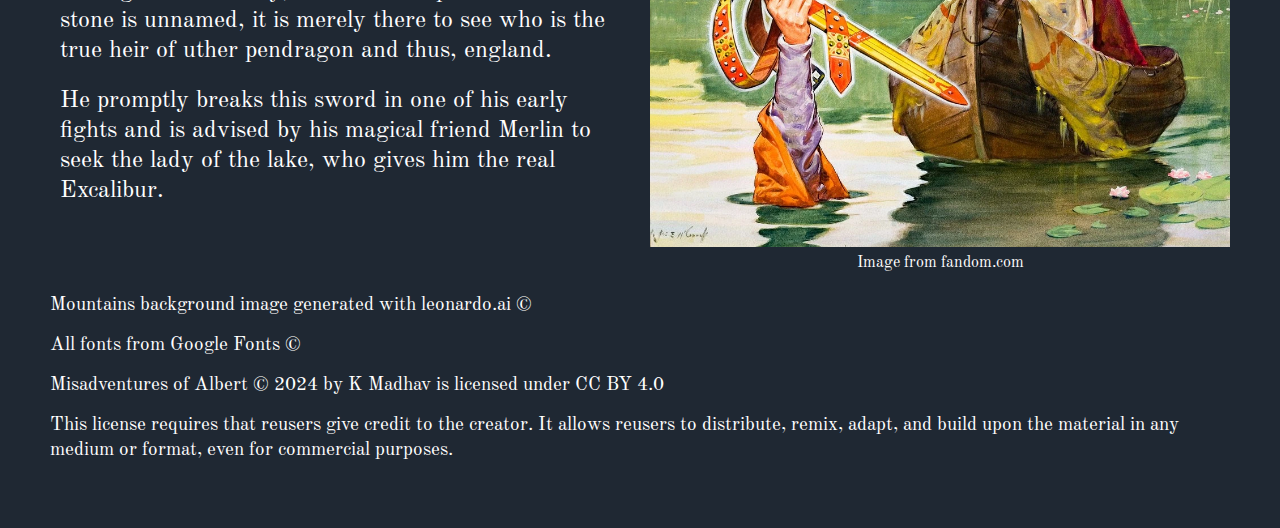
<file: Pages/credits.html>
<!DOCTYPE html>
<html lang="en">
<head>
	<meta charset="UTF-8">
	<meta name="viewport" content="width=device-width, initial-scale=1.0, user-scalable=no">
	<title>Credits | MAOA</title>
	<link rel="stylesheet" href="../CSS/credits.css">
	<link rel="stylesheet" href="../CSS/global.css">
</head>
<body>
    <a href="../index.html" class="back-button">← Back</a>
	<div class="wrapper">
		<h1>Credits</h1>
		<h2>Written by K Madhav</h2>
		<h3>Website by Heave</h3>
		<h4>Story Attribution:</h4>
		<div class="terraria">
			<div class="left">
				<p>The devourer of gods boss from Terraria's calamity mod heavily inspired the worm, the abilities to grow in power by eating and the power to open portals are reminiscent of the devourer</p>
			</div>
			<div class="right">
				<img src="../Assets/Images/Devour.png" alt="Image of Devourer of God Boss from Terraria Calamity Mod">
				<p>Image from <a href="https://calamitymod.wiki.gg/wiki/The_Devourer_of_Gods" target="_blank" rel="noopener noreferrer">wiki.gg</a></p>
			</div>
		</div>
		<br>
		<div class="lovecraft">
			<div class="left">
				<p>Hp lovecraft, regarded as the father of such mystical tales, definitely inspired most of the story, the language created by him, rlyehian is quite interesting.</p>
				<p class="hint">Hint: mgah'n'gha l' ahmgep h' ahf' ah bold,</p>
			</div>
			<div class="right">
				<img src="../Assets/Images/HP-Lovecraft.jpg" alt="Image of HP Lovecraft">
				<p>Image from <a href="https://www.britannica.com/biography/H-P-Lovecraft" target="_blank" rel="noopener noreferrer">britannica.com</a></p>
			</div>
		</div>
		<br>
		<div class="arthur">
			<div class="left">
				<p>The story of king Arthur and his legendary sword Excalibur is quite famous, it has led to the creation of many stories with the "sword in the stone" trope. This story draws inspiration from king Arthurs story as well, much more than you think.</p><br>
				<p>In king Arthurs story, the sword he pulls from the stone is unnamed, it is merely there to see who is the true heir of uther pendragon and thus, england.</p><br>
				<p>He promptly breaks this sword in one of his early fights and is advised by his magical friend Merlin to seek the lady of the lake, who gives him the real Excalibur.</p>
			</div>
			<div class="right">
				<img src="../Assets/Images/Arthur.jpg" alt="Image of Lady of the lake giving the Excalibur to King Arthur">
				<p>Image from <a href="https://kingarthur.fandom.com/wiki/Excalibur" target="_blank" rel="noopener noreferrer">fandom.com</a></p>
			</div>
		</div>
		<p class="cr">Mountains background image generated with leonardo.ai ©</p>
		<p class="cr">All fonts from Google Fonts ©</p>
		<p class="cr">Misadventures of Albert © 2024 by K Madhav is licensed under CC BY 4.0</p>
		<p class="cr">This license requires that reusers give credit to the creator. It allows reusers to distribute, remix, adapt, and build upon the material in any medium or format, even for commercial purposes.</p>
	</div>
</body>
</html>
</file>
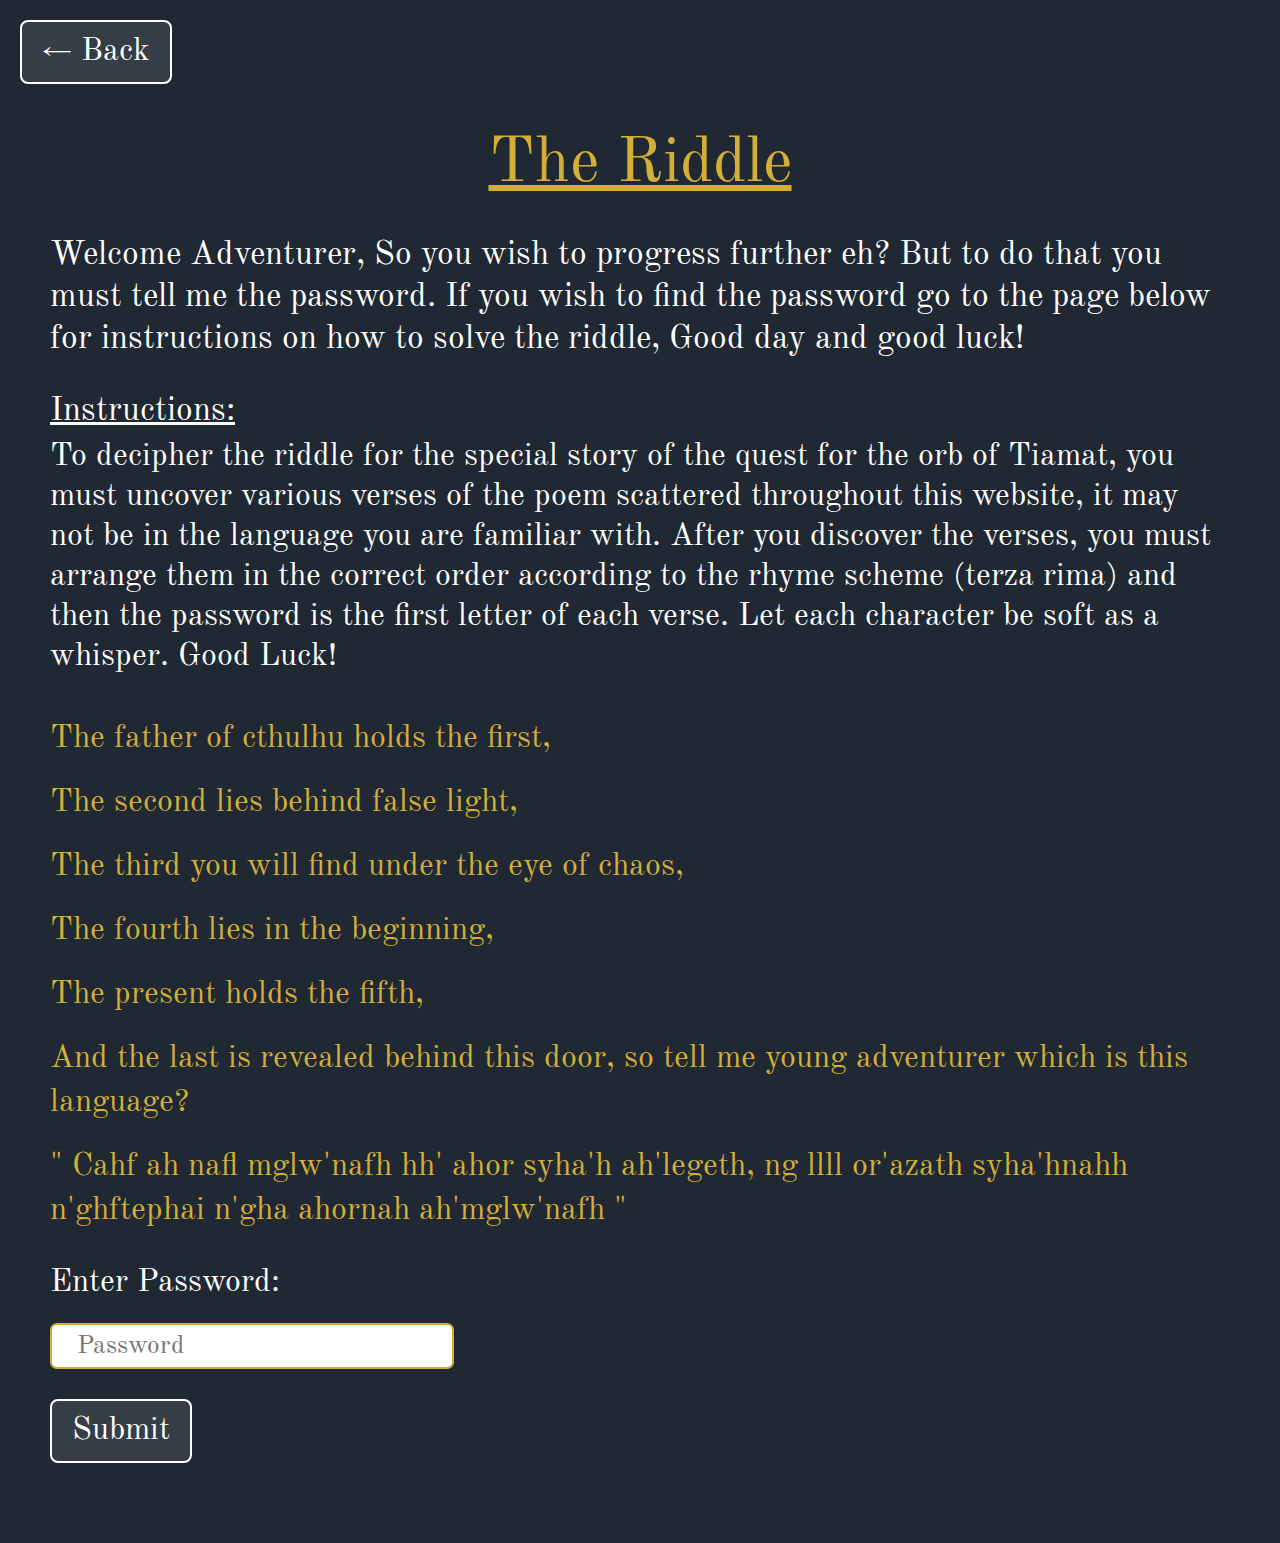
<file: Pages/riddle.html>
<!DOCTYPE html>
<html lang="en">
<head>
	<meta charset="UTF-8">
	<meta name="viewport" content="width=device-width, initial-scale=1.0, user-scalable=no">
	<title>The Riddle | MAOA</title>
	<link rel="stylesheet" href="../CSS/riddle.css">
	<link rel="stylesheet" href="../CSS/global.css">
</head>
<body>
	<a href="../index.html" class="back-button">← Back</a>
	<div class="wrapper">
		<div class="heading">The Riddle</div>
		<h1>Welcome Adventurer, So you wish to progress further eh? But to do that you must tell me the password. If you wish to find the password go to the page below for instructions on how to solve the riddle, Good day and good luck!</h1>
		<h1>Instructions:</h1>
		<h2>To decipher the riddle for the special story of the quest for the orb of Tiamat, you must uncover various verses of the poem scattered throughout this website, it may not be in the language you are familiar with. After you discover the verses, you must arrange them in the correct order according to the rhyme scheme (terza rima) and then the password is the first letter of each verse. Let each character be soft as a whisper. Good Luck!</h2>
		<br><h3>The father of cthulhu holds the first,</h3>
		<br><h3>The second lies behind false light,</h3>
		<br><h3>The third you will find under the eye of chaos,</h3>
		<br><h3>The fourth lies in the beginning,</h3>
		<br><h3>The present holds the fifth,</h3>
		<br><h3>And the last is revealed behind this door, so tell me young adventurer which is this language?</h3>
		<br><h3>" Cahf ah nafl mglw'nafh hh' ahor syha'h ah'legeth, ng llll or'azath syha'hnahh n'ghftephai n'gha ahornah ah'mglw'nafh "</h3>
		<h2 class="password">Enter Password:</h2>
		<input id="password" placeholder="Password" required>
        <br />
        <button onclick="checkPassword()" class="form">Submit</button>
        <p id="errorMsg"></p>

		<script>
            function hashPassword(password) {
                return btoa(password);
            }
        
            function checkPassword() {
                const password = document.getElementById("password").value;
                const hashedPassword = hashPassword(password);
                const correctHashedPassword = "dmVyZ2ls";
                if (hashedPassword === correctHashedPassword) {
                    window.location.href = "rluh.html";
                } else {
                    document.getElementById("errorMsg").textContent = "Uh-oh! That password's not quite right. Give it another shot, and you might just find the hidden part!";
                }
            }
        </script>
	</div>
</body>
</html>
</file>
<file: style.css>
:root{
    --text: #ADD8E6;
    --button: #232B2B;
    overflow: auto;
}
*{
    color: var(--text);
    text-decoration: none;
    list-style-type: none;
    font-family: Helvetica, Arial, sans-serif;
}
body{
    background-color: #000;
}
div.episode p span.cd{
    font-family: Caesar, Helvetica, Arial, sans-serif;
    text-transform: uppercase;
    color: white;
}
div.episode p .md-sh, div.episode p.md-sh{
    color: white;
    font-family: MS, Helvetica, Arial, sans-serif;
}
@font-face {
    font-family: Caesar;
    src: url(./Fonts/CaesarDressing.ttf);
}
@font-face {
    font-family: Canterbury;
    src: url(./Fonts/Canterbury.ttf);
}
@font-face {
    font-family: MS;
    src: url(./Fonts/MedievalSharp.ttf);
}
::-webkit-scrollbar {
    width: 3px;
}
::-webkit-scrollbar-track {
    -webkit-box-shadow: inset 0 0 12px rgba(255, 255, 255, 0.3); 
    -webkit-border-radius: 10px;
    border-radius: 10px;
}
::-webkit-scrollbar-thumb {
    -webkit-border-radius: 10px;
    border-radius: 10px;
    background: var(--text); 
    -webkit-box-shadow: inset 0 0 6px rgba(0,0,0,0.5); 
}
::-webkit-scrollbar-thumb:window-inactive {
	background: rgba(255,0,0,0.4); 
}
::webkit-scrollbar:horizontal{
    background: transparent;
    box-shadow: none;
    height: 0;
}
/* SWAL */
/* Custom styles for SweetAlert2 */
.custom-popup {
    background-color: #232B2B;
    border-radius: 12px;
    box-shadow: 0 0 10px rgba(0, 0, 0, 0.4);
}

.custom-title {
    color: #ADD8E6;
    font-family: Caesar, Helvetica, Arial, sans-serif;
    font-size: 2rem;
    font-weight: bold;
}

.custom-content {
    color: #ADD8E6;
    font-family: Caesar, Helvetica, Arial, sans-serif;
    font-size: 1.25rem;
}
.custom-icon{
    width: 50px;
    height: 50px;
}
.custom-confirm-button {
    background-color: #000;
    color: #ADD8E6;
    border-radius: 12px;
    padding: 10px 20px;
    font-family: Caesar, Helvetica, Arial, sans-serif;
    font-size: 1rem;
    border: none;
}

.custom-confirm-button:hover {
    background-color: #ADD8E6;
    color: #000;
}
.animate__animated{
    --animate-duration: 0.75s;
}
/* BACK */
button{
    width: 500px;
    padding: 30px;    
    background-color: var(--button);
    border: none;
    border-radius: 12px;
    font-family: Caesar ,Arial, Helvetica, sans-serif;
    font-size: 4vw;
    cursor: pointer;
    transition: 0.4s;
}
button:hover, button:active{
    background-color: #000;
    text-shadow: 0 0 2px #fff, 0 0 2px #fff;
}


/* INDEX.HTML */
header{
    border-bottom: 2px solid var(--text);
    padding: 0 30px;
    height: auto;
    width: 100%;
}
header h1{
    font-size: 52px;   
    font-family:Canterbury, Arial, Helvetica, sans-serif;
}
div.body{
    margin-top: 30px;
    display: flex;
    width: 100%;
    padding: 0 30px;
    align-content: center;
}
div.body div.left{
    display: flex;
    flex-direction: row;
    width: 50%;
}
div.body div.left img{
    border-radius: 33px;
    height: 92%;
    box-shadow: 0px 0px 30px rgba(255, 255, 255, 0.5);
}
div.body div.left img:nth-child(1){
    margin-right: 50px;
}
div.body div.right{
    padding: 0 30px;
    display: flex;
    flex-direction: column;
    width: 50%;
    align-items: center;
}
div.body div.right a {
    margin: 35px 25px;
}


/* OTHERS */
body.outB , body.outBE{
    width: 1465px;
}

header.out, header.outE {
    padding: 30px 30px;
    display: flex;
    justify-content: space-between;
}

header.out a , header.outE a{
    cursor: pointer;
    font-size: 4vw;
    font-family: Canterbury, Arial, Helvetica, sans-serif;
    transition: 5s;
    position: relative;
    color: var(--text);
    text-decoration: none;
}
header.out a.un::before ,header.outE a.un::before {
    content: "";
    position: absolute;
    display: block;
    width: 100%;
    height: 2px;
    bottom: 0;
    left: 0;
    background-color: var(--text);
    transform: scaleX(0);
    transition: transform 0.5s ease;
}

header.out a.un:hover::before, header.outE a.un:hover::before {
    transform: scaleX(1);
}
div.container ul{
    display: flex;
    flex-direction: column;
    align-items: center;
}
div.container ul li a button{
    margin-top: 7px;
}
div.episode{
    padding: 0 30px;
}
div.episode h1{
    font-family: Caesar ,Arial, Helvetica, sans-serif;
    font-size: 50px;
    text-align: center;
    text-decoration: underline;
    color: white;
}
div.episode p{
    font-size: 25px;
    font-family: sans-serif, Arial, Helvetica;
    color: white;
    text-align: justify;
}
div.credit{
    padding: 0 30px;
    font-family: Helvetica, Arial, sans-serif;
    color: #fff;
    overflow-x: hidden;
}
div.credit h1.big{
    padding-bottom: 25px;
    font-size: 35px;
}
div.credit h1{
    font-size: 30px;
}
div.credit h2{
    font-size: 30px;
}
footer{
    padding: 0 30px;
}
footer h3, footer p, footer span, footer a, footer p, footer span, footer a{
    font-size: 20px;
    color: #fff;
}
div.riddle h2{
    font-family: Caesar ,Arial, Helvetica, sans-serif;
    font-size: 2vw;
}
div.riddle p#errorMsg{
    font-size: 1.5vw;
    color: red;
    font-family: Caesar ,Arial, Helvetica, sans-serif;
}
button.form{
    font-size: 40px;
    padding: 0;
    width: 150px;
    margin: 25px 0px;
}
input{
    padding: 5px 25px;
    border: 2px solid var(--text);
    border-radius: 7px;
    font-size: 2vw;
}
div.riddle div.container button{
    font-size: 2vw;
}
::placeholder{
    font-family: Caesar ,Arial, Helvetica, sans-serif;
}

/* MEDIA QUERIES */
@media only screen and (max-width: 1000px) {
    header{
        text-align: center;
    }
    div.body{
        flex-direction: column-reverse;
        padding: 1px 40px;
    }
    div.body div.left{
        flex-direction: column;
        margin: auto;
    }
    div.body div.left img{
        height: 200%;
    }
    div.body div.left img{
        margin-bottom: 75px;
        margin-right: 0px;
    }
    div.body div.right{
        padding: 0px 190px;
        margin: auto;
    }
    div.body div.right a button{
        width: 700px;
    }
    body.outBE{
        width: 100%;
    }
    header.out{
        width: 95%;
    }
    div.riddle h2{
        font-size: 4vw;
    }
    div.riddle div.container button{
        font-size: 3vw;
    }
    div.riddle p#errorMsg{
        font-size: 3.5vw;
    }
    button.form{
        font-size: 60px;
        width: 175px;
    }
    input{
        font-size: 4vw;
    }
  }
@media only screen and (max-width: 750px){
    div.body div.right a button{
        width: 600px;
    }
    header.outE a{
        font-size: 5vw;
    }
    header.out a{
        font-size: 10vw;
    }
    div.episode h1{
        font-size: 50px;
    }
    div.episode p{
        font-size: 30px;
    }
    div.container ul li a button{
        font-size: 7vw;
    }
    div.credit h1.big{
        font-size: 50px;
    }
    div.credit h1{
        font-size: 40px;
    }
    div.credit h2{
        font-size: 35px;
    }
    footer h3, footer p, footer span, footer a, footer p, footer span, footer a{
        font-size: 30px;
    }
    div.riddle h2{
        font-size: 7vw;
    }
    div.riddle p#errorMsg{
        font-size: 6.5vw;
    }
    button.form{
        font-size: 70px;
        width: 200px;
    }
    input{
        font-size: 7vw;
    }
}
@media only screen and (max-width: 600px){
    div.body div.right a button{
        font-size: 6vw;
    }
    header.outE a{
        font-size: 7vw;
    }
    header.out a{
        font-size: 13vw;
    }
    div.episode h1{
        font-size: 60px;
    }
    div.episode p{
        font-size: 40px;
    }
    div.container ul li a button{
        font-size: 10vw;
    }
    div.credit h1.big{
        font-size: 55px;
    }
    div.credit h1{
        font-size: 45px;
    }
    div.credit h2{
        font-size: 40px;
    }
    footer h3, footer p, footer span, footer a{
        font-size: 35px;
    }
    div.riddle h2{
        font-size: 9vw;
    }
    div.riddle p#errorMsg{
        font-size: 8.5vw;
    }
    button.form{
        font-size: 80px;
        width: 225px;
    }
    input{
        font-size: 8vw;
    }
}
@media only screen and (max-width: 500px){
    header{
        width: 510px;
    }
    header h1{
        font-size: 55px;
        text-wrap: wrap;
    }
    body{
        width: 300px;
    }
    div.body div.right a button{
        width: 400px;
    }
    div.body div.left{
        margin: 40px;
    }
    div.body div.left img{
        width: 300%;
    }
    div.body div.right a button{
        font-size: 10vw;
    }
    header.outE a{
        font-size: 9vw;
    }
    div.container ul li{
        margin: auto;
    }
    header.out a{
        font-size: 20vw;
    }
    div.episode h1{
        font-size: 75px;
    }
    div.episode p{
        font-size: 55px;
    }
    div.container ul li a button{
        font-size: 15vw;
    }
    div.credit h1.big{
        font-size: 60px;
    }
    div.credit h1{
        font-size: 50px;
    }
    div.credit h2{
        font-size: 45px;
    }
    footer h3, footer p, footer span, footer a{
        font-size: 40px;
    }
    div.riddle h2{
        font-size: 15vw;
    }
    div.riddle div.container button{
        font-size: 15vw;
    }
    div.riddle p#errorMsg{
        font-size: 13vw;
    }
    button.form{
        font-size: 17vw;
        width: 300px;
    }
    input{
        font-size: 12vw;
    }
}
@media only screen and (max-width: 450px){
    header h1{
        font-size: 60px;
    }
    div.body div.right a button{
        font-size: 13vw;
    }
    div.body div.left img{
        width: 350%;
    }
    div.body div.left{
        margin: 0;
    }
    div.body{
        padding: 0 20px;
    }
    header.outE a{
        font-size: 20vw;
    }
    header.outE{
        width: 200%;
    }
    body.outBE div.container ul li{
        margin-left: 150px;
    }
    header.out{
        width: 95%;
    }
    header.out a{
        font-size: 30vw;
    }
    div.episode{
        width: 95%;
    }
    div.episode h1{
        font-size: 80px;
    }
    div.episode p{
        font-size: 60px;
    }
    div.container ul li{
        margin-left: 400px;
    }
    div.container ul li a button{
        font-size: 20vw;
    }
    div.credit h1.big{
        font-size: 100px;
    }
    div.credit h1{
        font-size: 90px;
    }
    div.credit h2{
        font-size: 75px;
    }
    footer h3, footer p, footer span, footer a{
        font-size: 70px;
    }
    div.riddle h2, div.riddle h1{
        font-size: 18vw;
    }
    div.riddle p#errorMsg{
        font-size: 16vw;
    }
    div.riddle div.container button{
        font-size: 18vw;
    }
    button.form{
        font-size: 20vw;
        width: 300px;
    }
    input{
        font-size: 15vw;
    }
}
</file>
<file: CSS/chapter.css>
@font-face {
	font-family: 'MedievalSharp';
	src: url('/Assets/Font/MedievalSharp.ttf') format('truetype');
	font-weight: normal;
	font-style: normal;
  }
@font-face {
	font-family: 'CaesarDressing';
	src: url('/Assets/Font/CaesarDressing.ttf') format('truetype');
	font-weight: normal;
	font-style: normal;
  }
.back-button
{
	position: relative !important;
}
body 
{
    color: #ffffff;
    margin: 0;
    padding: 20px;
    line-height: 1.6;
}
h1 
{
    text-align: center;
    font-size: clamp(2rem, 9vw, 4rem);
    margin-bottom: 30px;
    text-decoration: underline;
	color: #d4af37;
    margin-top: 40px;
}
p 
{
    font-size: clamp(1.25rem, 2vw, 1.5rem);
    line-height: clamp(1.8rem, 4vw, 2.5rem);
	margin-bottom: 15px;
}
p a:hover
{
    color: #d4af37;
}
article 
{
    max-width: 800px;
    margin: 0 auto;
    display: flex;
    flex-wrap: wrap;
}
h2
{
    width: 70%;
    margin: 0 auto;
}
h2 a, h2 {
	display: block;
	height: 100%;
	font-size: clamp(1.5rem, 6vw, 3rem);
	color: #d4af37;
	transition: 0.3s;
    text-align: center;
    border: 2px solid white;
    border-radius: 8px;
    text-decoration: none;
    transition: all 0.3s ease;
}
h2:hover
{
    transform: scale(1.2);
}
h2 a:hover {
	color: #ddd;
	text-shadow: 
		0px 0px 5px rgba(212, 175, 55, 0.8),
		0px 0px 10px rgba(212, 175, 55, 0.7),
		0px 0px 15px rgba(212, 175, 55, 0.6);
}
article
{
    margin-bottom: 50px;
}
div.poem p
{
    font-family: MedievalSharp, Verdana, sans-serif;
}
.bold
{
    text-transform: uppercase;
    font-family: CaesarDressing, 'Courier New', Courier, monospace;
}
@media (max-width: 768px) 
{
    p 
	{
        width: 100%;
        float: none;
        text-align: justify;
    }
}
</file>
<file: CSS/global.css>
:root
{
	--db: #1f2833;
}
*
{
	font-family: OST, Arial, Helvetica, sans-serif;
	list-style: none;
	text-decoration: none;
	color: white;
	font-weight: normal;
	font-style: normal;
	margin: 0;
	padding: 0;
	overscroll-behavior: none;
	scrollbar-color: #d4af37 transparent;
	scrollbar-width: thin;
	max-width: 100vw !important;
	box-sizing: border-box;
}
html{
	background-color: var(--db);
	overflow-x: hidden;
	width: 100%;
}
.wrapper {
    padding: clamp(20px, 5vw, 50px);
}
@font-face {
	font-family: 'OST';
	src: url('/Assets/Font/OST-Regular.ttf') format('truetype');
	font-weight: normal;
	font-style: normal;
  }
  
  @font-face {
	font-family: 'OST';
	src: url('/Assets/Font/OST-Bold.ttf') format('truetype');
	font-weight: bold;
	font-style: normal;
  }
  
  @font-face {
	font-family: 'OST';
	src: url('/Assets/Font/OST-Italic.ttf') format('truetype');
	font-weight: normal;
	font-style: italic;
  }
  .italic
  {
	font-style: italic;
  }
  .bold
  {
	font-weight: bold;
  }
  button:hover
  { 
    background: rgba(255, 255, 255, 0.361);
    box-shadow: 0px 0px 10px rgba(255, 255, 255, 0.6);
    transform: scale(1.02);
    color: black;
  }
  button:hover, a:hover
  {
	color: black;
  }
  .scroll-down 
  {
	position: absolute;
    bottom: 5px;
    right: 20px;
    font-size: 3rem;
    color: #ffc400;    
    opacity: 1;
    background-color: transparent;
    user-select: none;
}
button a 
{
    display: block;
    width: 100%; 
    height: 100%;
    text-align: center;
    padding: 30px 0 30px;
}
.back-button 
{
    position: fixed;
    top: 20px;
    left: 20px;
    padding: 10px 20px;
    font-size: clamp(1rem, 5vw, 2rem);
    color: white;
    background: rgba(255, 255, 255, 0.1);
    border: 2px solid white;
    border-radius: 8px;
    text-decoration: none;
    transition: all 0.3s ease;
	
}
.back-button:hover 
{
    background: rgba(255, 255, 255, 0.3);
    box-shadow: 0px 0px 10px rgba(255, 255, 255, 0.6);
}
.hint
{
    color: #d4af37;
}
.swal-custom-btn {
  all: unset;
  padding: 10px 50px;
  background-color: #d4af37;
  color: white;
  border-radius: 4px;
  text-align: center;
  cursor: pointer;
}
.swal-custom-title {
  color: #d4af37 !important;

}
.swal-custom-text
{
  color: #fff !important;
}
.swal-custom-popup
{
  background-color: #1f2833;
}
</file>
<file: CSS/chapters.css>
html
{
	overflow: hidden;
}
.chapter {
	margin-bottom: 50px;
	padding: 15px 25px;
	border: 2px solid #555;
	border-radius: 10px;
	background: rgba(255, 255, 255, 0.05);
	transition: all 0.3s ease;
	position: relative;
	overflow: hidden;
	user-select: none;
}
.chapter:hover::before {
	left: 100%;
}

.chapter:hover {
	transform: scale(1.02);
	box-shadow: 0px 0px 20px rgba(255, 255, 255, 0.8); /* White glow */
}
h1
{
    font-size: clamp(3rem, 9vw, 4rem);
	text-align: center;
	text-decoration: underline;
	margin-bottom: 25px;
	color: #f0c740;
	margin-top: 55px;
}
h2 a, h2 {
	display: block;
	width: 100%;
	height: 100%;
	font-size: clamp(1.5rem, 8vw, 3rem);
	color: #d4af37;
	transition: 0.3s;
}

h2 a:hover {
	color: #ddd;
	text-shadow: 
		0px 0px 5px rgba(212, 175, 55, 0.8),
		0px 0px 10px rgba(212, 175, 55, 0.7),
		0px 0px 15px rgba(212, 175, 55, 0.6);
}

p {
	font-size: clamp(1rem, 6vw, 2rem);
	color: white; /* Keeping your existing color */
}
.upcoming {
	opacity: 0.5;
	pointer-events: none;
	border-color: #888;
}
@media(max-width: 850px)
{
	html
	{
		overflow-y: scroll;
	}
}
</file>
<file: CSS/credits.css>
h1 {
    margin-top: 55px;
    font-size: clamp(2rem, 5vw, 4rem);
    text-align: center;
    color: #d4af37;
    text-decoration: underline;
}

h2 {
    margin-top: 30px;
    font-size: clamp(1.8rem, 4vw, 3rem);
    color: #d4af37;
}

h3 {
    margin-top: 20px;
    font-size: clamp(1.5rem, 3.5vw, 2.5rem);
}

h4 {
    font-size: clamp(1.3rem, 3vw, 2rem);
    margin-top: 20px;
}

.back-button {
    position: relative !important;
    font-size: clamp(1rem, 2.5vw, 1.5rem);
}

.terraria, .lovecraft, .arthur {
    display: flex;
    align-items: center;
    justify-content: space-between;
    margin-bottom: 20px;
    gap: 20px;
    position: relative;
}

.lovecraft, .arthur {
    margin-top: 50px;
}

.lovecraft img {
    width: 80% !important;
    max-width: 400px !important;
}

.arthur img {
    max-width: 600px;
}

.lovecraft img, .arthur img, .terraria img {
    width: 100%;
    height: auto;
    max-width: 500px;
    object-fit: contain;
}

.left {
    width: 50%;
    padding: 10px;
}

.left p {
    font-size: clamp(1rem, 2vw, 1.5rem);
}

.right {
    width: 50%;
    text-align: center;
}

@media (max-width: 768px) {
    .terraria, .lovecraft, .arthur {
        flex-direction: column;
        text-align: center;
        align-items: center;
        flex-wrap: wrap;
    }

    .left, .right {
        width: 100%;
        padding: 10px;
    }

    .left p {
        font-size: clamp(0.9rem, 2.5vw, 1.3rem);
    }

    img {
        max-width: 90%;
    }
}

.cr {
    font-size: clamp(1rem, 1.5vw, 1.5rem);
    margin-bottom: 15px;
}

p a:hover {
    color: #d4af37;
    cursor: pointer;
}
</file>
<file: CSS/riddle.css>
h1
{
	font-size: clamp(1.1rem, 6.1vw, 2.1rem);
	margin-bottom: 30px;
}
h1:nth-child(3)
{
	margin-top: 0;
	margin-bottom: 0;
	text-decoration: underline;
	margin-bottom: 5px;
}
div.heading
{
	text-align: center;
	font-size: clamp(3rem, 9vw, 4rem);
	color: #d4af37;
	text-decoration: underline;
	margin-bottom: 30px;
	margin-top: 75px;	
}
h2
{
	font-size: clamp(1rem, 6vw, 2rem);
	margin-bottom: 20px;
}
h3
{
	font-size: clamp(1rem, 6vw, 2rem);
	color: #d4af37;
	line-height: 2.75rem;
	
}
.back-button
{
	position: absolute !important;
}
.password
{
	margin-top: 30px;
}
input{
    padding: 5px 25px;
    border: 2px solid #d4af37;
    border-radius: 7px;
    font-size: clamp(1.2rem, 2vw, 2rem);
	color: black;
}
button
{
    top: 20px;
    left: 20px;
    padding: 10px 20px;
    font-size: clamp(1rem, 5vw, 2rem);
    color: white;
    background: rgba(255, 255, 255, 0.1);
    border: 2px solid white;
    border-radius: 8px;
    text-decoration: none;
    transition: all 0.3s ease;
	margin-top: 30px;
	cursor: pointer;
}
p{
    font-size: clamp(1.25rem, 2vw, 1.5rem);
	margin-top: 30px;
	color: red;
}
</file>
